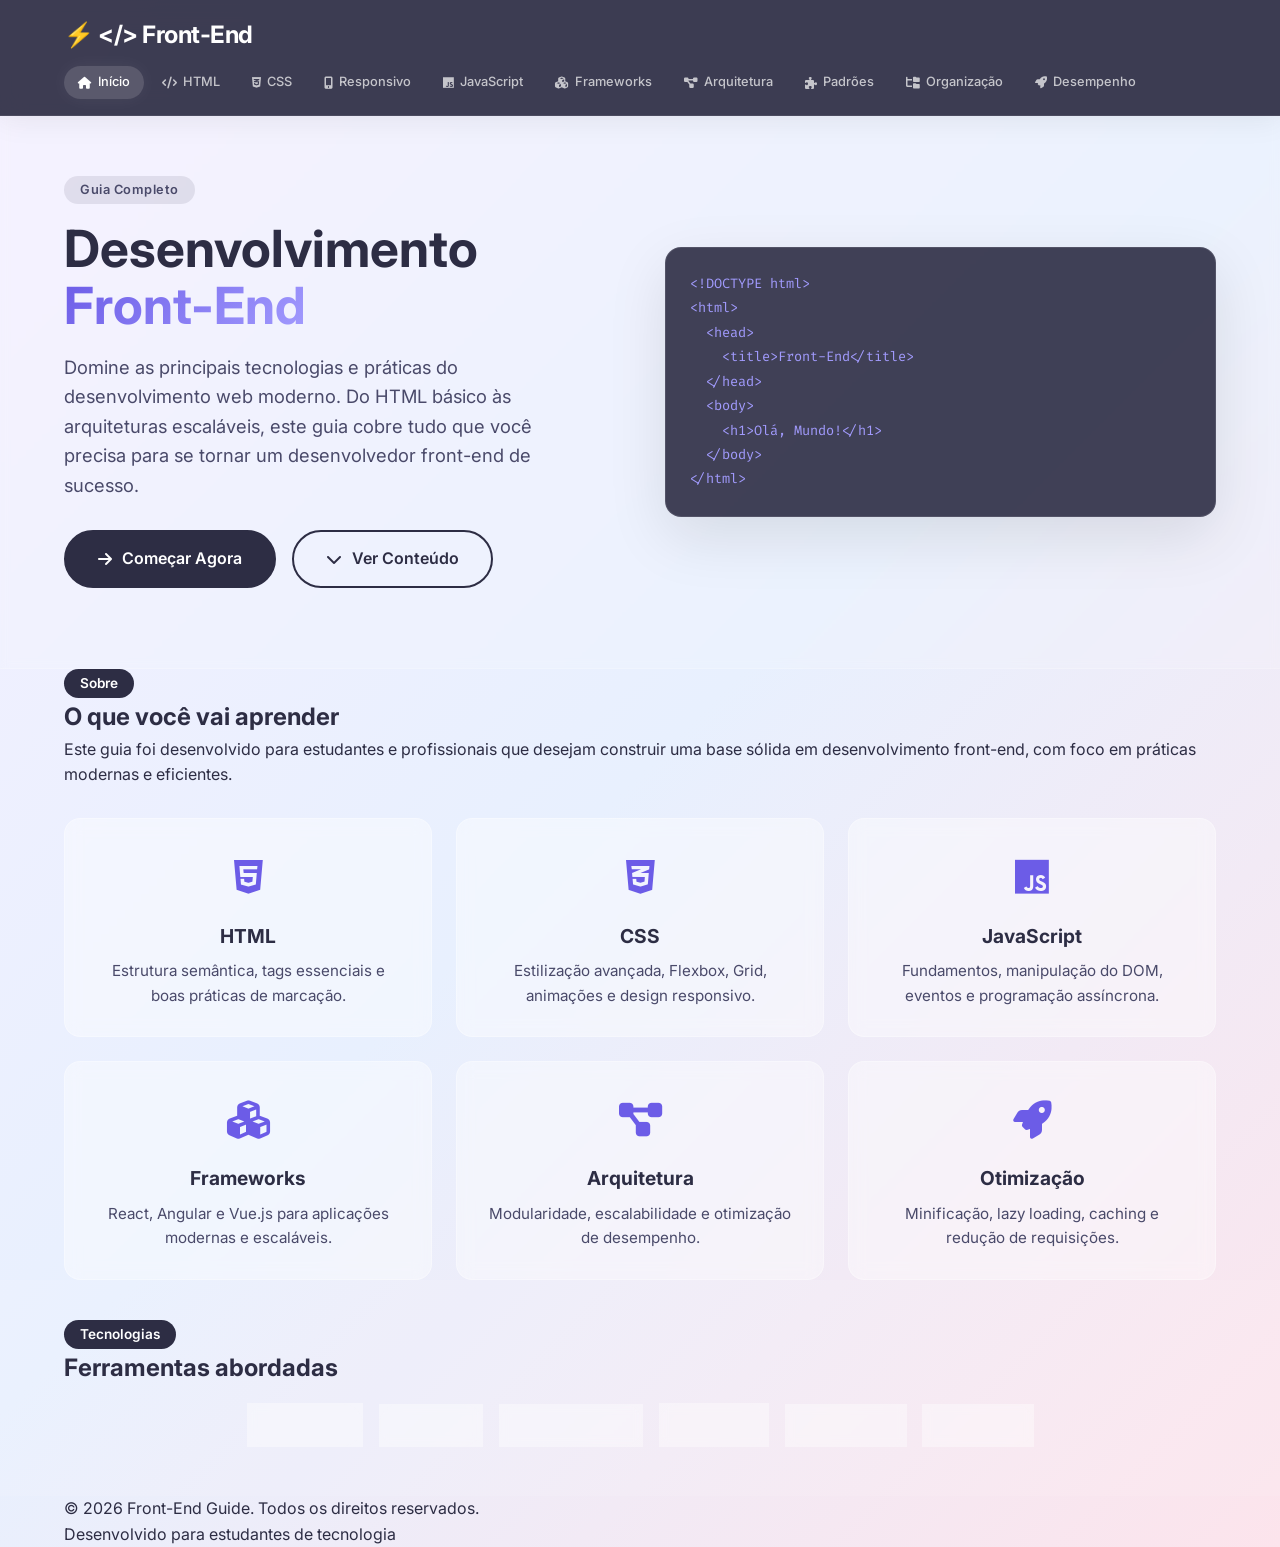
<file: aula1/index.html>
<!DOCTYPE html>
<html lang="pt-BR">
<head>
    <meta charset="UTF-8">
    <meta name="viewport" content="width=device-width, initial-scale=1.0">
    <title>Front-End Guide - Início</title>
    <link rel="stylesheet" href="style.css">
    <link href="https://fonts.googleapis.com/css2?family=Fira+Code:wght@300;400;600;700&family=Inter:wght@300;400;500;600;700&display=swap" rel="stylesheet">
    <link rel="stylesheet" href="https://cdnjs.cloudflare.com/ajax/libs/font-awesome/6.4.0/css/all.min.css">
</head>
<body>

    <!-- ===== HEADER ===== -->
    <header>
        <div class="container header-content">
            <div class="logo">
                <h1>&lt;/&gt; Front-End</h1>
            </div>
            <nav class="main-nav">
                <a href="index.html" class="active"><i class="fas fa-home"></i> Início</a>
                <a href="estrutura-html.html"><i class="fas fa-code"></i> HTML</a>
                <a href="css-avancado.html"><i class="fab fa-css3-alt"></i> CSS</a>
                <a href="responsivo.html"><i class="fas fa-mobile-alt"></i> Responsivo</a>
                <a href="javascript.html"><i class="fab fa-js"></i> JavaScript</a>
                <a href="frameworks.html"><i class="fas fa-cubes"></i> Frameworks</a>
                <a href="arquitetura.html"><i class="fas fa-project-diagram"></i> Arquitetura</a>
                <a href="padroes-projeto.html"><i class="fas fa-puzzle-piece"></i> Padrões</a>
                <a href="organizacao.html"><i class="fas fa-folder-tree"></i> Organização</a>
                <a href="desempenho.html"><i class="fas fa-rocket"></i> Desempenho</a>
            </nav>
        </div>
    </header>

    <!-- ===== HERO ===== -->
    <section class="hero">
        <div class="container hero-content">
            <div class="hero-text">
                <span class="hero-badge">Guia Completo</span>
                <h2>Desenvolvimento <br><span class="highlight-text">Front-End</span></h2>
                <p>
                    Domine as principais tecnologias e práticas do desenvolvimento web moderno.
                    Do HTML básico às arquiteturas escaláveis, este guia cobre tudo que você
                    precisa para se tornar um desenvolvedor front-end de sucesso.
                </p>
                <div class="hero-buttons">
                    <a href="estrutura-html.html" class="btn btn-primary">
                        <i class="fas fa-arrow-right"></i> Começar Agora
                    </a>
                    <a href="#conteudo" class="btn btn-secondary">
                        <i class="fas fa-chevron-down"></i> Ver Conteúdo
                    </a>
                </div>
            </div>
            <div class="hero-image">
                <div class="code-block">
                    <pre><code>&lt;!DOCTYPE html&gt;
&lt;html&gt;
  &lt;head&gt;
    &lt;title&gt;Front-End&lt;/title&gt;
  &lt;/head&gt;
  &lt;body&gt;
    &lt;h1&gt;Olá, Mundo!&lt;/h1&gt;
  &lt;/body&gt;
&lt;/html&gt;</code></pre>
                </div>
            </div>
        </div>
    </section>

    <!-- ===== SEÇÃO: SOBRE O GUIA ===== -->
    <section id="conteudo" class="about-section">
        <div class="container">
            <div class="section-header">
                <span class="badge">Sobre</span>
                <h2>O que você vai aprender</h2>
            </div>
            <p class="section-description">
                Este guia foi desenvolvido para estudantes e profissionais que desejam
                construir uma base sólida em desenvolvimento front-end, com foco em
                práticas modernas e eficientes.
            </p>

            <div class="features-grid">
                <div class="feature-card">
                    <div class="feature-icon"><i class="fab fa-html5"></i></div>
                    <h3>HTML</h3>
                    <p>Estrutura semântica, tags essenciais e boas práticas de marcação.</p>
                </div>
                <div class="feature-card">
                    <div class="feature-icon"><i class="fab fa-css3-alt"></i></div>
                    <h3>CSS</h3>
                    <p>Estilização avançada, Flexbox, Grid, animações e design responsivo.</p>
                </div>
                <div class="feature-card">
                    <div class="feature-icon"><i class="fab fa-js"></i></div>
                    <h3>JavaScript</h3>
                    <p>Fundamentos, manipulação do DOM, eventos e programação assíncrona.</p>
                </div>
                <div class="feature-card">
                    <div class="feature-icon"><i class="fas fa-cubes"></i></div>
                    <h3>Frameworks</h3>
                    <p>React, Angular e Vue.js para aplicações modernas e escaláveis.</p>
                </div>
                <div class="feature-card">
                    <div class="feature-icon"><i class="fas fa-project-diagram"></i></div>
                    <h3>Arquitetura</h3>
                    <p>Modularidade, escalabilidade e otimização de desempenho.</p>
                </div>
                <div class="feature-card">
                    <div class="feature-icon"><i class="fas fa-rocket"></i></div>
                    <h3>Otimização</h3>
                    <p>Minificação, lazy loading, caching e redução de requisições.</p>
                </div>
            </div>
        </div>
    </section>

    <!-- ===== SEÇÃO: TECNOLOGIAS ===== -->
    <section class="tech-stack">
        <div class="container">
            <div class="section-header">
                <span class="badge">Tecnologias</span>
                <h2>Ferramentas abordadas</h2>
            </div>
            <div class="tech-icons">
                <span><i class="fab fa-html5"></i> HTML5</span>
                <span><i class="fab fa-css3-alt"></i> CSS3</span>
                <span><i class="fab fa-js"></i> JavaScript</span>
                <span><i class="fab fa-react"></i> React</span>
                <span><i class="fab fa-angular"></i> Angular</span>
                <span><i class="fab fa-vuejs"></i> Vue.js</span>
            </div>
        </div>
    </section>

    <!-- ===== FOOTER ===== -->
    <footer>
        <div class="container footer-content">
            <p>&copy; 2026 Front-End Guide. Todos os direitos reservados.</p>
            <p class="footer-tag">Desenvolvido para estudantes de tecnologia</p>
        </div>
    </footer>

</body>
</html>
</file>
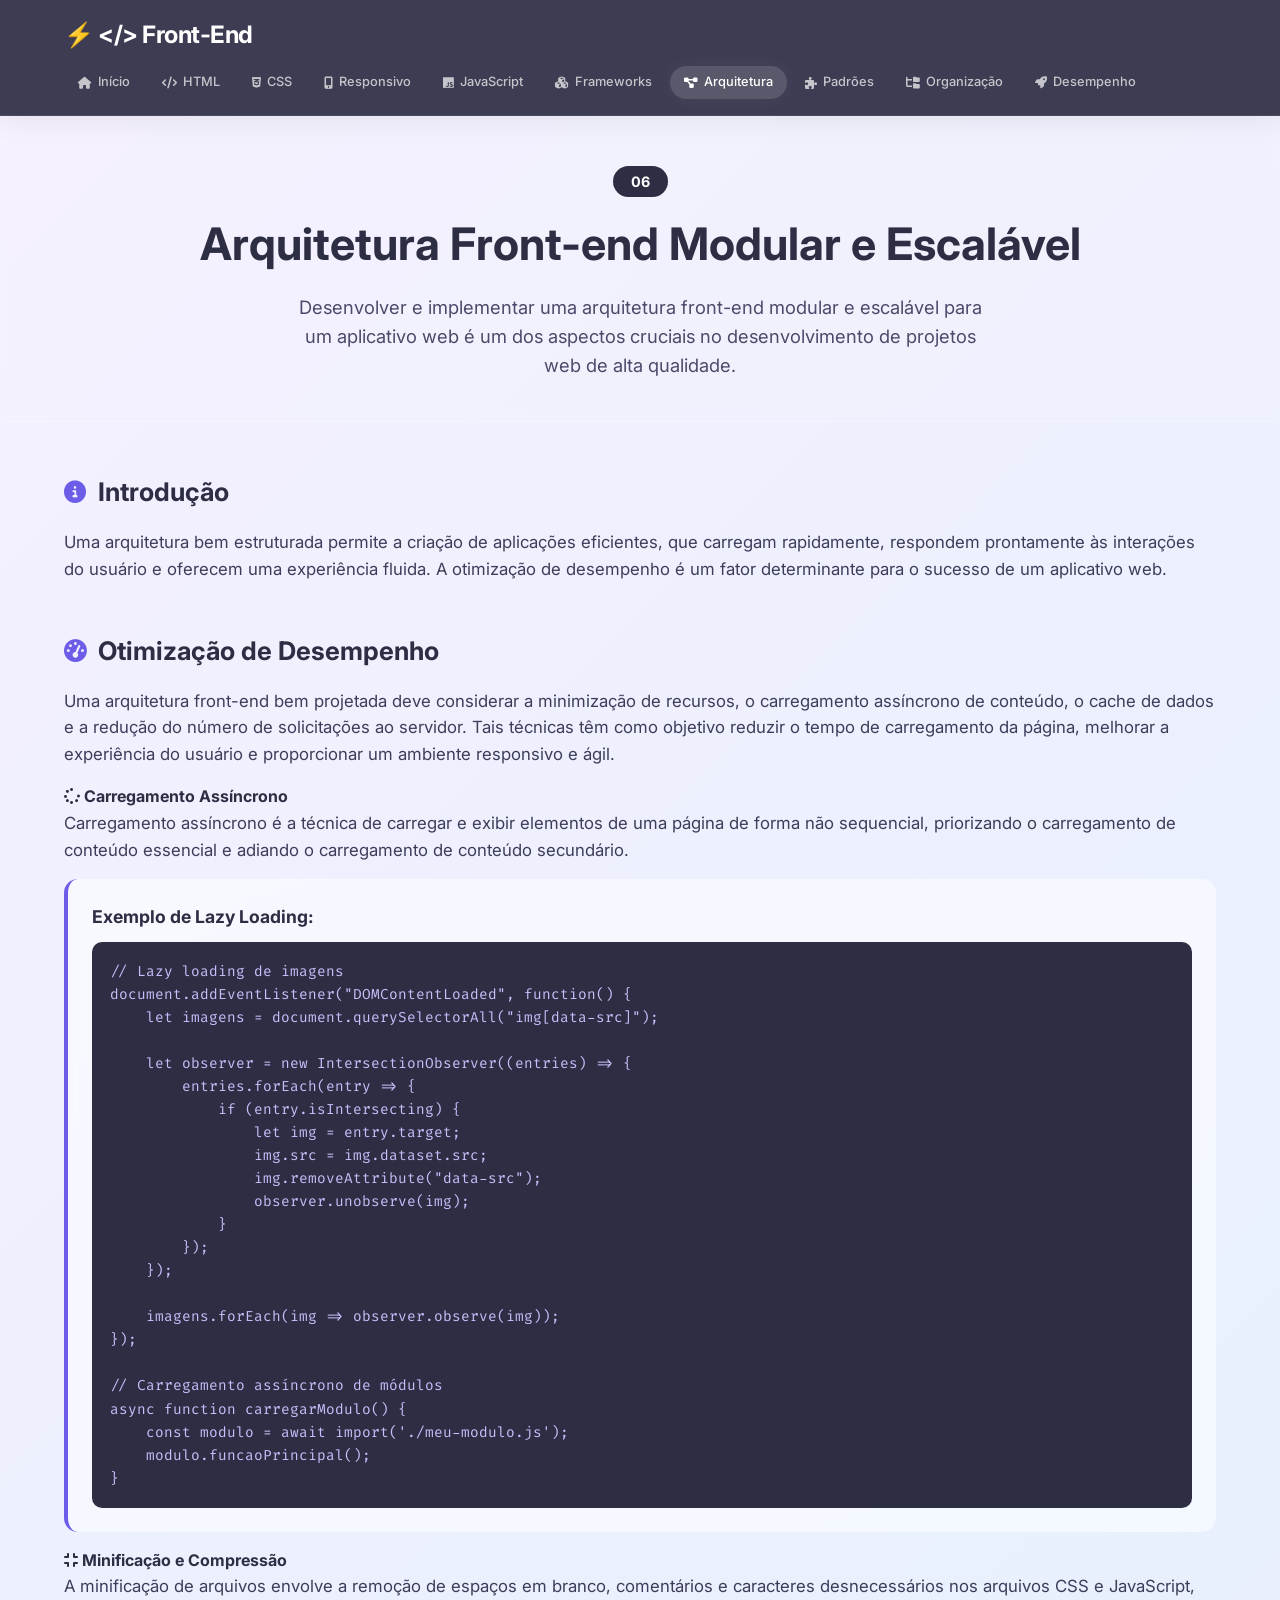
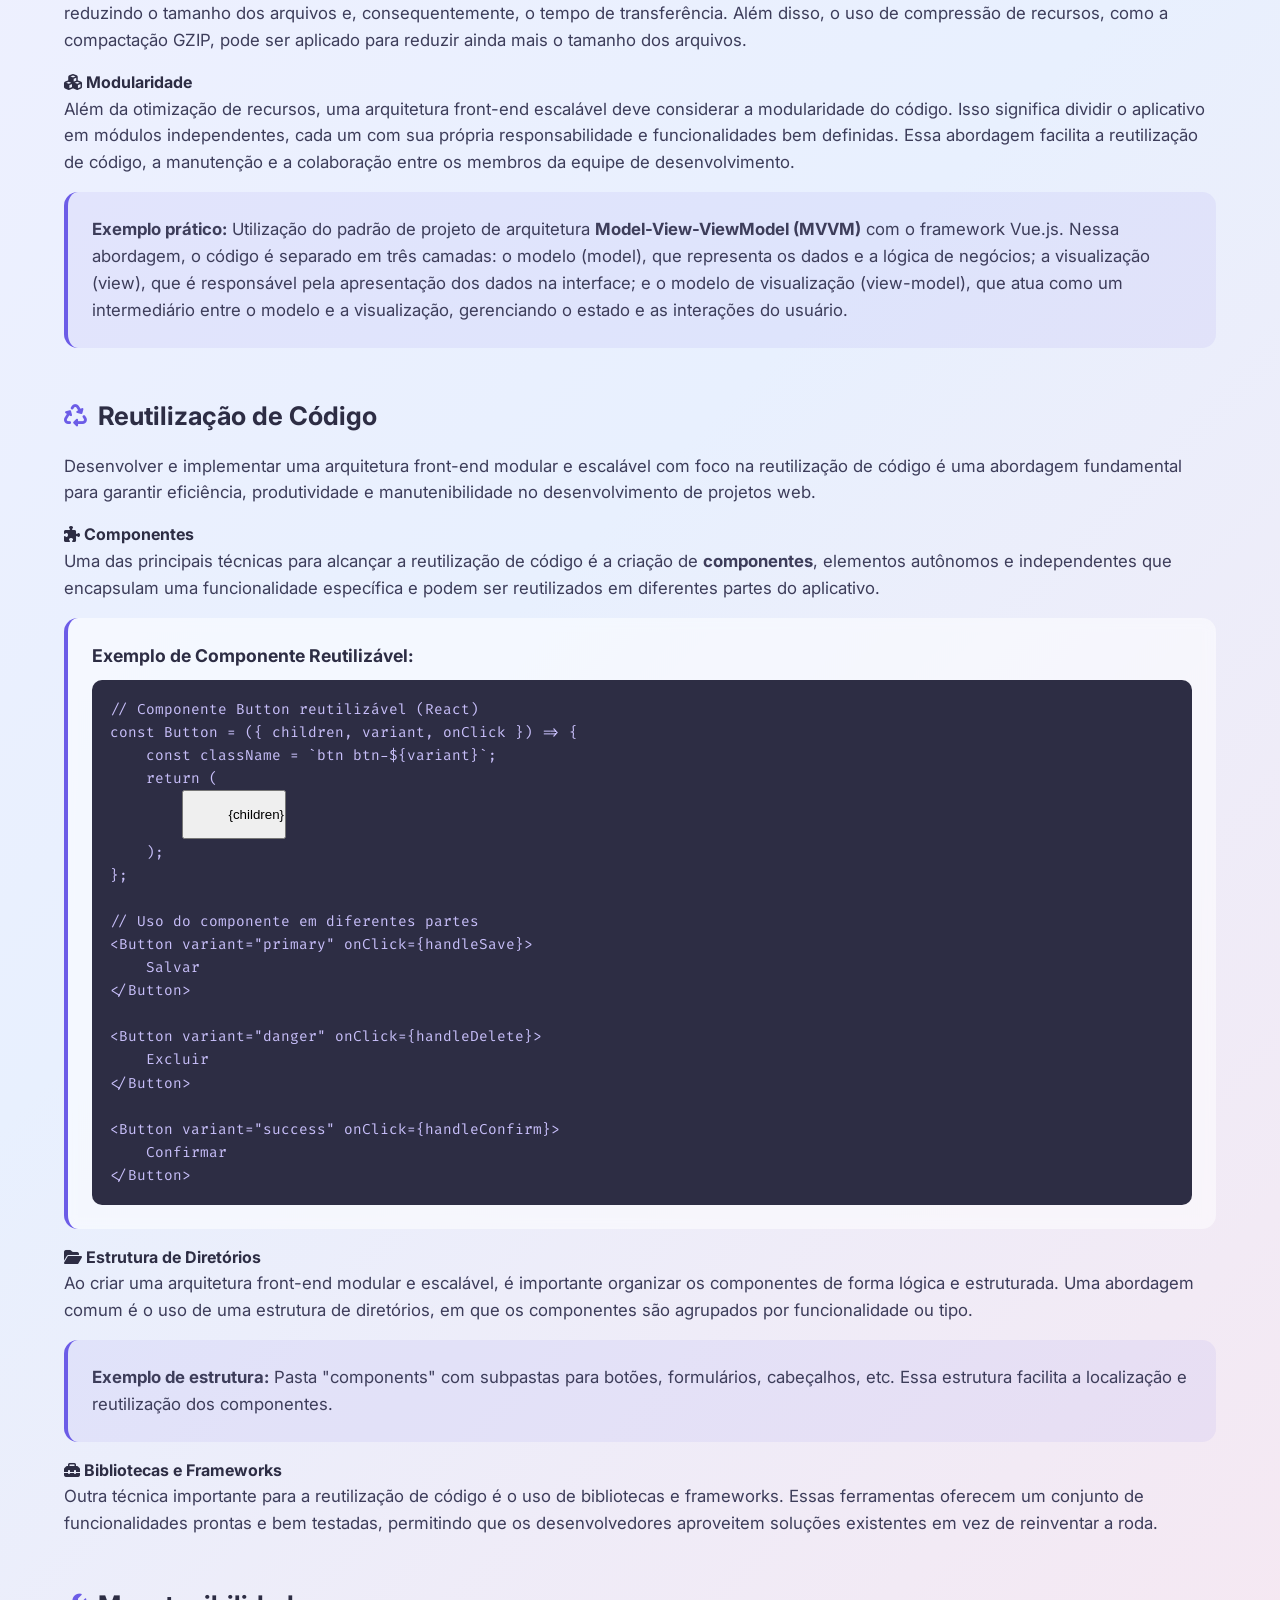
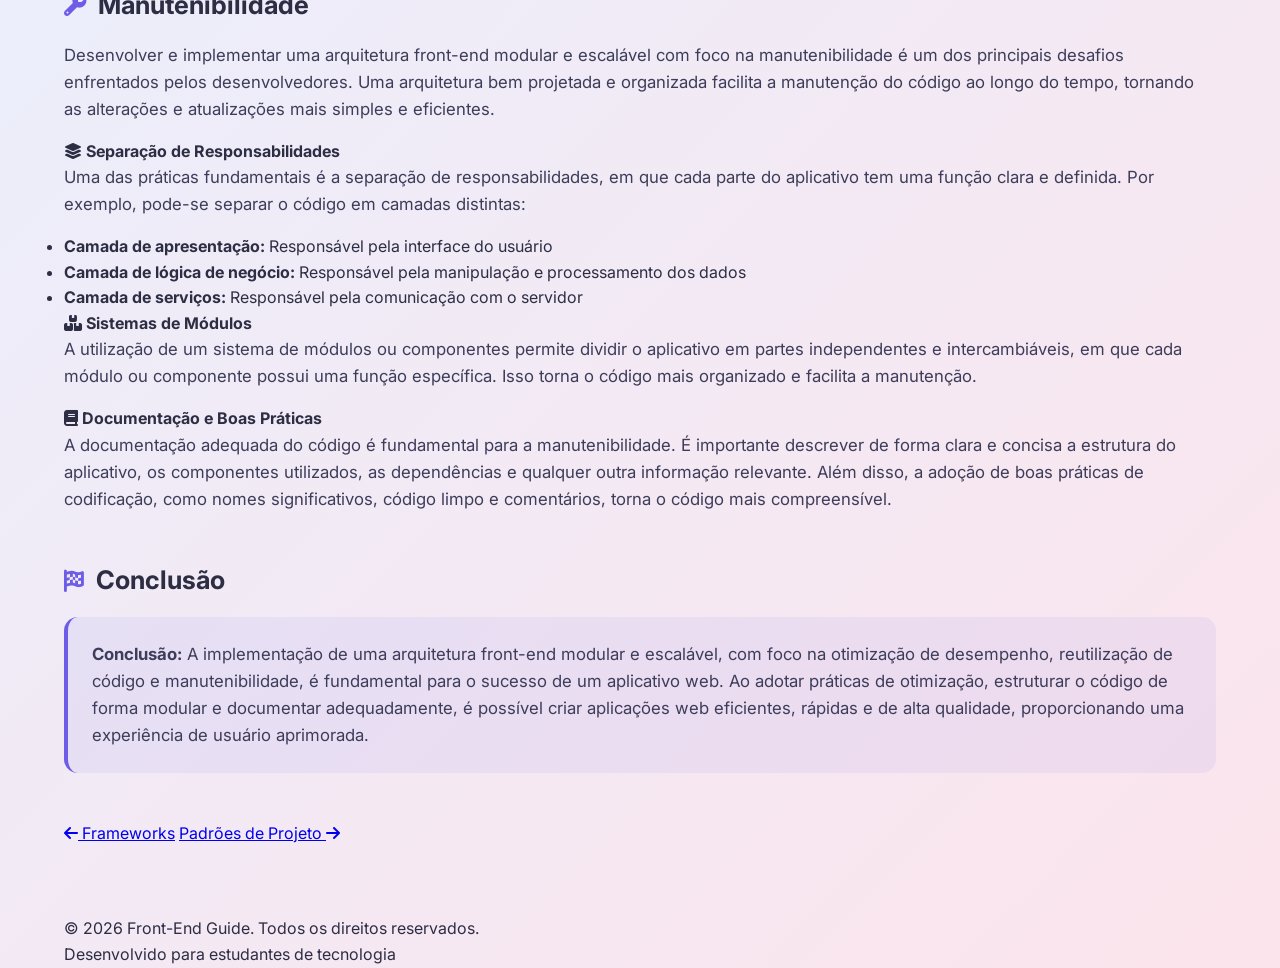
<file: aula1/arquitetura.html>
<!DOCTYPE html>
<html lang="pt-BR">
<head>
    <meta charset="UTF-8">
    <meta name="viewport" content="width=device-width, initial-scale=1.0">
    <title>Arquitetura Front-end - Front-End Guide</title>
    <link rel="stylesheet" href="style.css">
    <link href="https://fonts.googleapis.com/css2?family=Fira+Code:wght@300;400;600;700&family=Inter:wght@300;400;500;600;700&display=swap" rel="stylesheet">
    <link rel="stylesheet" href="https://cdnjs.cloudflare.com/ajax/libs/font-awesome/6.4.0/css/all.min.css">
</head>
<body>

    <!-- ===== HEADER ===== -->
    <header>
        <div class="container header-content">
            <div class="logo">
                <h1>&lt;/&gt; Front-End</h1>
            </div>
            <nav class="main-nav">
                <a href="index.html"><i class="fas fa-home"></i> Início</a>
                <a href="estrutura-html.html"><i class="fas fa-code"></i> HTML</a>
                <a href="css-avancado.html"><i class="fab fa-css3-alt"></i> CSS</a>
                <a href="responsivo.html"><i class="fas fa-mobile-alt"></i> Responsivo</a>
                <a href="javascript.html"><i class="fab fa-js"></i> JavaScript</a>
                <a href="frameworks.html"><i class="fas fa-cubes"></i> Frameworks</a>
                <a href="arquitetura.html" class="active"><i class="fas fa-project-diagram"></i> Arquitetura</a>
                <a href="padroes-projeto.html"><i class="fas fa-puzzle-piece"></i> Padrões</a>
                <a href="organizacao.html"><i class="fas fa-folder-tree"></i> Organização</a>
                <a href="desempenho.html"><i class="fas fa-rocket"></i> Desempenho</a>
            </nav>
        </div>
    </header>

    <!-- ===== HERO ===== -->
    <section class="page-hero">
        <div class="container">
            <span class="badge">06</span>
            <h2>Arquitetura Front-end Modular e Escalável</h2>
            <p>
                Desenvolver e implementar uma arquitetura front-end modular e escalável
                para um aplicativo web é um dos aspectos cruciais no desenvolvimento de
                projetos web de alta qualidade.
            </p>
        </div>
    </section>

    <!-- ===== CONTEÚDO PRINCIPAL ===== -->
    <main class="page-content">
        <div class="container">

            <!-- INTRODUÇÃO -->
            <section class="content-section">
                <h3><i class="fas fa-info-circle"></i> Introdução</h3>
                <p>
                    Uma arquitetura bem estruturada permite a criação de aplicações
                    eficientes, que carregam rapidamente, respondem prontamente às interações
                    do usuário e oferecem uma experiência fluida. A otimização de desempenho
                    é um fator determinante para o sucesso de um aplicativo web.
                </p>
            </section>

            <!-- OTIMIZAÇÃO DE DESEMPENHO -->
            <section class="content-section">
                <h3><i class="fas fa-gauge-high"></i> Otimização de Desempenho</h3>
                <p>
                    Uma arquitetura front-end bem projetada deve considerar a minimização de
                    recursos, o carregamento assíncrono de conteúdo, o cache de dados e a
                    redução do número de solicitações ao servidor. Tais técnicas têm como
                    objetivo reduzir o tempo de carregamento da página, melhorar a experiência
                    do usuário e proporcionar um ambiente responsivo e ágil.
                </p>

                <h4><i class="fas fa-spinner"></i> Carregamento Assíncrono</h4>
                <p>
                    Carregamento assíncrono é a técnica de carregar e exibir elementos de uma
                    página de forma não sequencial, priorizando o carregamento de conteúdo
                    essencial e adiando o carregamento de conteúdo secundário.
                </p>

                <div class="example-box">
                    <h4>Exemplo de Lazy Loading:</h4>
                    <pre><code>// Lazy loading de imagens
document.addEventListener("DOMContentLoaded", function() {
    let imagens = document.querySelectorAll("img[data-src]");

    let observer = new IntersectionObserver((entries) => {
        entries.forEach(entry => {
            if (entry.isIntersecting) {
                let img = entry.target;
                img.src = img.dataset.src;
                img.removeAttribute("data-src");
                observer.unobserve(img);
            }
        });
    });

    imagens.forEach(img => observer.observe(img));
});

// Carregamento assíncrono de módulos
async function carregarModulo() {
    const modulo = await import('./meu-modulo.js');
    modulo.funcaoPrincipal();
}</code></pre>
                </div>

                <h4><i class="fas fa-compress"></i> Minificação e Compressão</h4>
                <p>
                    A minificação de arquivos envolve a remoção de espaços em branco,
                    comentários e caracteres desnecessários nos arquivos CSS e JavaScript,
                    reduzindo o tamanho dos arquivos e, consequentemente, o tempo de
                    transferência. Além disso, o uso de compressão de recursos, como a
                    compactação GZIP, pode ser aplicado para reduzir ainda mais o tamanho
                    dos arquivos.
                </p>

                <h4><i class="fas fa-cubes"></i> Modularidade</h4>
                <p>
                    Além da otimização de recursos, uma arquitetura front-end escalável deve
                    considerar a modularidade do código. Isso significa dividir o aplicativo
                    em módulos independentes, cada um com sua própria responsabilidade e
                    funcionalidades bem definidas. Essa abordagem facilita a reutilização de
                    código, a manutenção e a colaboração entre os membros da equipe de
                    desenvolvimento.
                </p>

                <div class="highlight-box">
                    <p>
                        <strong>Exemplo prático:</strong> Utilização do padrão de projeto de
                        arquitetura <strong>Model-View-ViewModel (MVVM)</strong> com o framework
                        Vue.js. Nessa abordagem, o código é separado em três camadas:
                        o modelo (model), que representa os dados e a lógica de negócios;
                        a visualização (view), que é responsável pela apresentação dos dados
                        na interface; e o modelo de visualização (view-model), que atua como
                        um intermediário entre o modelo e a visualização, gerenciando o estado
                        e as interações do usuário.
                    </p>
                </div>
            </section>

            <!-- REUTILIZAÇÃO DE CÓDIGO -->
            <section class="content-section">
                <h3><i class="fas fa-recycle"></i> Reutilização de Código</h3>
                <p>
                    Desenvolver e implementar uma arquitetura front-end modular e escalável
                    com foco na reutilização de código é uma abordagem fundamental para
                    garantir eficiência, produtividade e manutenibilidade no desenvolvimento
                    de projetos web.
                </p>

                <h4><i class="fas fa-puzzle-piece"></i> Componentes</h4>
                <p>
                    Uma das principais técnicas para alcançar a reutilização de código é a
                    criação de <strong>componentes</strong>, elementos autônomos e
                    independentes que encapsulam uma funcionalidade específica e podem ser
                    reutilizados em diferentes partes do aplicativo.
                </p>

                <div class="example-box">
                    <h4>Exemplo de Componente Reutilizável:</h4>
                    <pre><code>// Componente Button reutilizável (React)
const Button = ({ children, variant, onClick }) => {
    const className = `btn btn-${variant}`;
    return (
        <button className={className} onClick={onClick}>
            {children}
        </button>
    );
};

// Uso do componente em diferentes partes
&lt;Button variant="primary" onClick={handleSave}&gt;
    Salvar
&lt;/Button&gt;

&lt;Button variant="danger" onClick={handleDelete}&gt;
    Excluir
&lt;/Button&gt;

&lt;Button variant="success" onClick={handleConfirm}&gt;
    Confirmar
&lt;/Button&gt;</code></pre>
                </div>

                <h4><i class="fas fa-folder-open"></i> Estrutura de Diretórios</h4>
                <p>
                    Ao criar uma arquitetura front-end modular e escalável, é importante
                    organizar os componentes de forma lógica e estruturada. Uma abordagem
                    comum é o uso de uma estrutura de diretórios, em que os componentes são
                    agrupados por funcionalidade ou tipo.
                </p>
                <div class="highlight-box">
                    <p>
                        <strong>Exemplo de estrutura:</strong> Pasta "components" com
                        subpastas para botões, formulários, cabeçalhos, etc. Essa estrutura
                        facilita a localização e reutilização dos componentes.
                    </p>
                </div>

                <h4><i class="fas fa-toolbox"></i> Bibliotecas e Frameworks</h4>
                <p>
                    Outra técnica importante para a reutilização de código é o uso de
                    bibliotecas e frameworks. Essas ferramentas oferecem um conjunto de
                    funcionalidades prontas e bem testadas, permitindo que os desenvolvedores
                    aproveitem soluções existentes em vez de reinventar a roda.
                </p>
            </section>

            <!-- MANUTENIBILIDADE -->
            <section class="content-section">
                <h3><i class="fas fa-wrench"></i> Manutenibilidade</h3>
                <p>
                    Desenvolver e implementar uma arquitetura front-end modular e escalável
                    com foco na manutenibilidade é um dos principais desafios enfrentados
                    pelos desenvolvedores. Uma arquitetura bem projetada e organizada facilita
                    a manutenção do código ao longo do tempo, tornando as alterações e
                    atualizações mais simples e eficientes.
                </p>

                <h4><i class="fas fa-layer-group"></i> Separação de Responsabilidades</h4>
                <p>
                    Uma das práticas fundamentais é a separação de responsabilidades, em que
                    cada parte do aplicativo tem uma função clara e definida. Por exemplo,
                    pode-se separar o código em camadas distintas:
                </p>
                <ul>
                    <li>
                        <strong>Camada de apresentação:</strong> Responsável pela interface do usuário
                    </li>
                    <li>
                        <strong>Camada de lógica de negócio:</strong> Responsável pela manipulação e processamento dos dados
                    </li>
                    <li>
                        <strong>Camada de serviços:</strong> Responsável pela comunicação com o servidor
                    </li>
                </ul>

                <h4><i class="fas fa-boxes"></i> Sistemas de Módulos</h4>
                <p>
                    A utilização de um sistema de módulos ou componentes permite dividir o
                    aplicativo em partes independentes e intercambiáveis, em que cada módulo
                    ou componente possui uma função específica. Isso torna o código mais
                    organizado e facilita a manutenção.
                </p>

                <h4><i class="fas fa-book"></i> Documentação e Boas Práticas</h4>
                <p>
                    A documentação adequada do código é fundamental para a manutenibilidade.
                    É importante descrever de forma clara e concisa a estrutura do aplicativo,
                    os componentes utilizados, as dependências e qualquer outra informação
                    relevante. Além disso, a adoção de boas práticas de codificação, como
                    nomes significativos, código limpo e comentários, torna o código mais
                    compreensível.
                </p>
            </section>

            <!-- CONCLUSÃO -->
            <section class="content-section">
                <h3><i class="fas fa-flag-checkered"></i> Conclusão</h3>
                <div class="highlight-box final">
                    <p>
                        <strong>Conclusão:</strong> A implementação de uma arquitetura front-end
                        modular e escalável, com foco na otimização de desempenho, reutilização
                        de código e manutenibilidade, é fundamental para o sucesso de um
                        aplicativo web. Ao adotar práticas de otimização, estruturar o código
                        de forma modular e documentar adequadamente, é possível criar aplicações
                        web eficientes, rápidas e de alta qualidade, proporcionando uma
                        experiência de usuário aprimorada.
                    </p>
                </div>
            </section>

            <!-- NAVEGAÇÃO -->
            <div class="page-navigation">
                <a href="frameworks.html" class="nav-btn prev"><i class="fas fa-arrow-left"></i> Frameworks</a>
                <a href="padroes-projeto.html" class="nav-btn next">Padrões de Projeto <i class="fas fa-arrow-right"></i></a>
            </div>

        </div>
    </main>

    <!-- ===== FOOTER ===== -->
    <footer>
        <div class="container footer-content">
            <p>&copy; 2026 Front-End Guide. Todos os direitos reservados.</p>
            <p class="footer-tag">Desenvolvido para estudantes de tecnologia</p>
        </div>
    </footer>

</body>
</html>
</file>
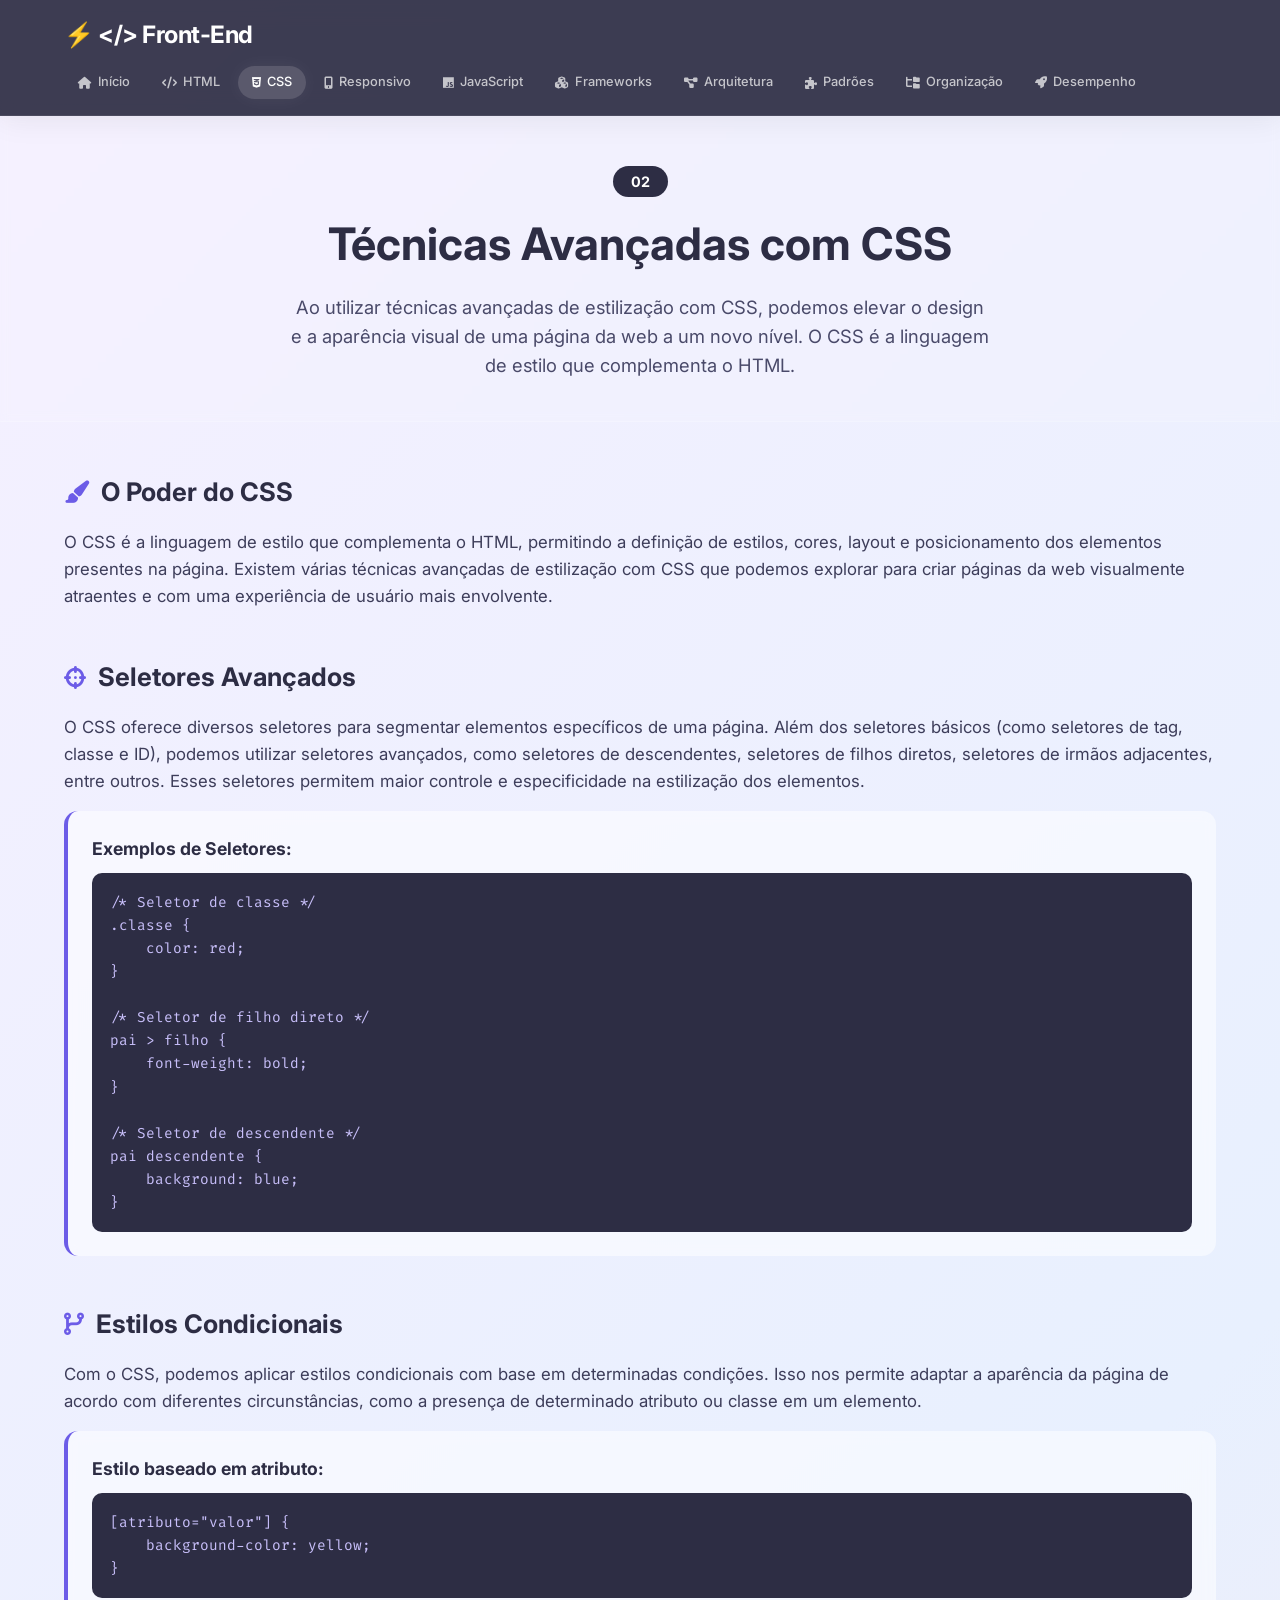
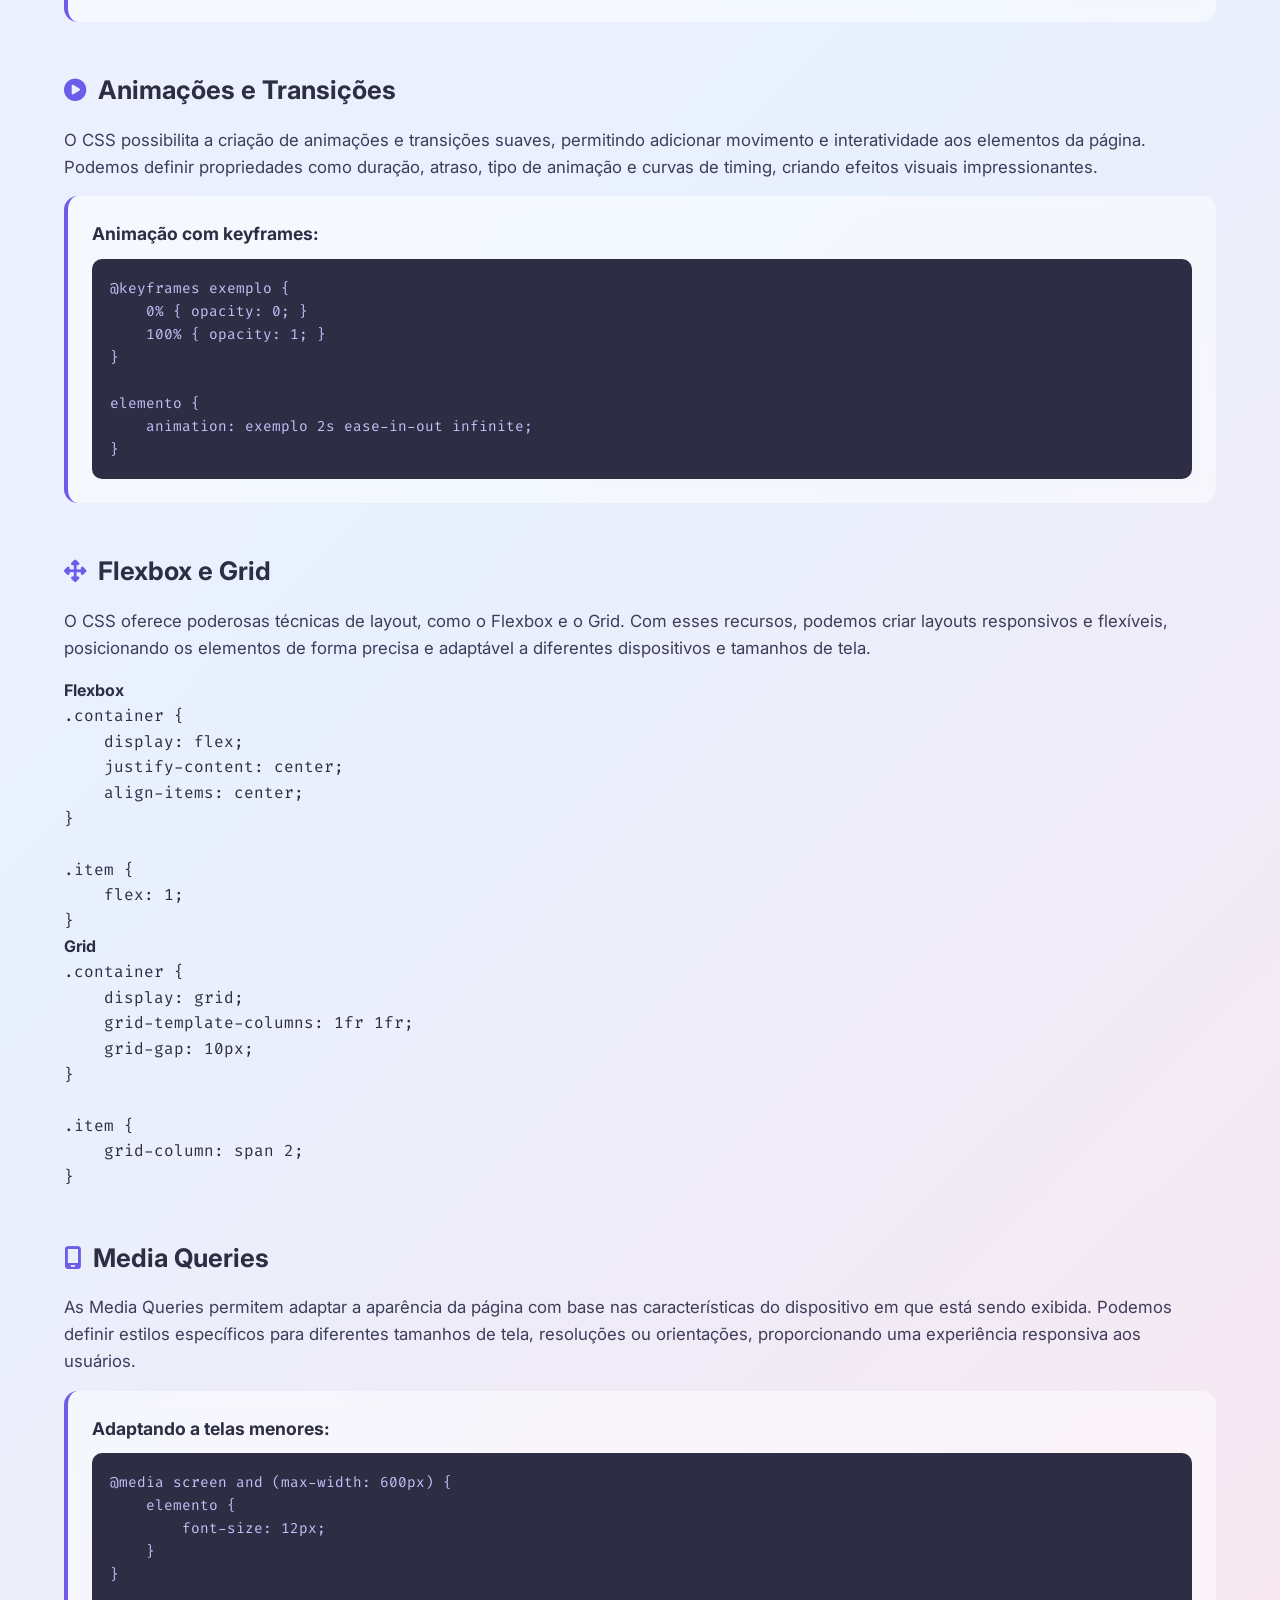
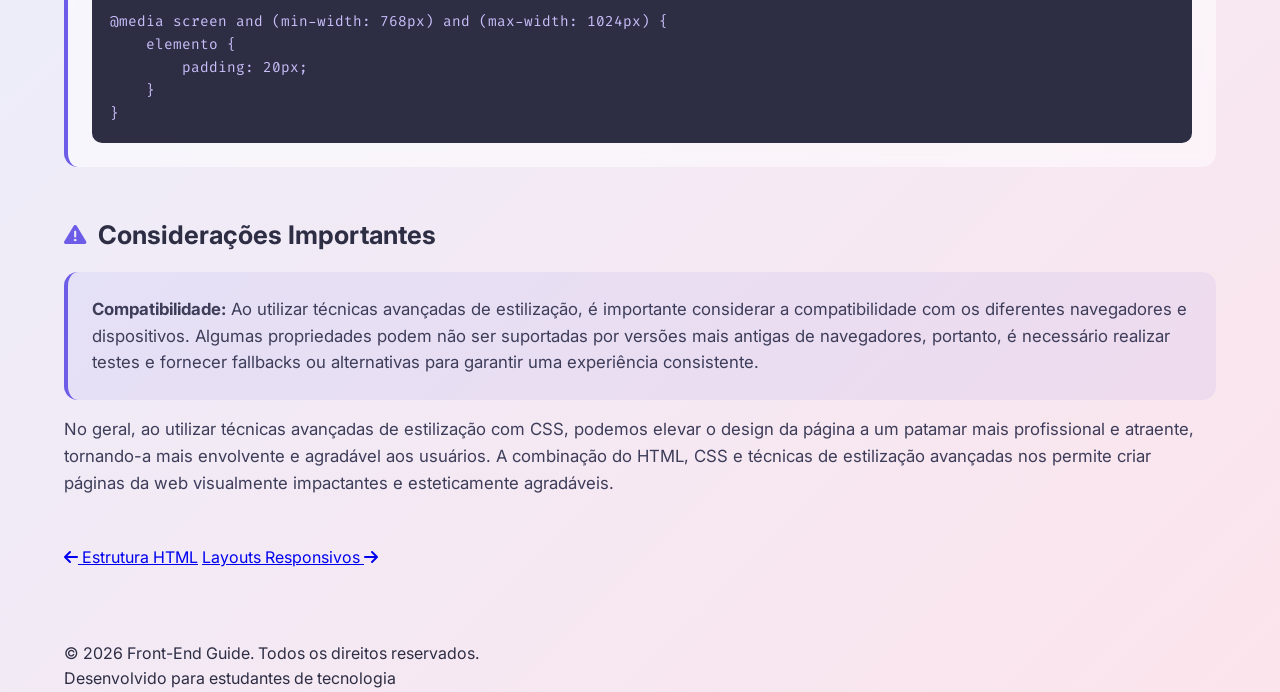
<file: aula1/css-avancado.html>
<!DOCTYPE html>
<html lang="pt-BR">
<head>
    <meta charset="UTF-8">
    <meta name="viewport" content="width=device-width, initial-scale=1.0">
    <title>CSS Avançado - Front-End Guide</title>
    <link rel="stylesheet" href="style.css">
    <link href="https://fonts.googleapis.com/css2?family=Fira+Code:wght@300;400;600;700&family=Inter:wght@300;400;500;600;700&display=swap" rel="stylesheet">
    <link rel="stylesheet" href="https://cdnjs.cloudflare.com/ajax/libs/font-awesome/6.4.0/css/all.min.css">
</head>
<body>

    <!-- ===== HEADER ===== -->
    <header>
        <div class="container header-content">
            <div class="logo">
                <h1>&lt;/&gt; Front-End</h1>
            </div>
            <nav class="main-nav">
                <a href="index.html"><i class="fas fa-home"></i> Início</a>
                <a href="estrutura-html.html"><i class="fas fa-code"></i> HTML</a>
                <a href="css-avancado.html" class="active"><i class="fab fa-css3-alt"></i> CSS</a>
                <a href="responsivo.html"><i class="fas fa-mobile-alt"></i> Responsivo</a>
                <a href="javascript.html"><i class="fab fa-js"></i> JavaScript</a>
                <a href="frameworks.html"><i class="fas fa-cubes"></i> Frameworks</a>
                <a href="arquitetura.html"><i class="fas fa-project-diagram"></i> Arquitetura</a>
                <a href="padroes-projeto.html"><i class="fas fa-puzzle-piece"></i> Padrões</a>
                <a href="organizacao.html"><i class="fas fa-folder-tree"></i> Organização</a>
                <a href="desempenho.html"><i class="fas fa-rocket"></i> Desempenho</a>
            </nav>
        </div>
    </header>

    <!-- ===== HERO ===== -->
    <section class="page-hero">
        <div class="container">
            <span class="badge">02</span>
            <h2>Técnicas Avançadas com CSS</h2>
            <p>
                Ao utilizar técnicas avançadas de estilização com CSS, podemos elevar
                o design e a aparência visual de uma página da web a um novo nível.
                O CSS é a linguagem de estilo que complementa o HTML.
            </p>
        </div>
    </section>

    <!-- ===== CONTEÚDO PRINCIPAL ===== -->
    <main class="page-content">
        <div class="container">

            <!-- INTRODUÇÃO -->
            <section class="content-section">
                <h3><i class="fas fa-paint-brush"></i> O Poder do CSS</h3>
                <p>
                    O CSS é a linguagem de estilo que complementa o HTML, permitindo a
                    definição de estilos, cores, layout e posicionamento dos elementos
                    presentes na página. Existem várias técnicas avançadas de estilização
                    com CSS que podemos explorar para criar páginas da web visualmente
                    atraentes e com uma experiência de usuário mais envolvente.
                </p>
            </section>

            <!-- SELETORES AVANÇADOS -->
            <section class="content-section">
                <h3><i class="fas fa-crosshairs"></i> Seletores Avançados</h3>
                <p>
                    O CSS oferece diversos seletores para segmentar elementos específicos
                    de uma página. Além dos seletores básicos (como seletores de tag,
                    classe e ID), podemos utilizar seletores avançados, como seletores de
                    descendentes, seletores de filhos diretos, seletores de irmãos
                    adjacentes, entre outros. Esses seletores permitem maior controle e
                    especificidade na estilização dos elementos.
                </p>
                <div class="example-box">
                    <h4>Exemplos de Seletores:</h4>
                    <pre><code>/* Seletor de classe */
.classe {
    color: red;
}

/* Seletor de filho direto */
pai > filho {
    font-weight: bold;
}

/* Seletor de descendente */
pai descendente {
    background: blue;
}</code></pre>
                </div>
            </section>

            <!-- ESTILOS CONDICIONAIS -->
            <section class="content-section">
                <h3><i class="fas fa-code-branch"></i> Estilos Condicionais</h3>
                <p>
                    Com o CSS, podemos aplicar estilos condicionais com base em determinadas
                    condições. Isso nos permite adaptar a aparência da página de acordo com
                    diferentes circunstâncias, como a presença de determinado atributo ou
                    classe em um elemento.
                </p>
                <div class="example-box">
                    <h4>Estilo baseado em atributo:</h4>
                    <pre><code>[atributo="valor"] {
    background-color: yellow;
}</code></pre>
                </div>
            </section>

            <!-- ANIMAÇÕES -->
            <section class="content-section">
                <h3><i class="fas fa-play-circle"></i> Animações e Transições</h3>
                <p>
                    O CSS possibilita a criação de animações e transições suaves,
                    permitindo adicionar movimento e interatividade aos elementos da página.
                    Podemos definir propriedades como duração, atraso, tipo de animação e
                    curvas de timing, criando efeitos visuais impressionantes.
                </p>
                <div class="example-box">
                    <h4>Animação com keyframes:</h4>
                    <pre><code>@keyframes exemplo {
    0% { opacity: 0; }
    100% { opacity: 1; }
}

elemento {
    animation: exemplo 2s ease-in-out infinite;
}</code></pre>
                </div>
            </section>

            <!-- FLEXBOX E GRID -->
            <section class="content-section">
                <h3><i class="fas fa-arrows-alt"></i> Flexbox e Grid</h3>
                <p>
                    O CSS oferece poderosas técnicas de layout, como o Flexbox e o Grid.
                    Com esses recursos, podemos criar layouts responsivos e flexíveis,
                    posicionando os elementos de forma precisa e adaptável a diferentes
                    dispositivos e tamanhos de tela.
                </p>
                <div class="flex-grid-demo">
                    <article class="demo-card">
                        <h4>Flexbox</h4>
                        <pre><code>.container {
    display: flex;
    justify-content: center;
    align-items: center;
}

.item {
    flex: 1;
}</code></pre>
                    </article>
                    <article class="demo-card">
                        <h4>Grid</h4>
                        <pre><code>.container {
    display: grid;
    grid-template-columns: 1fr 1fr;
    grid-gap: 10px;
}

.item {
    grid-column: span 2;
}</code></pre>
                    </article>
                </div>
            </section>

            <!-- MEDIA QUERIES -->
            <section class="content-section">
                <h3><i class="fas fa-mobile-screen"></i> Media Queries</h3>
                <p>
                    As Media Queries permitem adaptar a aparência da página com base nas
                    características do dispositivo em que está sendo exibida. Podemos
                    definir estilos específicos para diferentes tamanhos de tela,
                    resoluções ou orientações, proporcionando uma experiência responsiva
                    aos usuários.
                </p>
                <div class="example-box">
                    <h4>Adaptando a telas menores:</h4>
                    <pre><code>@media screen and (max-width: 600px) {
    elemento {
        font-size: 12px;
    }
}

@media screen and (min-width: 768px) and (max-width: 1024px) {
    elemento {
        padding: 20px;
    }
}</code></pre>
                </div>
            </section>

            <!-- CONSIDERAÇÕES -->
            <section class="content-section">
                <h3><i class="fas fa-exclamation-triangle"></i> Considerações Importantes</h3>
                <div class="highlight-box">
                    <p>
                        <strong>Compatibilidade:</strong> Ao utilizar técnicas avançadas de
                        estilização, é importante considerar a compatibilidade com os diferentes
                        navegadores e dispositivos. Algumas propriedades podem não ser suportadas
                        por versões mais antigas de navegadores, portanto, é necessário realizar
                        testes e fornecer fallbacks ou alternativas para garantir uma experiência
                        consistente.
                    </p>
                </div>
                <p>
                    No geral, ao utilizar técnicas avançadas de estilização com CSS, podemos
                    elevar o design da página a um patamar mais profissional e atraente,
                    tornando-a mais envolvente e agradável aos usuários. A combinação do HTML,
                    CSS e técnicas de estilização avançadas nos permite criar páginas da web
                    visualmente impactantes e esteticamente agradáveis.
                </p>
            </section>

            <!-- NAVEGAÇÃO -->
            <div class="page-navigation">
                <a href="estrutura-html.html" class="nav-btn prev"><i class="fas fa-arrow-left"></i> Estrutura HTML</a>
                <a href="responsivo.html" class="nav-btn next">Layouts Responsivos <i class="fas fa-arrow-right"></i></a>
            </div>

        </div>
    </main>

    <!-- ===== FOOTER ===== -->
    <footer>
        <div class="container footer-content">
            <p>&copy; 2026 Front-End Guide. Todos os direitos reservados.</p>
            <p class="footer-tag">Desenvolvido para estudantes de tecnologia</p>
        </div>
    </footer>

</body>
</html>
</file>
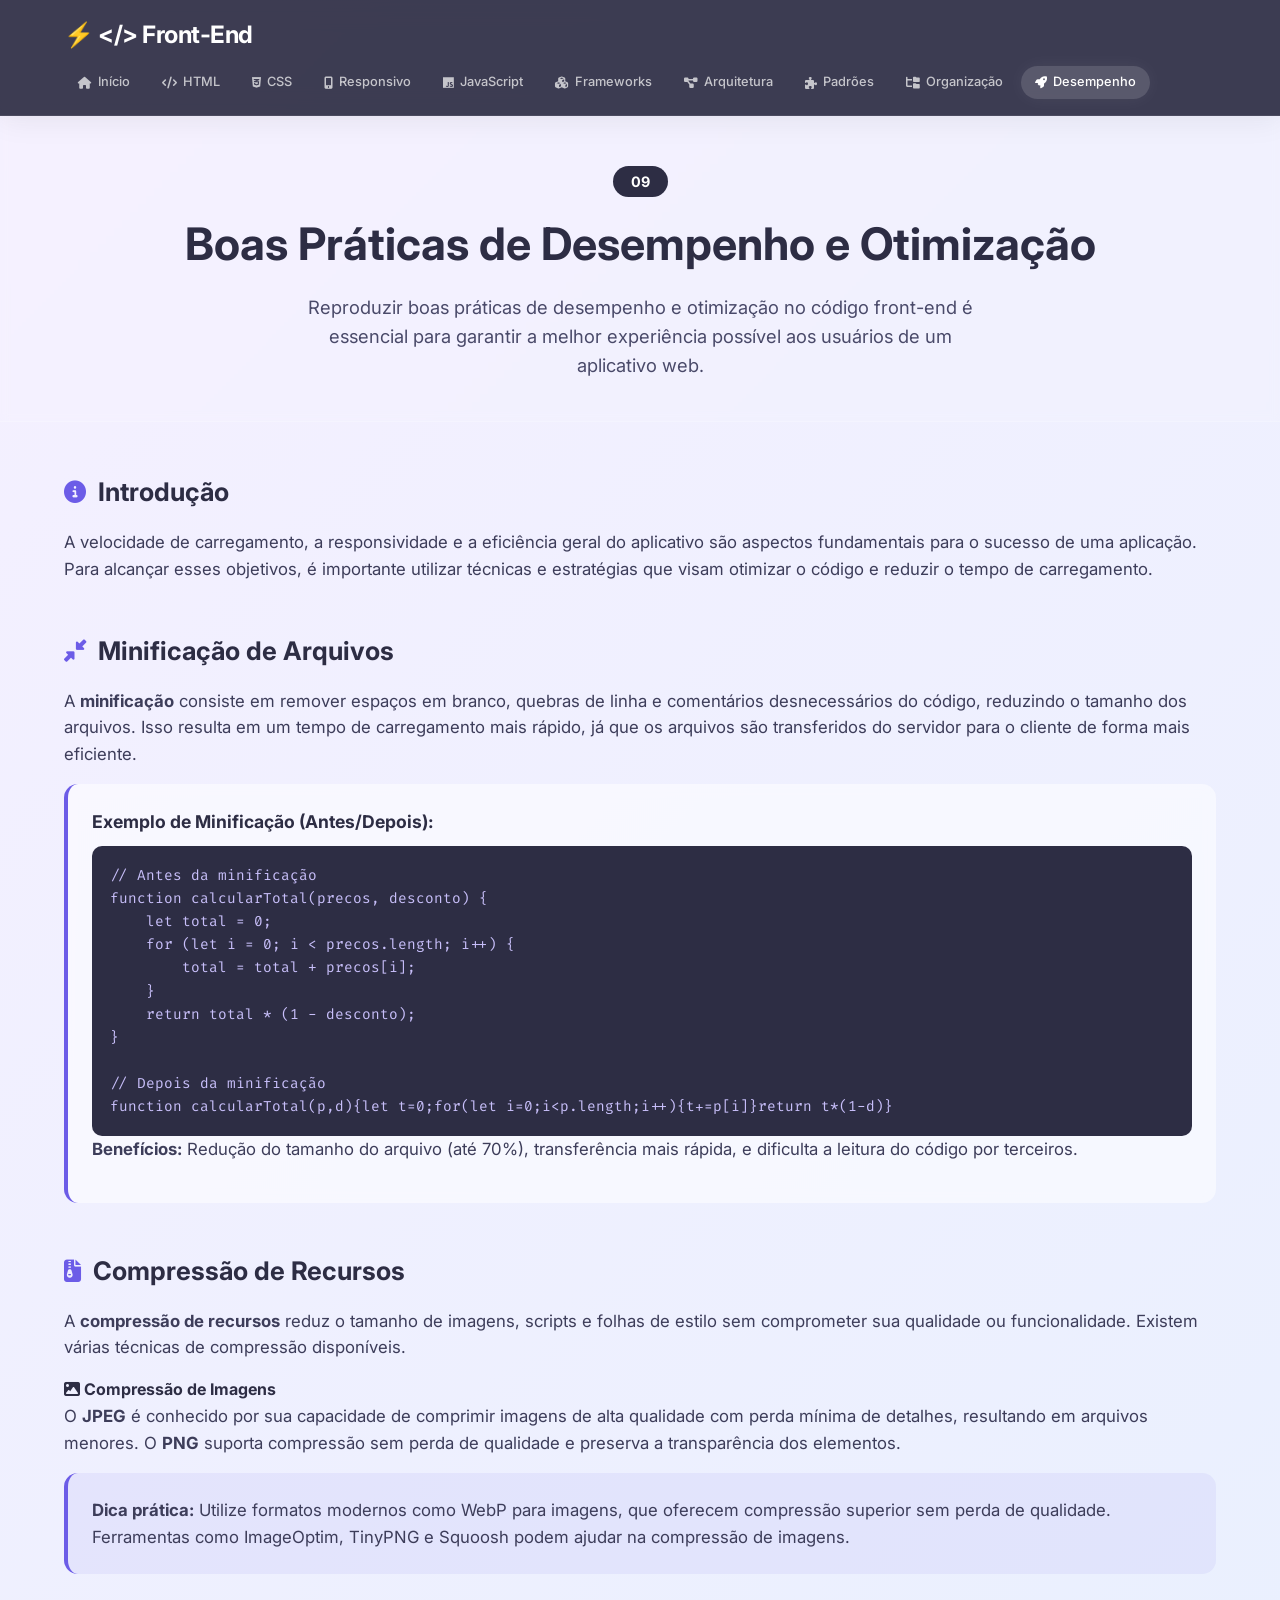
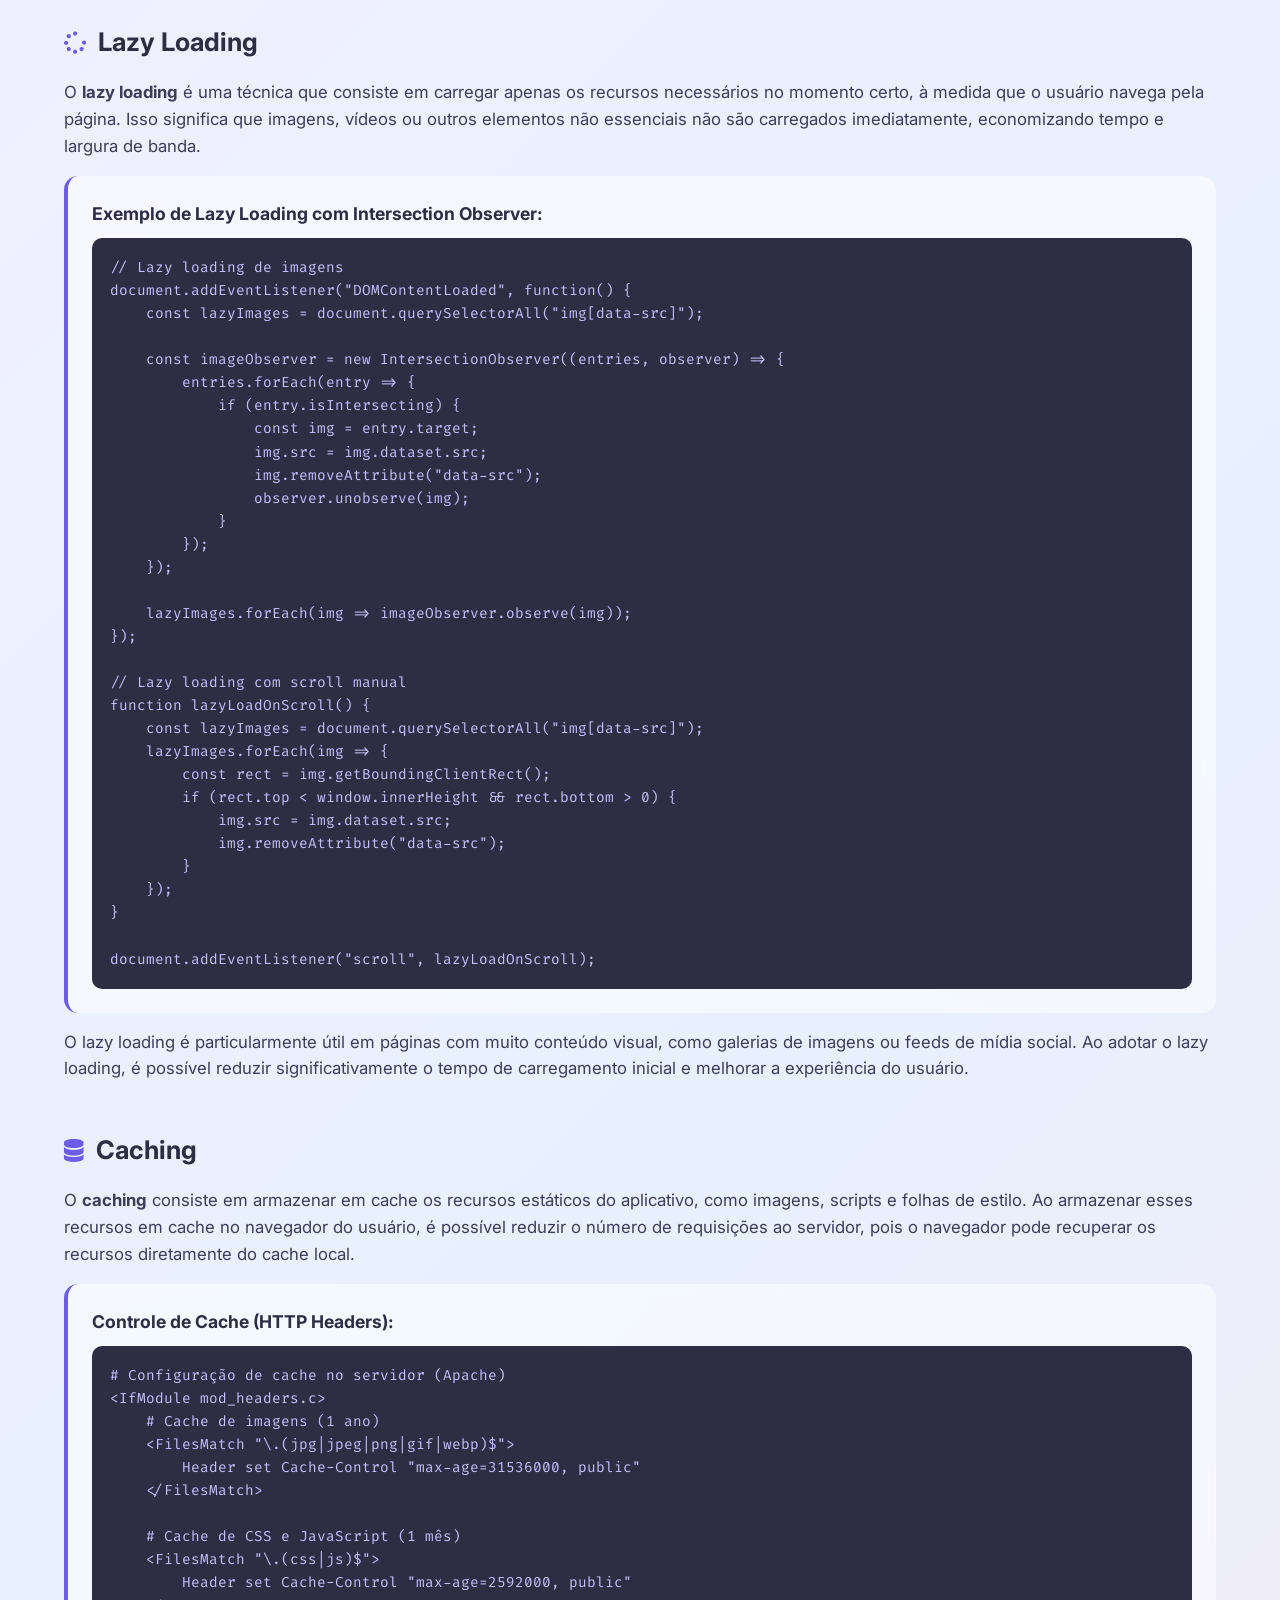
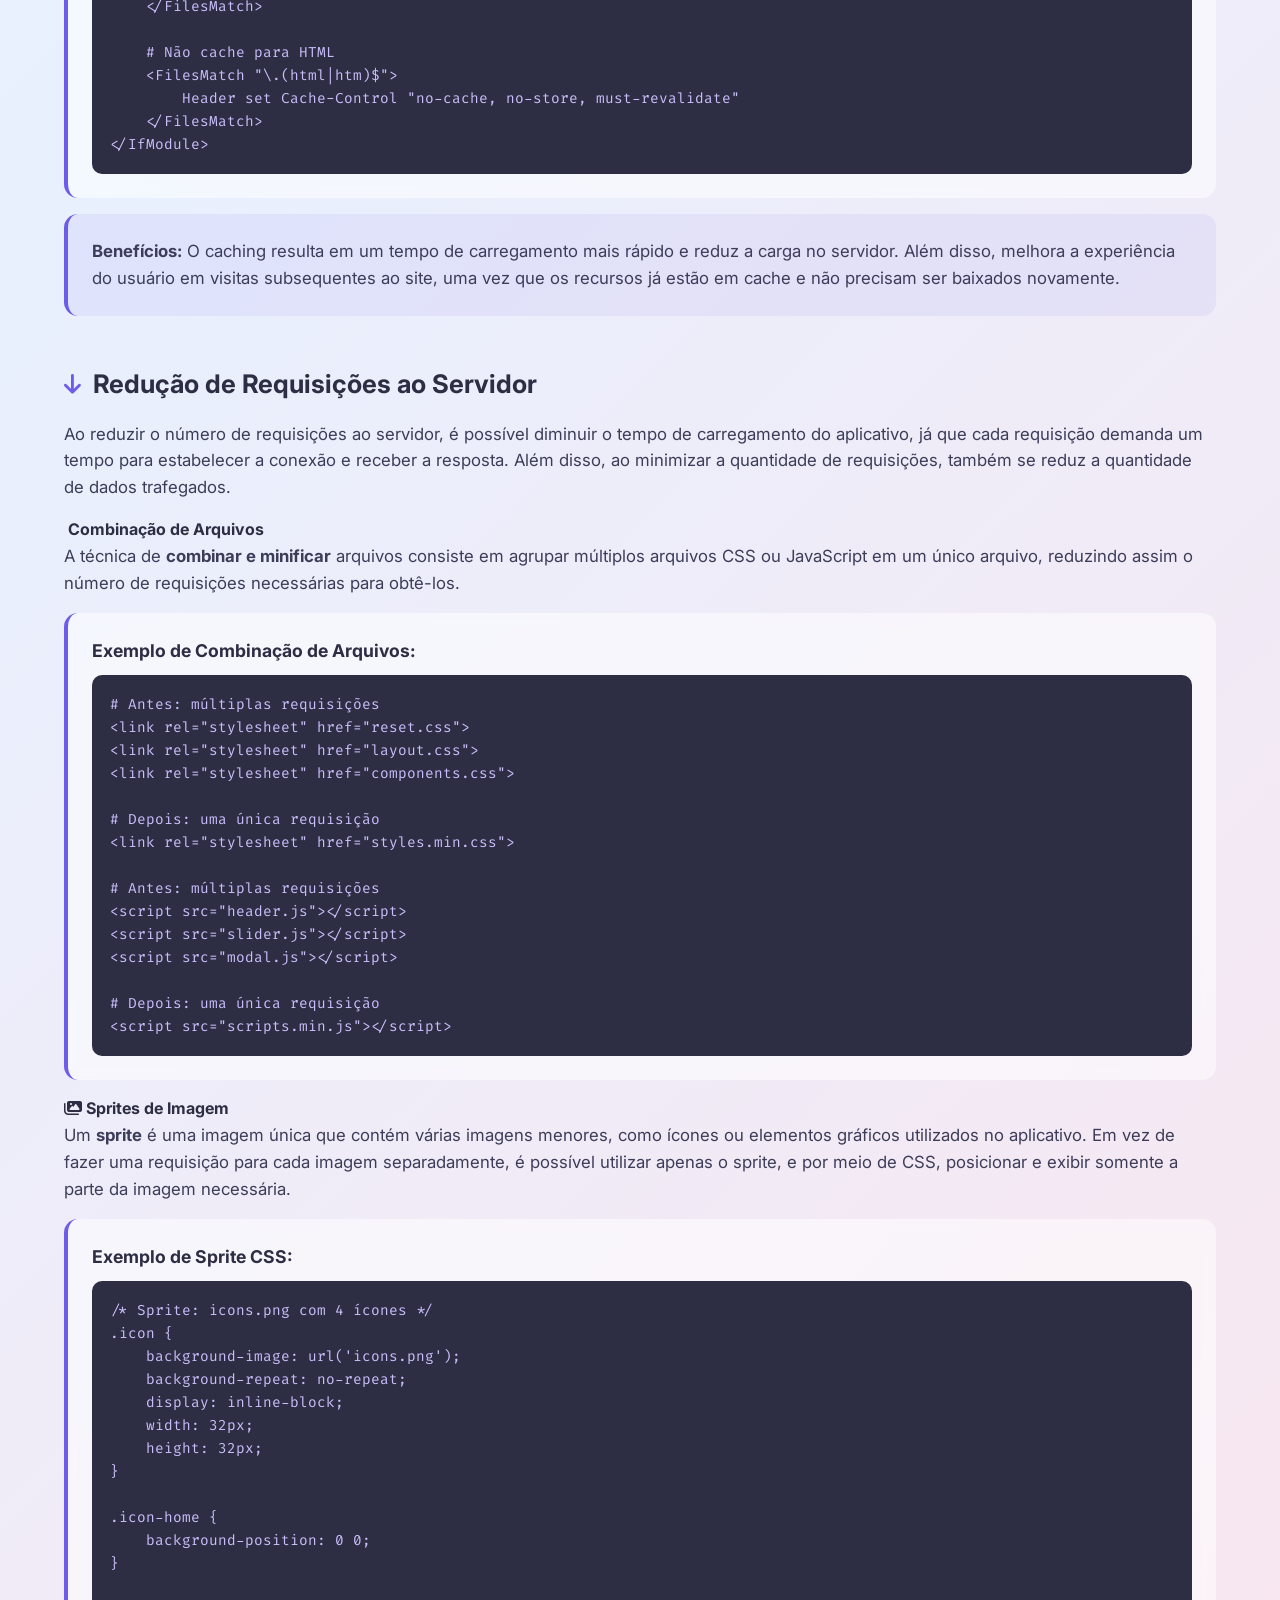
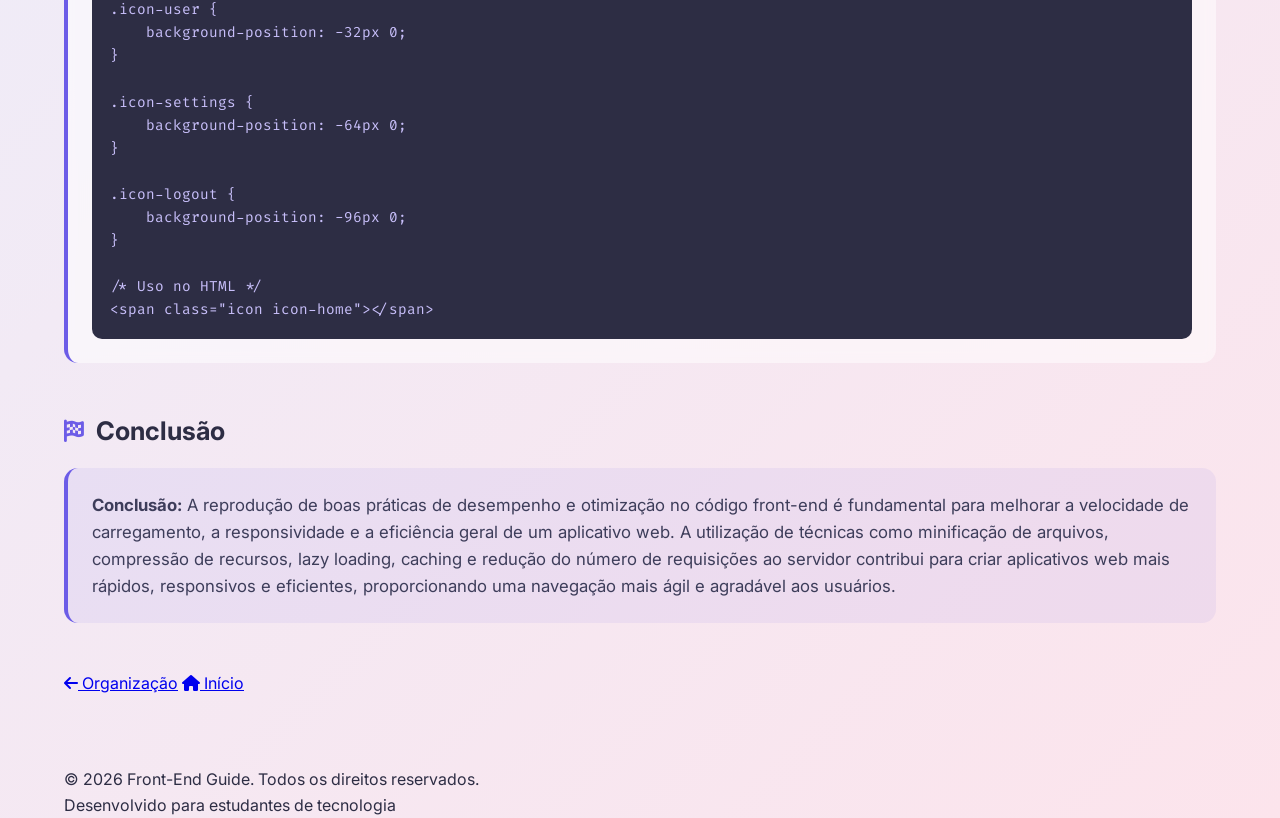
<file: aula1/desempenho.html>
<!DOCTYPE html>
<html lang="pt-BR">
<head>
    <meta charset="UTF-8">
    <meta name="viewport" content="width=device-width, initial-scale=1.0">
    <title>Desempenho e Otimização - Front-End Guide</title>
    <link rel="stylesheet" href="style.css">
    <link href="https://fonts.googleapis.com/css2?family=Fira+Code:wght@300;400;600;700&family=Inter:wght@300;400;500;600;700&display=swap" rel="stylesheet">
    <link rel="stylesheet" href="https://cdnjs.cloudflare.com/ajax/libs/font-awesome/6.4.0/css/all.min.css">
</head>
<body>

    <!-- ===== HEADER ===== -->
    <header>
        <div class="container header-content">
            <div class="logo">
                <h1>&lt;/&gt; Front-End</h1>
            </div>
            <nav class="main-nav">
                <a href="index.html"><i class="fas fa-home"></i> Início</a>
                <a href="estrutura-html.html"><i class="fas fa-code"></i> HTML</a>
                <a href="css-avancado.html"><i class="fab fa-css3-alt"></i> CSS</a>
                <a href="responsivo.html"><i class="fas fa-mobile-alt"></i> Responsivo</a>
                <a href="javascript.html"><i class="fab fa-js"></i> JavaScript</a>
                <a href="frameworks.html"><i class="fas fa-cubes"></i> Frameworks</a>
                <a href="arquitetura.html"><i class="fas fa-project-diagram"></i> Arquitetura</a>
                <a href="padroes-projeto.html"><i class="fas fa-puzzle-piece"></i> Padrões</a>
                <a href="organizacao.html"><i class="fas fa-folder-tree"></i> Organização</a>
                <a href="desempenho.html" class="active"><i class="fas fa-rocket"></i> Desempenho</a>
            </nav>
        </div>
    </header>

    <!-- ===== HERO ===== -->
    <section class="page-hero">
        <div class="container">
            <span class="badge">09</span>
            <h2>Boas Práticas de Desempenho e Otimização</h2>
            <p>
                Reproduzir boas práticas de desempenho e otimização no código front-end é
                essencial para garantir a melhor experiência possível aos usuários de um
                aplicativo web.
            </p>
        </div>
    </section>

    <!-- ===== CONTEÚDO PRINCIPAL ===== -->
    <main class="page-content">
        <div class="container">

            <!-- INTRODUÇÃO -->
            <section class="content-section">
                <h3><i class="fas fa-info-circle"></i> Introdução</h3>
                <p>
                    A velocidade de carregamento, a responsividade e a eficiência geral do
                    aplicativo são aspectos fundamentais para o sucesso de uma aplicação.
                    Para alcançar esses objetivos, é importante utilizar técnicas e
                    estratégias que visam otimizar o código e reduzir o tempo de carregamento.
                </p>
            </section>

            <!-- MINIFICAÇÃO -->
            <section class="content-section">
                <h3><i class="fas fa-compress-alt"></i> Minificação de Arquivos</h3>
                <p>
                    A <strong>minificação</strong> consiste em remover espaços em branco,
                    quebras de linha e comentários desnecessários do código, reduzindo o
                    tamanho dos arquivos. Isso resulta em um tempo de carregamento mais
                    rápido, já que os arquivos são transferidos do servidor para o cliente
                    de forma mais eficiente.
                </p>
                <div class="example-box">
                    <h4>Exemplo de Minificação (Antes/Depois):</h4>
                    <pre><code>// Antes da minificação
function calcularTotal(precos, desconto) {
    let total = 0;
    for (let i = 0; i < precos.length; i++) {
        total = total + precos[i];
    }
    return total * (1 - desconto);
}

// Depois da minificação
function calcularTotal(p,d){let t=0;for(let i=0;i&lt;p.length;i++){t+=p[i]}return t*(1-d)}</code></pre>
                    <p>
                        <strong>Benefícios:</strong> Redução do tamanho do arquivo (até 70%),
                        transferência mais rápida, e dificulta a leitura do código por terceiros.
                    </p>
                </div>
            </section>

            <!-- COMPRESSÃO DE RECURSOS -->
            <section class="content-section">
                <h3><i class="fas fa-file-archive"></i> Compressão de Recursos</h3>
                <p>
                    A <strong>compressão de recursos</strong> reduz o tamanho de imagens,
                    scripts e folhas de estilo sem comprometer sua qualidade ou funcionalidade.
                    Existem várias técnicas de compressão disponíveis.
                </p>

                <h4><i class="fas fa-image"></i> Compressão de Imagens</h4>
                <p>
                    O <strong>JPEG</strong> é conhecido por sua capacidade de comprimir
                    imagens de alta qualidade com perda mínima de detalhes, resultando em
                    arquivos menores. O <strong>PNG</strong> suporta compressão sem perda de
                    qualidade e preserva a transparência dos elementos.
                </p>

                <div class="highlight-box">
                    <p>
                        <strong>Dica prática:</strong> Utilize formatos modernos como WebP
                        para imagens, que oferecem compressão superior sem perda de qualidade.
                        Ferramentas como ImageOptim, TinyPNG e Squoosh podem ajudar na
                        compressão de imagens.
                    </p>
                </div>
            </section>

            <!-- LAZY LOADING -->
            <section class="content-section">
                <h3><i class="fas fa-spinner"></i> Lazy Loading</h3>
                <p>
                    O <strong>lazy loading</strong> é uma técnica que consiste em carregar
                    apenas os recursos necessários no momento certo, à medida que o usuário
                    navega pela página. Isso significa que imagens, vídeos ou outros elementos
                    não essenciais não são carregados imediatamente, economizando tempo e
                    largura de banda.
                </p>
                <div class="example-box">
                    <h4>Exemplo de Lazy Loading com Intersection Observer:</h4>
                    <pre><code>// Lazy loading de imagens
document.addEventListener("DOMContentLoaded", function() {
    const lazyImages = document.querySelectorAll("img[data-src]");

    const imageObserver = new IntersectionObserver((entries, observer) => {
        entries.forEach(entry => {
            if (entry.isIntersecting) {
                const img = entry.target;
                img.src = img.dataset.src;
                img.removeAttribute("data-src");
                observer.unobserve(img);
            }
        });
    });

    lazyImages.forEach(img => imageObserver.observe(img));
});

// Lazy loading com scroll manual
function lazyLoadOnScroll() {
    const lazyImages = document.querySelectorAll("img[data-src]");
    lazyImages.forEach(img => {
        const rect = img.getBoundingClientRect();
        if (rect.top &lt; window.innerHeight && rect.bottom > 0) {
            img.src = img.dataset.src;
            img.removeAttribute("data-src");
        }
    });
}

document.addEventListener("scroll", lazyLoadOnScroll);</code></pre>
                </div>
                <p>
                    O lazy loading é particularmente útil em páginas com muito conteúdo
                    visual, como galerias de imagens ou feeds de mídia social. Ao adotar o
                    lazy loading, é possível reduzir significativamente o tempo de
                    carregamento inicial e melhorar a experiência do usuário.
                </p>
            </section>

            <!-- CACHING -->
            <section class="content-section">
                <h3><i class="fas fa-database"></i> Caching</h3>
                <p>
                    O <strong>caching</strong> consiste em armazenar em cache os recursos
                    estáticos do aplicativo, como imagens, scripts e folhas de estilo. Ao
                    armazenar esses recursos em cache no navegador do usuário, é possível
                    reduzir o número de requisições ao servidor, pois o navegador pode
                    recuperar os recursos diretamente do cache local.
                </p>
                <div class="example-box">
                    <h4>Controle de Cache (HTTP Headers):</h4>
                    <pre><code># Configuração de cache no servidor (Apache)
&lt;IfModule mod_headers.c&gt;
    # Cache de imagens (1 ano)
    &lt;FilesMatch "\.(jpg|jpeg|png|gif|webp)$"&gt;
        Header set Cache-Control "max-age=31536000, public"
    &lt;/FilesMatch&gt;

    # Cache de CSS e JavaScript (1 mês)
    &lt;FilesMatch "\.(css|js)$"&gt;
        Header set Cache-Control "max-age=2592000, public"
    &lt;/FilesMatch&gt;

    # Não cache para HTML
    &lt;FilesMatch "\.(html|htm)$"&gt;
        Header set Cache-Control "no-cache, no-store, must-revalidate"
    &lt;/FilesMatch&gt;
&lt;/IfModule&gt;</code></pre>
                </div>
                <div class="highlight-box">
                    <p>
                        <strong>Benefícios:</strong> O caching resulta em um tempo de
                        carregamento mais rápido e reduz a carga no servidor. Além disso, melhora
                        a experiência do usuário em visitas subsequentes ao site, uma vez que os
                        recursos já estão em cache e não precisam ser baixados novamente.
                    </p>
                </div>
            </section>

            <!-- REDUÇÃO DE REQUISIÇÕES -->
            <section class="content-section">
                <h3><i class="fas fa-arrow-down"></i> Redução de Requisições ao Servidor</h3>
                <p>
                    Ao reduzir o número de requisições ao servidor, é possível diminuir o
                    tempo de carregamento do aplicativo, já que cada requisição demanda um
                    tempo para estabelecer a conexão e receber a resposta. Além disso, ao
                    minimizar a quantidade de requisições, também se reduz a quantidade de
                    dados trafegados.
                </p>

                <h4><i class="fas fa-merge"></i> Combinação de Arquivos</h4>
                <p>
                    A técnica de <strong>combinar e minificar</strong> arquivos consiste em
                    agrupar múltiplos arquivos CSS ou JavaScript em um único arquivo,
                    reduzindo assim o número de requisições necessárias para obtê-los.
                </p>
                <div class="example-box">
                    <h4>Exemplo de Combinação de Arquivos:</h4>
                    <pre><code># Antes: múltiplas requisições
&lt;link rel="stylesheet" href="reset.css"&gt;
&lt;link rel="stylesheet" href="layout.css"&gt;
&lt;link rel="stylesheet" href="components.css"&gt;

# Depois: uma única requisição
&lt;link rel="stylesheet" href="styles.min.css"&gt;

# Antes: múltiplas requisições
&lt;script src="header.js"&gt;&lt;/script&gt;
&lt;script src="slider.js"&gt;&lt;/script&gt;
&lt;script src="modal.js"&gt;&lt;/script&gt;

# Depois: uma única requisição
&lt;script src="scripts.min.js"&gt;&lt;/script&gt;</code></pre>
                </div>

                <h4><i class="fas fa-images"></i> Sprites de Imagem</h4>
                <p>
                    Um <strong>sprite</strong> é uma imagem única que contém várias imagens
                    menores, como ícones ou elementos gráficos utilizados no aplicativo. Em
                    vez de fazer uma requisição para cada imagem separadamente, é possível
                    utilizar apenas o sprite, e por meio de CSS, posicionar e exibir somente
                    a parte da imagem necessária.
                </p>
                <div class="example-box">
                    <h4>Exemplo de Sprite CSS:</h4>
                    <pre><code>/* Sprite: icons.png com 4 ícones */
.icon {
    background-image: url('icons.png');
    background-repeat: no-repeat;
    display: inline-block;
    width: 32px;
    height: 32px;
}

.icon-home {
    background-position: 0 0;
}

.icon-user {
    background-position: -32px 0;
}

.icon-settings {
    background-position: -64px 0;
}

.icon-logout {
    background-position: -96px 0;
}

/* Uso no HTML */
&lt;span class="icon icon-home"&gt;&lt;/span&gt;</code></pre>
                </div>
            </section>

            <!-- CONCLUSÃO -->
            <section class="content-section">
                <h3><i class="fas fa-flag-checkered"></i> Conclusão</h3>
                <div class="highlight-box final">
                    <p>
                        <strong>Conclusão:</strong> A reprodução de boas práticas de desempenho
                        e otimização no código front-end é fundamental para melhorar a
                        velocidade de carregamento, a responsividade e a eficiência geral de
                        um aplicativo web. A utilização de técnicas como minificação de
                        arquivos, compressão de recursos, lazy loading, caching e redução do
                        número de requisições ao servidor contribui para criar aplicativos web
                        mais rápidos, responsivos e eficientes, proporcionando uma navegação
                        mais ágil e agradável aos usuários.
                    </p>
                </div>
            </section>

            <!-- NAVEGAÇÃO -->
            <div class="page-navigation">
                <a href="organizacao.html" class="nav-btn prev"><i class="fas fa-arrow-left"></i> Organização</a>
                <a href="index.html" class="nav-btn next"><i class="fas fa-home"></i> Início</a>
            </div>

        </div>
    </main>

    <!-- ===== FOOTER ===== -->
    <footer>
        <div class="container footer-content">
            <p>&copy; 2026 Front-End Guide. Todos os direitos reservados.</p>
            <p class="footer-tag">Desenvolvido para estudantes de tecnologia</p>
        </div>
    </footer>

</body>
</html>
</file>
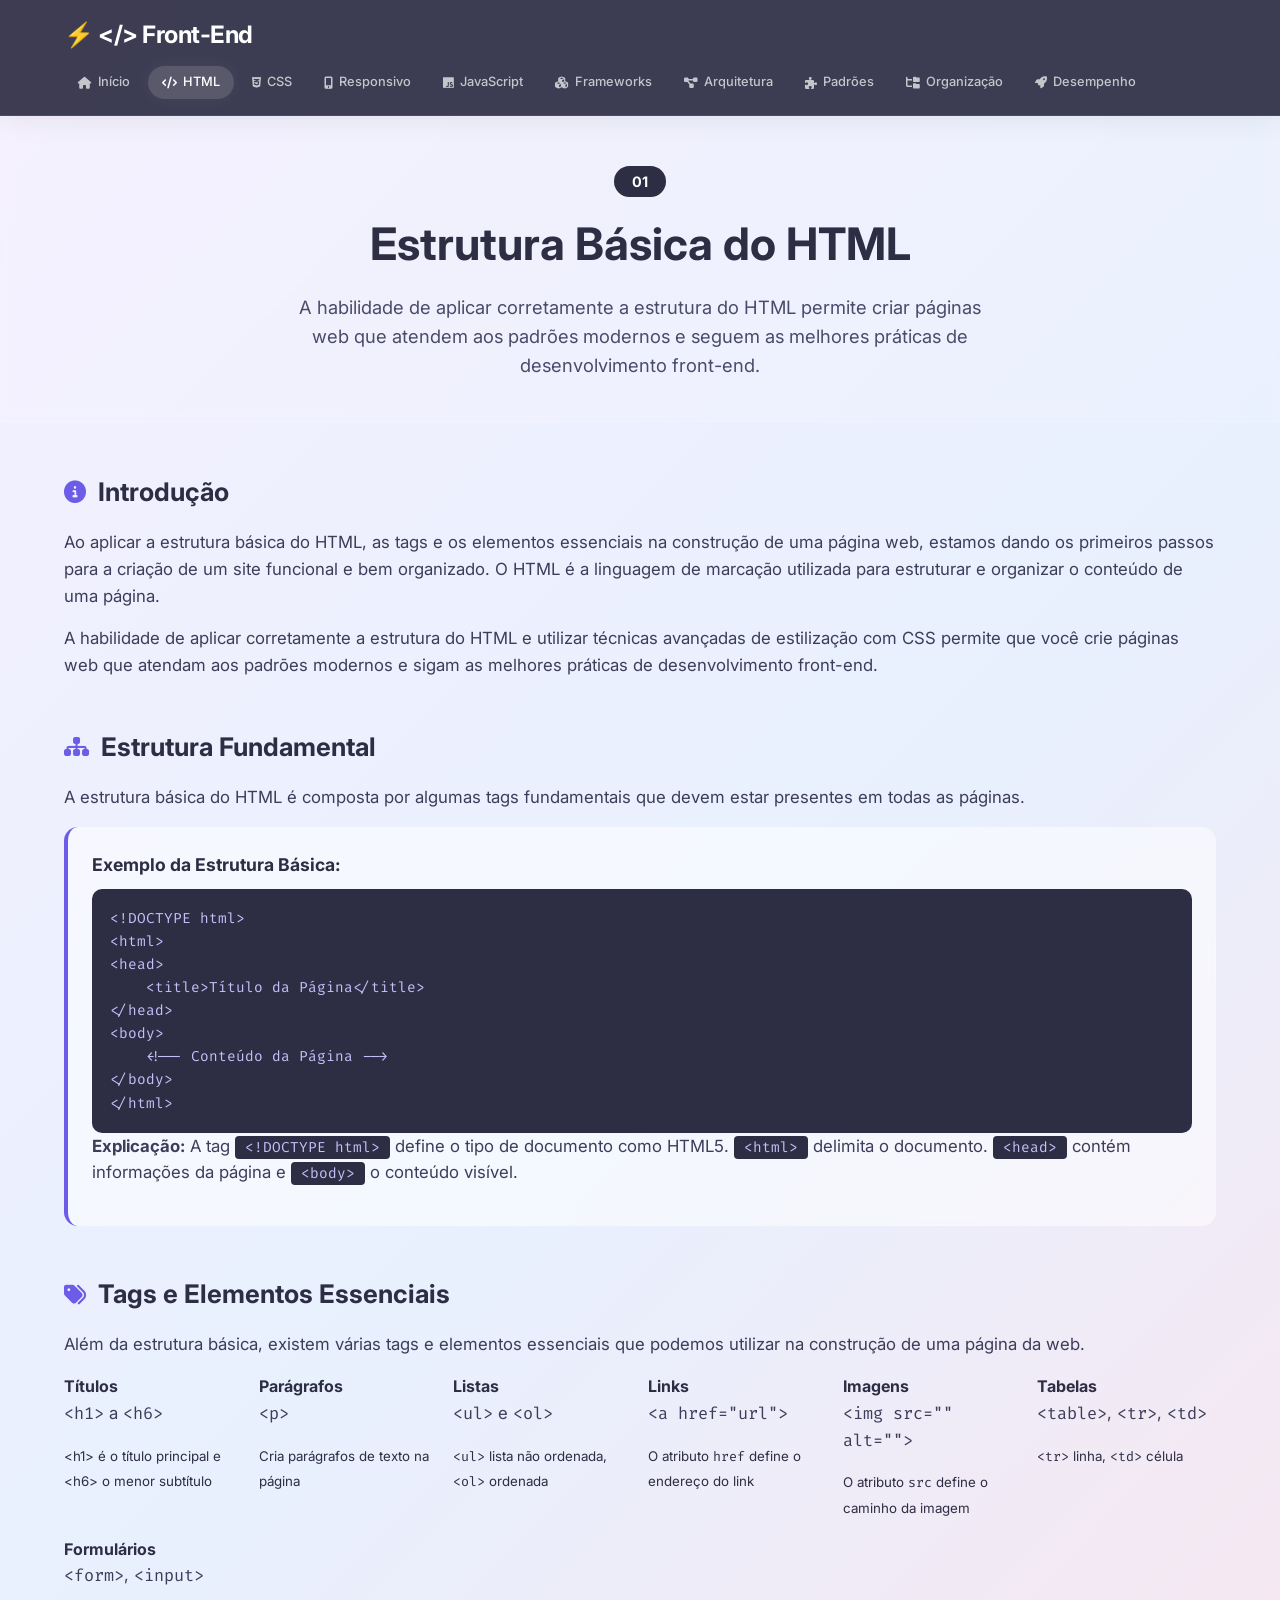
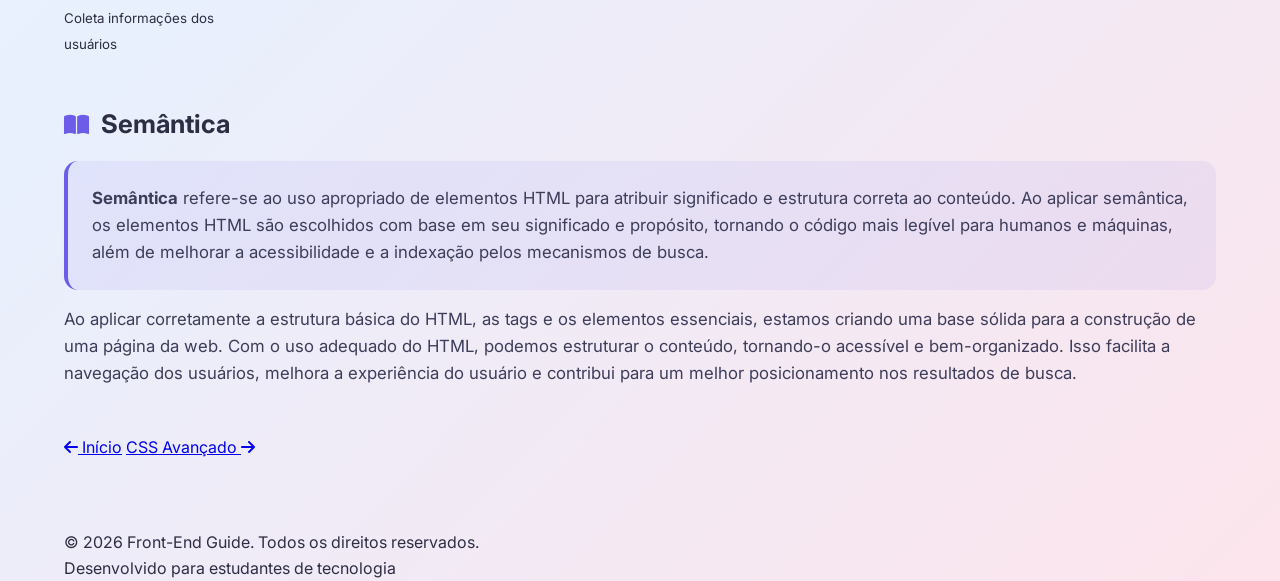
<file: aula1/estrutura-html.html>
<!DOCTYPE html>
<html lang="pt-BR">
<head>
    <meta charset="UTF-8">
    <meta name="viewport" content="width=device-width, initial-scale=1.0">
    <title>Estrutura HTML - Front-End Guide</title>
    <link rel="stylesheet" href="style.css">
    <link href="https://fonts.googleapis.com/css2?family=Fira+Code:wght@300;400;600;700&family=Inter:wght@300;400;500;600;700&display=swap" rel="stylesheet">
    <link rel="stylesheet" href="https://cdnjs.cloudflare.com/ajax/libs/font-awesome/6.4.0/css/all.min.css">
</head>
<body>

    <!-- ===== HEADER ===== -->
    <header>
        <div class="container header-content">
            <div class="logo">
                <h1>&lt;/&gt; Front-End</h1>
            </div>
            <nav class="main-nav">
                <a href="index.html"><i class="fas fa-home"></i> Início</a>
                <a href="estrutura-html.html" class="active"><i class="fas fa-code"></i> HTML</a>
                <a href="css-avancado.html"><i class="fab fa-css3-alt"></i> CSS</a>
                <a href="responsivo.html"><i class="fas fa-mobile-alt"></i> Responsivo</a>
                <a href="javascript.html"><i class="fab fa-js"></i> JavaScript</a>
                <a href="frameworks.html"><i class="fas fa-cubes"></i> Frameworks</a>
                <a href="arquitetura.html"><i class="fas fa-project-diagram"></i> Arquitetura</a>
                <a href="padroes-projeto.html"><i class="fas fa-puzzle-piece"></i> Padrões</a>
                <a href="organizacao.html"><i class="fas fa-folder-tree"></i> Organização</a>
                <a href="desempenho.html"><i class="fas fa-rocket"></i> Desempenho</a>
            </nav>
        </div>
    </header>

    <!-- ===== HERO ===== -->
    <section class="page-hero">
        <div class="container">
            <span class="badge">01</span>
            <h2>Estrutura Básica do HTML</h2>
            <p>
                A habilidade de aplicar corretamente a estrutura do HTML permite criar
                páginas web que atendem aos padrões modernos e seguem as melhores práticas
                de desenvolvimento front-end.
            </p>
        </div>
    </section>

    <!-- ===== CONTEÚDO PRINCIPAL ===== -->
    <main class="page-content">
        <div class="container">

            <!-- INTRODUÇÃO -->
            <section class="content-section">
                <h3><i class="fas fa-info-circle"></i> Introdução</h3>
                <p>
                    Ao aplicar a estrutura básica do HTML, as tags e os elementos essenciais
                    na construção de uma página web, estamos dando os primeiros passos para
                    a criação de um site funcional e bem organizado. O HTML é a linguagem de
                    marcação utilizada para estruturar e organizar o conteúdo de uma página.
                </p>
                <p>
                    A habilidade de aplicar corretamente a estrutura do HTML e utilizar
                    técnicas avançadas de estilização com CSS permite que você crie
                    páginas web que atendam aos padrões modernos e sigam as melhores práticas
                    de desenvolvimento front-end.
                </p>
            </section>

            <!-- ESTRUTURA FUNDAMENTAL -->
            <section class="content-section">
                <h3><i class="fas fa-sitemap"></i> Estrutura Fundamental</h3>
                <p>
                    A estrutura básica do HTML é composta por algumas tags fundamentais
                    que devem estar presentes em todas as páginas.
                </p>
                <div class="example-box">
                    <h4>Exemplo da Estrutura Básica:</h4>
                    <pre><code>&lt;!DOCTYPE html&gt;
&lt;html&gt;
&lt;head&gt;
    &lt;title&gt;Título da Página&lt;/title&gt;
&lt;/head&gt;
&lt;body&gt;
    &lt;!-- Conteúdo da Página --&gt;
&lt;/body&gt;
&lt;/html&gt;</code></pre>
                    <p>
                        <strong>Explicação:</strong> A tag <code>&lt;!DOCTYPE html&gt;</code> define o
                        tipo de documento como HTML5. <code>&lt;html&gt;</code> delimita o documento.
                        <code>&lt;head&gt;</code> contém informações da página e <code>&lt;body&gt;</code>
                        o conteúdo visível.
                    </p>
                </div>
            </section>

            <!-- TAGS ESSENCIAIS -->
            <section class="content-section">
                <h3><i class="fas fa-tags"></i> Tags e Elementos Essenciais</h3>
                <p>
                    Além da estrutura básica, existem várias tags e elementos essenciais
                    que podemos utilizar na construção de uma página da web.
                </p>
                <div class="tags-grid">
                    <article class="tag-card">
                        <h4>Títulos</h4>
                        <p><code>&lt;h1&gt;</code> a <code>&lt;h6&gt;</code></p>
                        <small>&lt;h1&gt; é o título principal e &lt;h6&gt; o menor subtítulo</small>
                    </article>
                    <article class="tag-card">
                        <h4>Parágrafos</h4>
                        <p><code>&lt;p&gt;</code></p>
                        <small>Cria parágrafos de texto na página</small>
                    </article>
                    <article class="tag-card">
                        <h4>Listas</h4>
                        <p><code>&lt;ul&gt;</code> e <code>&lt;ol&gt;</code></p>
                        <small><code>&lt;ul&gt;</code> lista não ordenada, <code>&lt;ol&gt;</code> ordenada</small>
                    </article>
                    <article class="tag-card">
                        <h4>Links</h4>
                        <p><code>&lt;a href="url"&gt;</code></p>
                        <small>O atributo <code>href</code> define o endereço do link</small>
                    </article>
                    <article class="tag-card">
                        <h4>Imagens</h4>
                        <p><code>&lt;img src="" alt=""&gt;</code></p>
                        <small>O atributo <code>src</code> define o caminho da imagem</small>
                    </article>
                    <article class="tag-card">
                        <h4>Tabelas</h4>
                        <p><code>&lt;table&gt;</code>, <code>&lt;tr&gt;</code>, <code>&lt;td&gt;</code></p>
                        <small><code>&lt;tr&gt;</code> linha, <code>&lt;td&gt;</code> célula</small>
                    </article>
                    <article class="tag-card">
                        <h4>Formulários</h4>
                        <p><code>&lt;form&gt;</code>, <code>&lt;input&gt;</code></p>
                        <small>Coleta informações dos usuários</small>
                    </article>
                </div>
            </section>

            <!-- SEMÂNTICA -->
            <section class="content-section highlight-section">
                <h3><i class="fas fa-book-open"></i> Semântica</h3>
                <div class="highlight-box">
                    <p>
                        <strong>Semântica</strong> refere-se ao uso apropriado de elementos HTML
                        para atribuir significado e estrutura correta ao conteúdo. Ao aplicar
                        semântica, os elementos HTML são escolhidos com base em seu significado
                        e propósito, tornando o código mais legível para humanos e máquinas,
                        além de melhorar a acessibilidade e a indexação pelos mecanismos de busca.
                    </p>
                </div>
                <p>
                    Ao aplicar corretamente a estrutura básica do HTML, as tags e os elementos
                    essenciais, estamos criando uma base sólida para a construção de uma
                    página da web. Com o uso adequado do HTML, podemos estruturar o conteúdo,
                    tornando-o acessível e bem-organizado. Isso facilita a navegação dos
                    usuários, melhora a experiência do usuário e contribui para um melhor
                    posicionamento nos resultados de busca.
                </p>
            </section>

            <!-- NAVEGAÇÃO -->
            <div class="page-navigation">
                <a href="index.html" class="nav-btn prev"><i class="fas fa-arrow-left"></i> Início</a>
                <a href="css-avancado.html" class="nav-btn next">CSS Avançado <i class="fas fa-arrow-right"></i></a>
            </div>

        </div>
    </main>

    <!-- ===== FOOTER ===== -->
    <footer>
        <div class="container footer-content">
            <p>&copy; 2026 Front-End Guide. Todos os direitos reservados.</p>
            <p class="footer-tag">Desenvolvido para estudantes de tecnologia</p>
        </div>
    </footer>

</body>
</html>
</file>
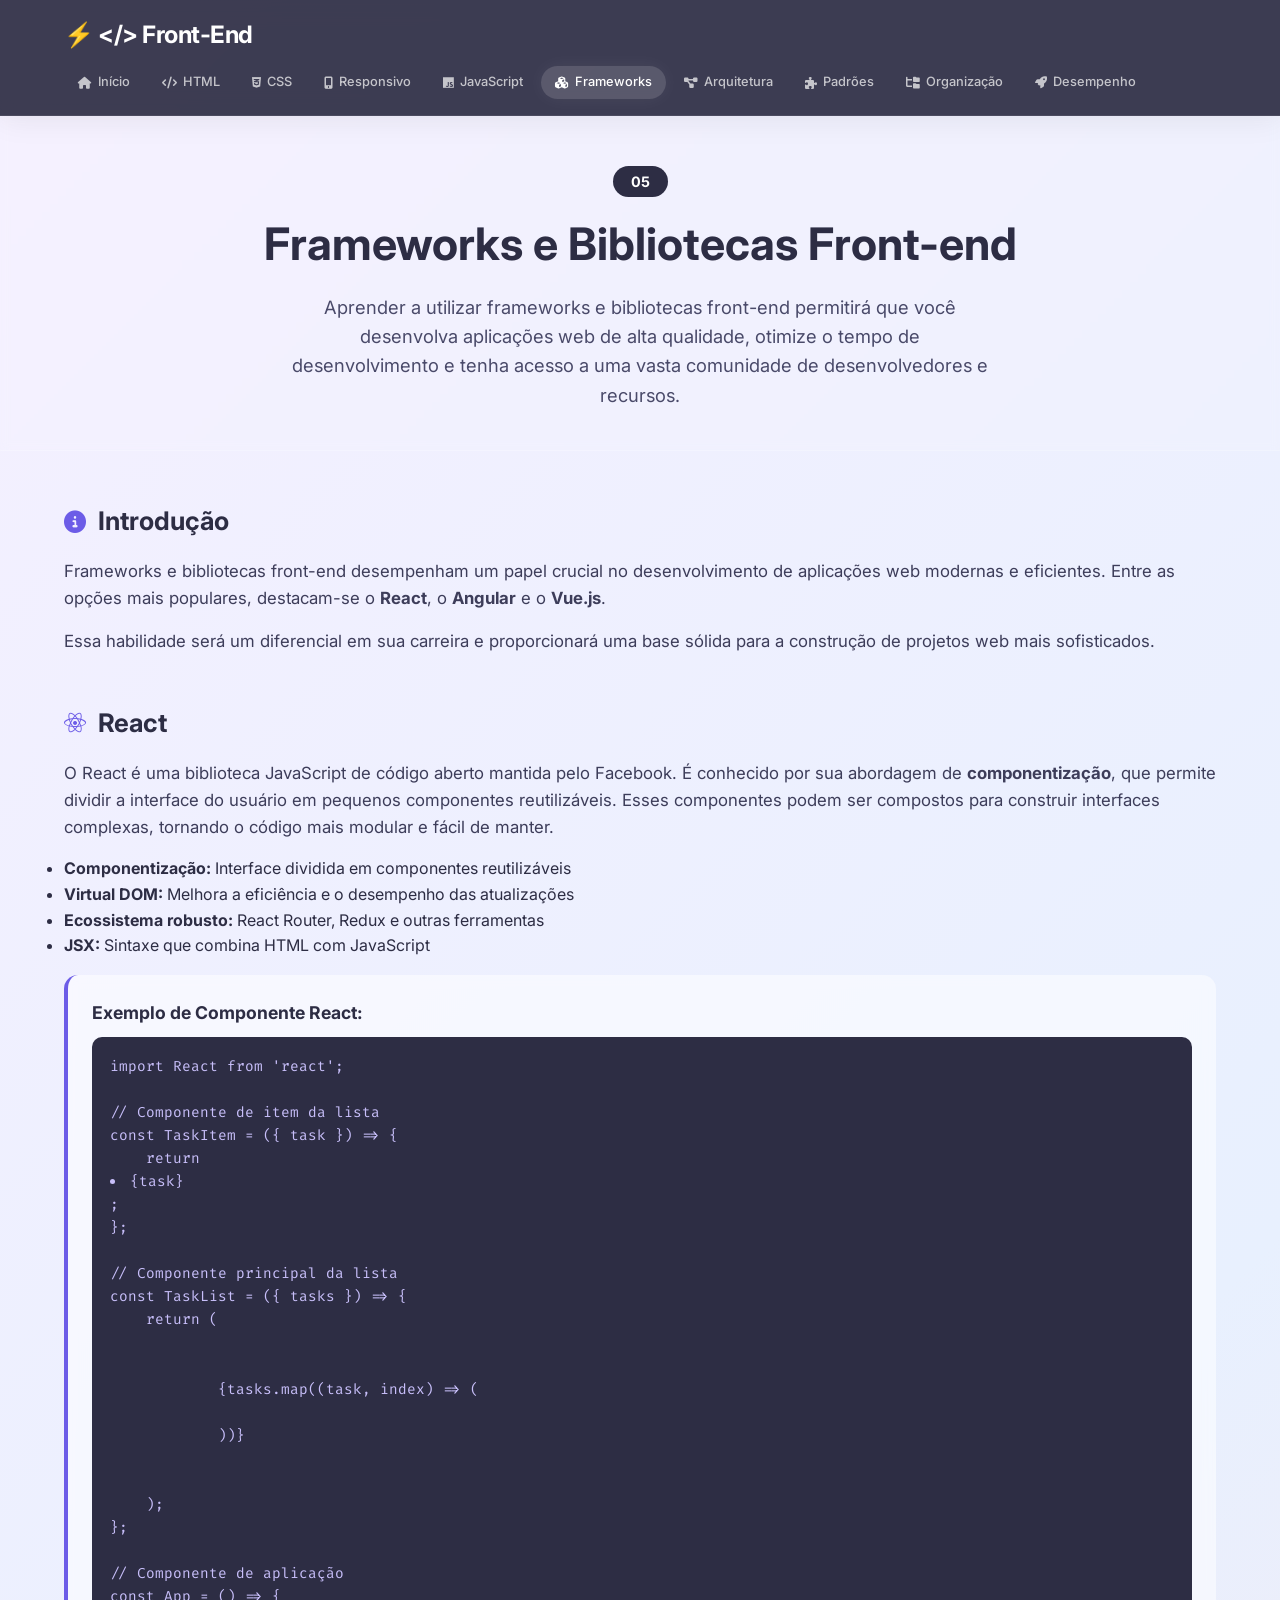
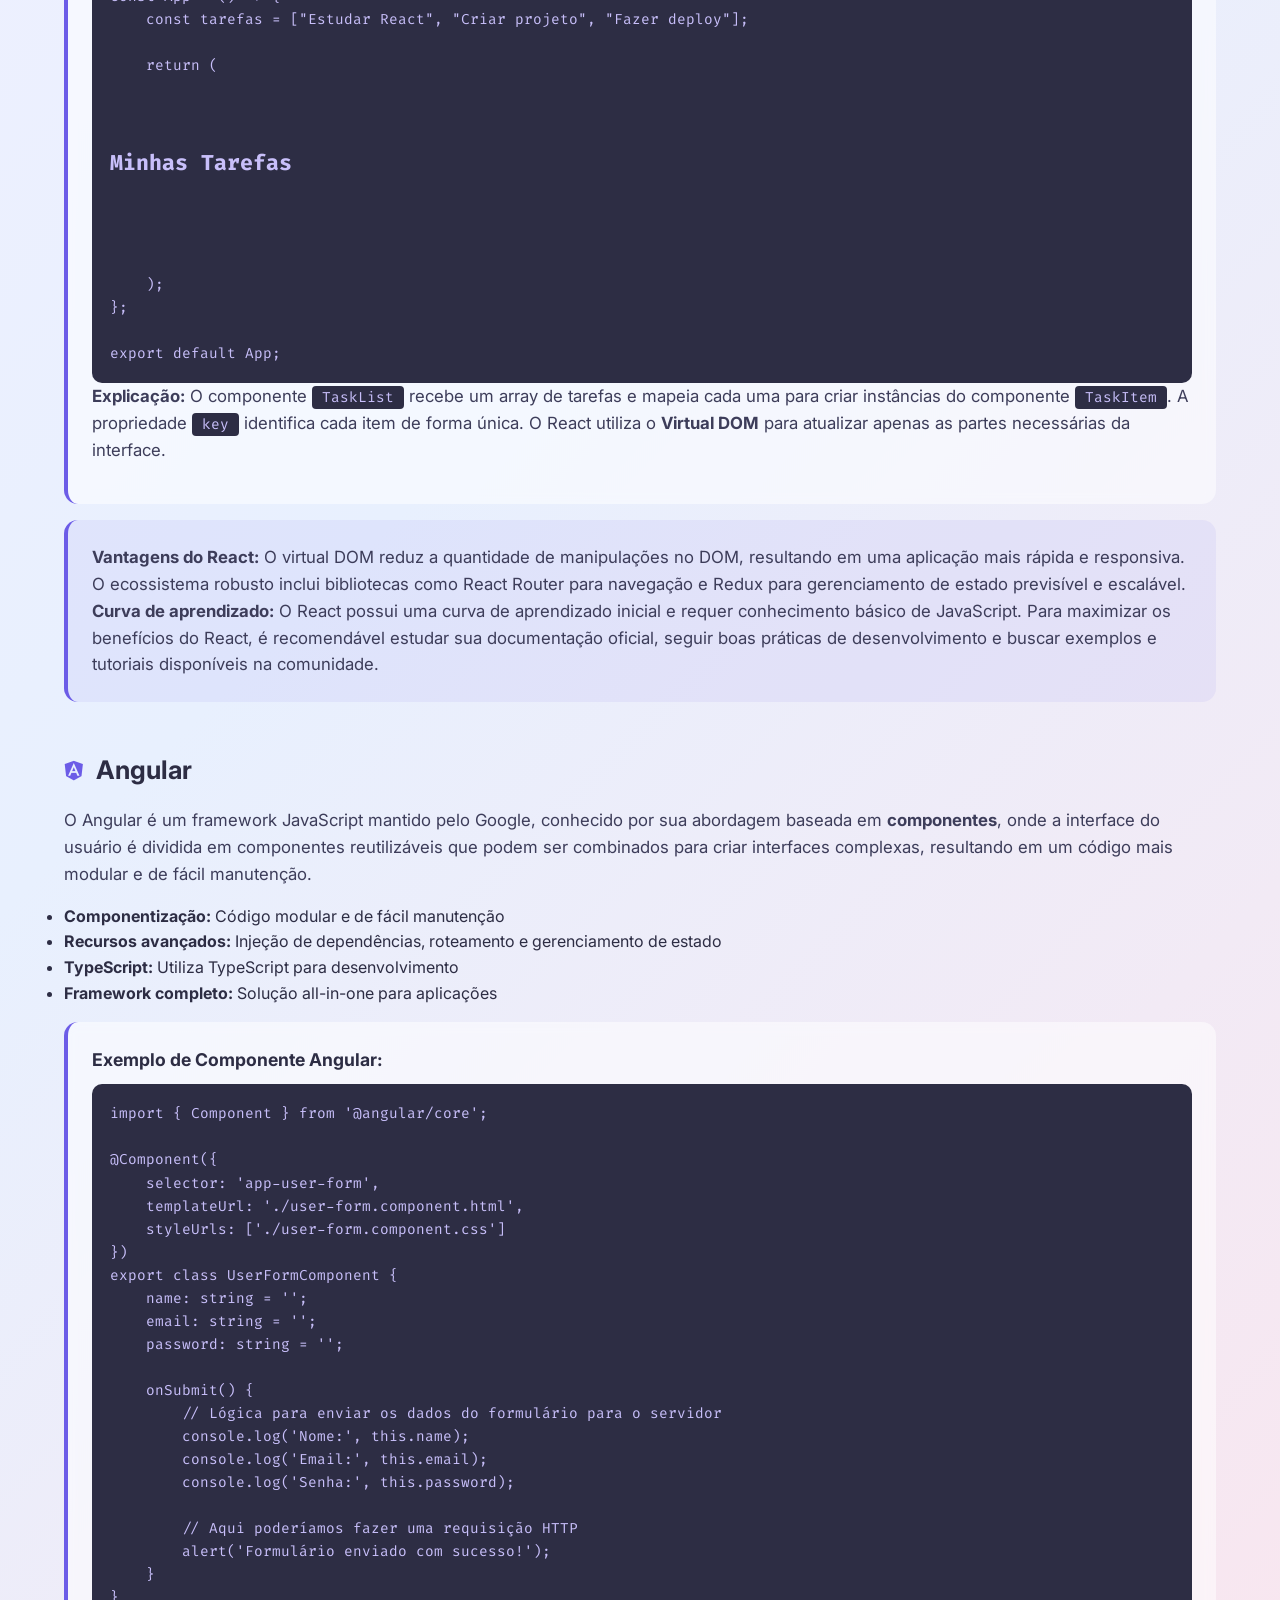
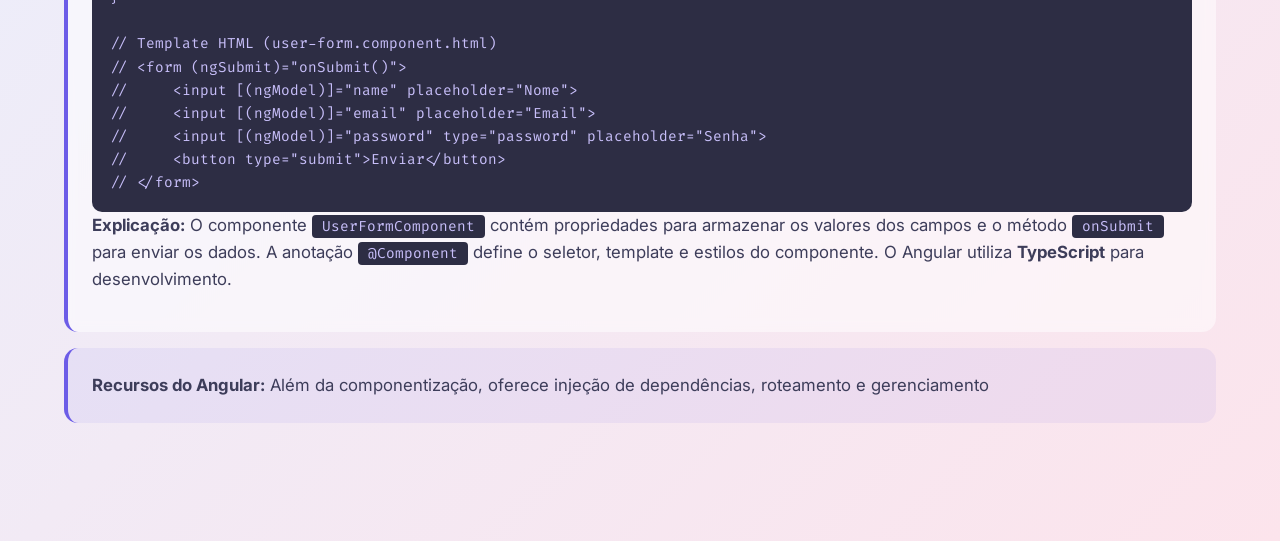
<file: aula1/frameworks.html>
<!DOCTYPE html>
<html lang="pt-BR">
<head>
    <meta charset="UTF-8">
    <meta name="viewport" content="width=device-width, initial-scale=1.0">
    <title>Frameworks Front-end - Front-End Guide</title>
    <link rel="stylesheet" href="style.css">
    <link href="https://fonts.googleapis.com/css2?family=Fira+Code:wght@300;400;600;700&family=Inter:wght@300;400;500;600;700&display=swap" rel="stylesheet">
    <link rel="stylesheet" href="https://cdnjs.cloudflare.com/ajax/libs/font-awesome/6.4.0/css/all.min.css">
</head>
<body>

    <!-- ===== HEADER ===== -->
    <header>
        <div class="container header-content">
            <div class="logo">
                <h1>&lt;/&gt; Front-End</h1>
            </div>
            <nav class="main-nav">
                <a href="index.html"><i class="fas fa-home"></i> Início</a>
                <a href="estrutura-html.html"><i class="fas fa-code"></i> HTML</a>
                <a href="css-avancado.html"><i class="fab fa-css3-alt"></i> CSS</a>
                <a href="responsivo.html"><i class="fas fa-mobile-alt"></i> Responsivo</a>
                <a href="javascript.html"><i class="fab fa-js"></i> JavaScript</a>
                <a href="frameworks.html" class="active"><i class="fas fa-cubes"></i> Frameworks</a>
                <a href="arquitetura.html"><i class="fas fa-project-diagram"></i> Arquitetura</a>
                <a href="padroes-projeto.html"><i class="fas fa-puzzle-piece"></i> Padrões</a>
                <a href="organizacao.html"><i class="fas fa-folder-tree"></i> Organização</a>
                <a href="desempenho.html"><i class="fas fa-rocket"></i> Desempenho</a>
            </nav>
        </div>
    </header>

    <!-- ===== HERO ===== -->
    <section class="page-hero">
        <div class="container">
            <span class="badge">05</span>
            <h2>Frameworks e Bibliotecas Front-end</h2>
            <p>
                Aprender a utilizar frameworks e bibliotecas front-end permitirá que você
                desenvolva aplicações web de alta qualidade, otimize o tempo de
                desenvolvimento e tenha acesso a uma vasta comunidade de desenvolvedores
                e recursos.
            </p>
        </div>
    </section>

    <!-- ===== CONTEÚDO PRINCIPAL ===== -->
    <main class="page-content">
        <div class="container">

            <!-- INTRODUÇÃO -->
            <section class="content-section">
                <h3><i class="fas fa-info-circle"></i> Introdução</h3>
                <p>
                    Frameworks e bibliotecas front-end desempenham um papel crucial no
                    desenvolvimento de aplicações web modernas e eficientes. Entre as opções
                    mais populares, destacam-se o <strong>React</strong>, o
                    <strong>Angular</strong> e o <strong>Vue.js</strong>.
                </p>
                <p>
                    Essa habilidade será um diferencial em sua carreira e proporcionará uma
                    base sólida para a construção de projetos web mais sofisticados.
                </p>
            </section>

            <!-- REACT -->
            <section class="content-section framework-section">
                <h3><i class="fab fa-react"></i> React</h3>
                <p>
                    O React é uma biblioteca JavaScript de código aberto mantida pelo
                    Facebook. É conhecido por sua abordagem de <strong>componentização</strong>,
                    que permite dividir a interface do usuário em pequenos componentes
                    reutilizáveis. Esses componentes podem ser compostos para construir
                    interfaces complexas, tornando o código mais modular e fácil de manter.
                </p>

                <div class="framework-features">
                    <ul>
                        <li><strong>Componentização:</strong> Interface dividida em componentes reutilizáveis</li>
                        <li><strong>Virtual DOM:</strong> Melhora a eficiência e o desempenho das atualizações</li>
                        <li><strong>Ecossistema robusto:</strong> React Router, Redux e outras ferramentas</li>
                        <li><strong>JSX:</strong> Sintaxe que combina HTML com JavaScript</li>
                    </ul>
                </div>

                <div class="example-box">
                    <h4>Exemplo de Componente React:</h4>
                    <pre><code>import React from 'react';

// Componente de item da lista
const TaskItem = ({ task }) => {
    return <li>{task}</li>;
};

// Componente principal da lista
const TaskList = ({ tasks }) => {
    return (
        <ul>
            {tasks.map((task, index) => (
                <TaskItem key={index} task={task} />
            ))}
        </ul>
    );
};

// Componente de aplicação
const App = () => {
    const tarefas = ["Estudar React", "Criar projeto", "Fazer deploy"];

    return (
        <div>
            <h1>Minhas Tarefas</h1>
            <TaskList tasks={tarefas} />
        </div>
    );
};

export default App;</code></pre>
                    <p>
                        <strong>Explicação:</strong> O componente <code>TaskList</code> recebe um array
                        de tarefas e mapeia cada uma para criar instâncias do componente
                        <code>TaskItem</code>. A propriedade <code>key</code> identifica cada item
                        de forma única. O React utiliza o <strong>Virtual DOM</strong> para
                        atualizar apenas as partes necessárias da interface.
                    </p>
                </div>

                <div class="highlight-box">
                    <p>
                        <strong>Vantagens do React:</strong> O virtual DOM reduz a quantidade
                        de manipulações no DOM, resultando em uma aplicação mais rápida e
                        responsiva. O ecossistema robusto inclui bibliotecas como React Router
                        para navegação e Redux para gerenciamento de estado previsível e
                        escalável.
                    </p>
                    <p>
                        <strong>Curva de aprendizado:</strong> O React possui uma curva de
                        aprendizado inicial e requer conhecimento básico de JavaScript. Para
                        maximizar os benefícios do React, é recomendável estudar sua
                        documentação oficial, seguir boas práticas de desenvolvimento e buscar
                        exemplos e tutoriais disponíveis na comunidade.
                    </p>
                </div>
            </section>

            <!-- ANGULAR -->
            <section class="content-section framework-section">
                <h3><i class="fab fa-angular"></i> Angular</h3>
                <p>
                    O Angular é um framework JavaScript mantido pelo Google, conhecido por
                    sua abordagem baseada em <strong>componentes</strong>, onde a interface
                    do usuário é dividida em componentes reutilizáveis que podem ser
                    combinados para criar interfaces complexas, resultando em um código
                    mais modular e de fácil manutenção.
                </p>

                <div class="framework-features">
                    <ul>
                        <li><strong>Componentização:</strong> Código modular e de fácil manutenção</li>
                        <li><strong>Recursos avançados:</strong> Injeção de dependências, roteamento e gerenciamento de estado</li>
                        <li><strong>TypeScript:</strong> Utiliza TypeScript para desenvolvimento</li>
                        <li><strong>Framework completo:</strong> Solução all-in-one para aplicações</li>
                    </ul>
                </div>

                <div class="example-box">
                    <h4>Exemplo de Componente Angular:</h4>
                    <pre><code>import { Component } from '@angular/core';

@Component({
    selector: 'app-user-form',
    templateUrl: './user-form.component.html',
    styleUrls: ['./user-form.component.css']
})
export class UserFormComponent {
    name: string = '';
    email: string = '';
    password: string = '';

    onSubmit() {
        // Lógica para enviar os dados do formulário para o servidor
        console.log('Nome:', this.name);
        console.log('Email:', this.email);
        console.log('Senha:', this.password);

        // Aqui poderíamos fazer uma requisição HTTP
        alert('Formulário enviado com sucesso!');
    }
}

// Template HTML (user-form.component.html)
// &lt;form (ngSubmit)="onSubmit()"&gt;
//     &lt;input [(ngModel)]="name" placeholder="Nome"&gt;
//     &lt;input [(ngModel)]="email" placeholder="Email"&gt;
//     &lt;input [(ngModel)]="password" type="password" placeholder="Senha"&gt;
//     &lt;button type="submit"&gt;Enviar&lt;/button&gt;
// &lt;/form&gt;</code></pre>
                    <p>
                        <strong>Explicação:</strong> O componente <code>UserFormComponent</code>
                        contém propriedades para armazenar os valores dos campos e o método
                        <code>onSubmit</code> para enviar os dados. A anotação <code>@Component</code>
                        define o seletor, template e estilos do componente. O Angular utiliza
                        <strong>TypeScript</strong> para desenvolvimento.
                    </p>
                </div>

                <div class="highlight-box">
                    <p>
                        <strong>Recursos do Angular:</strong> Além da componentização, oferece
                        injeção de dependências, roteamento e gerenciamento
</file>
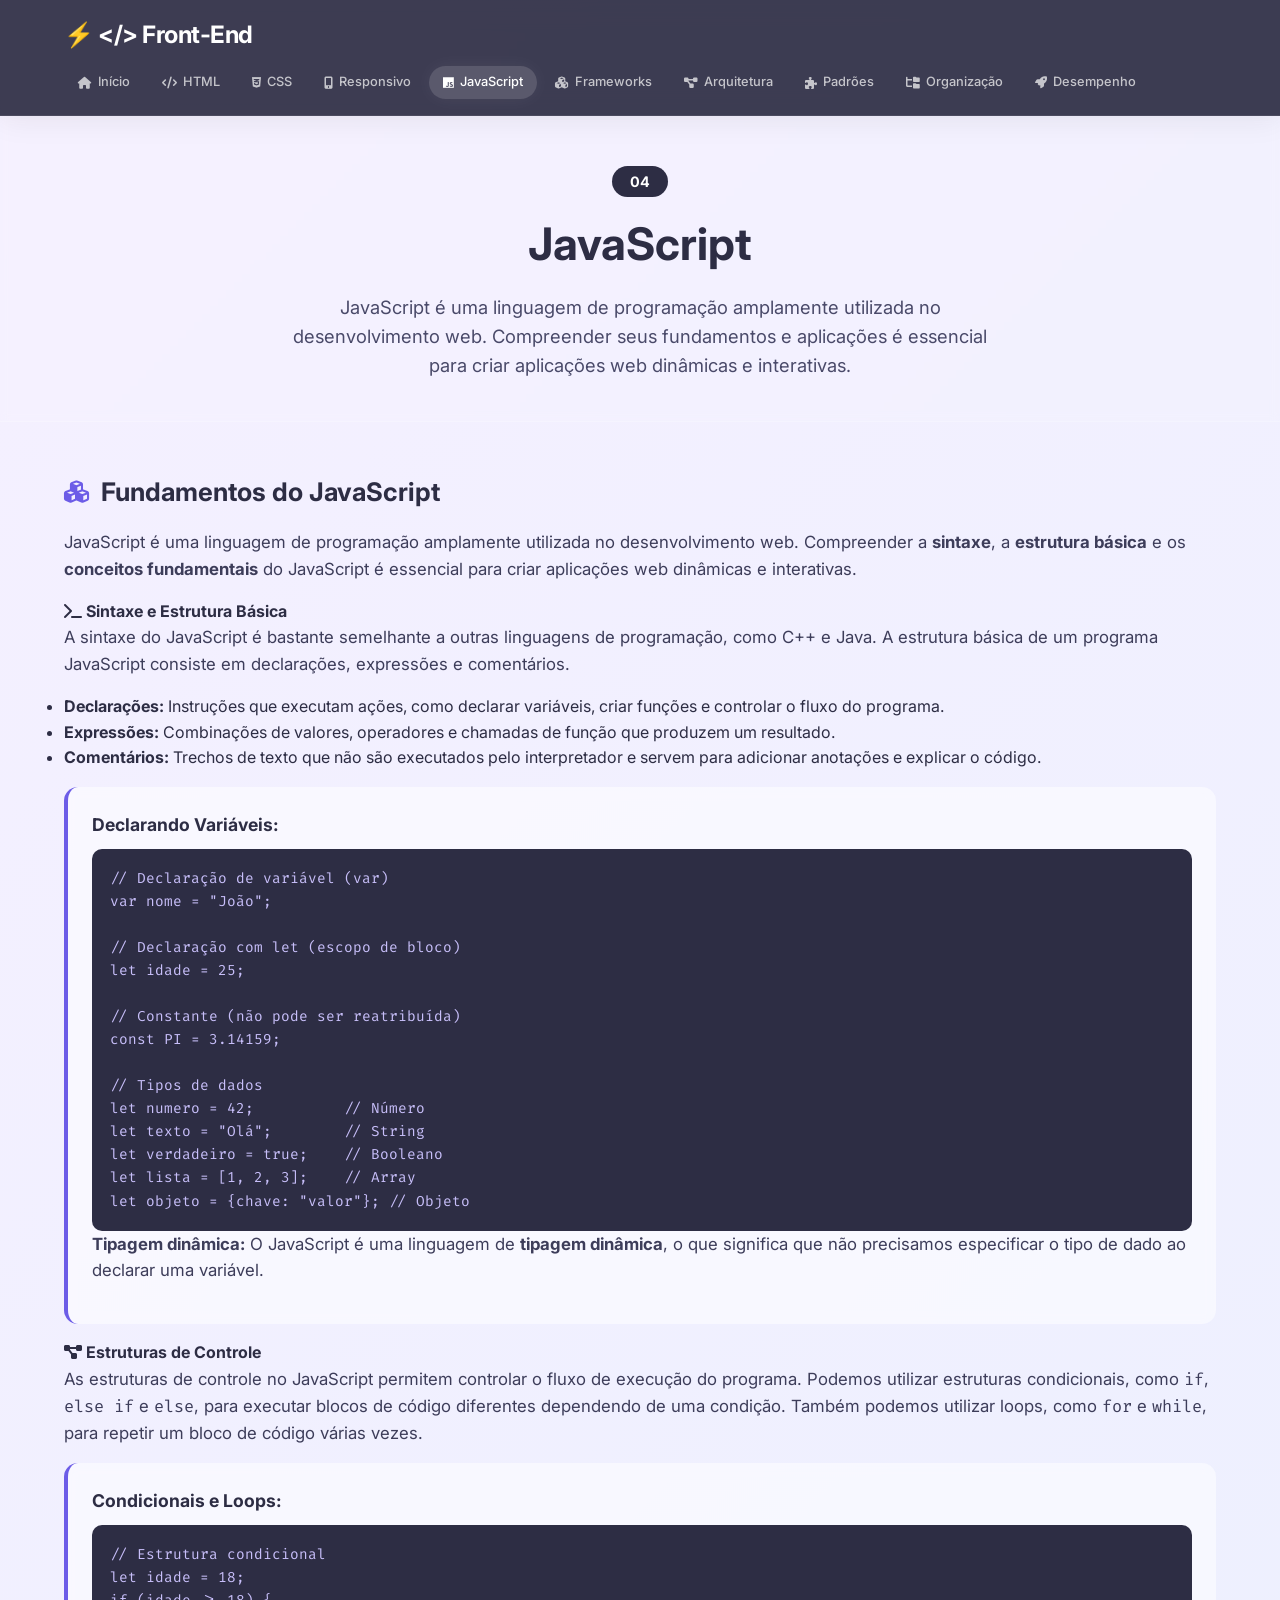
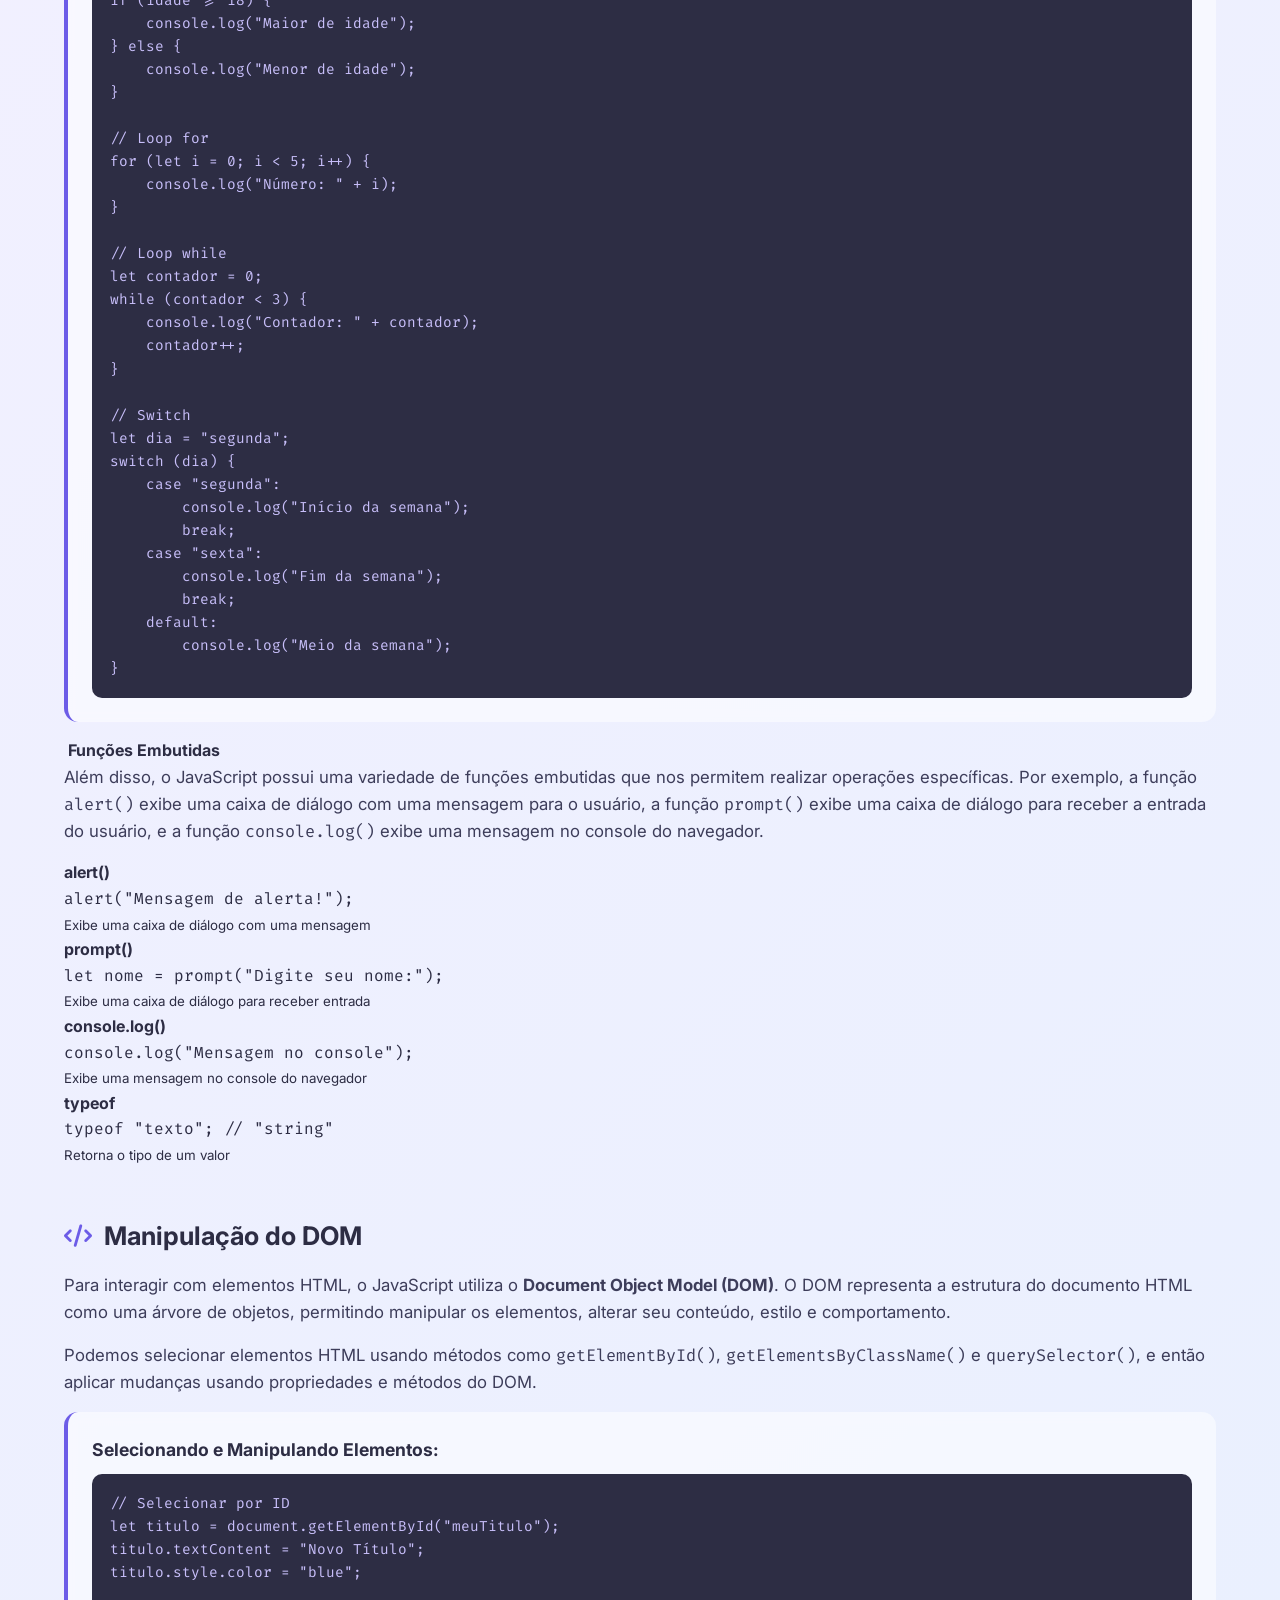
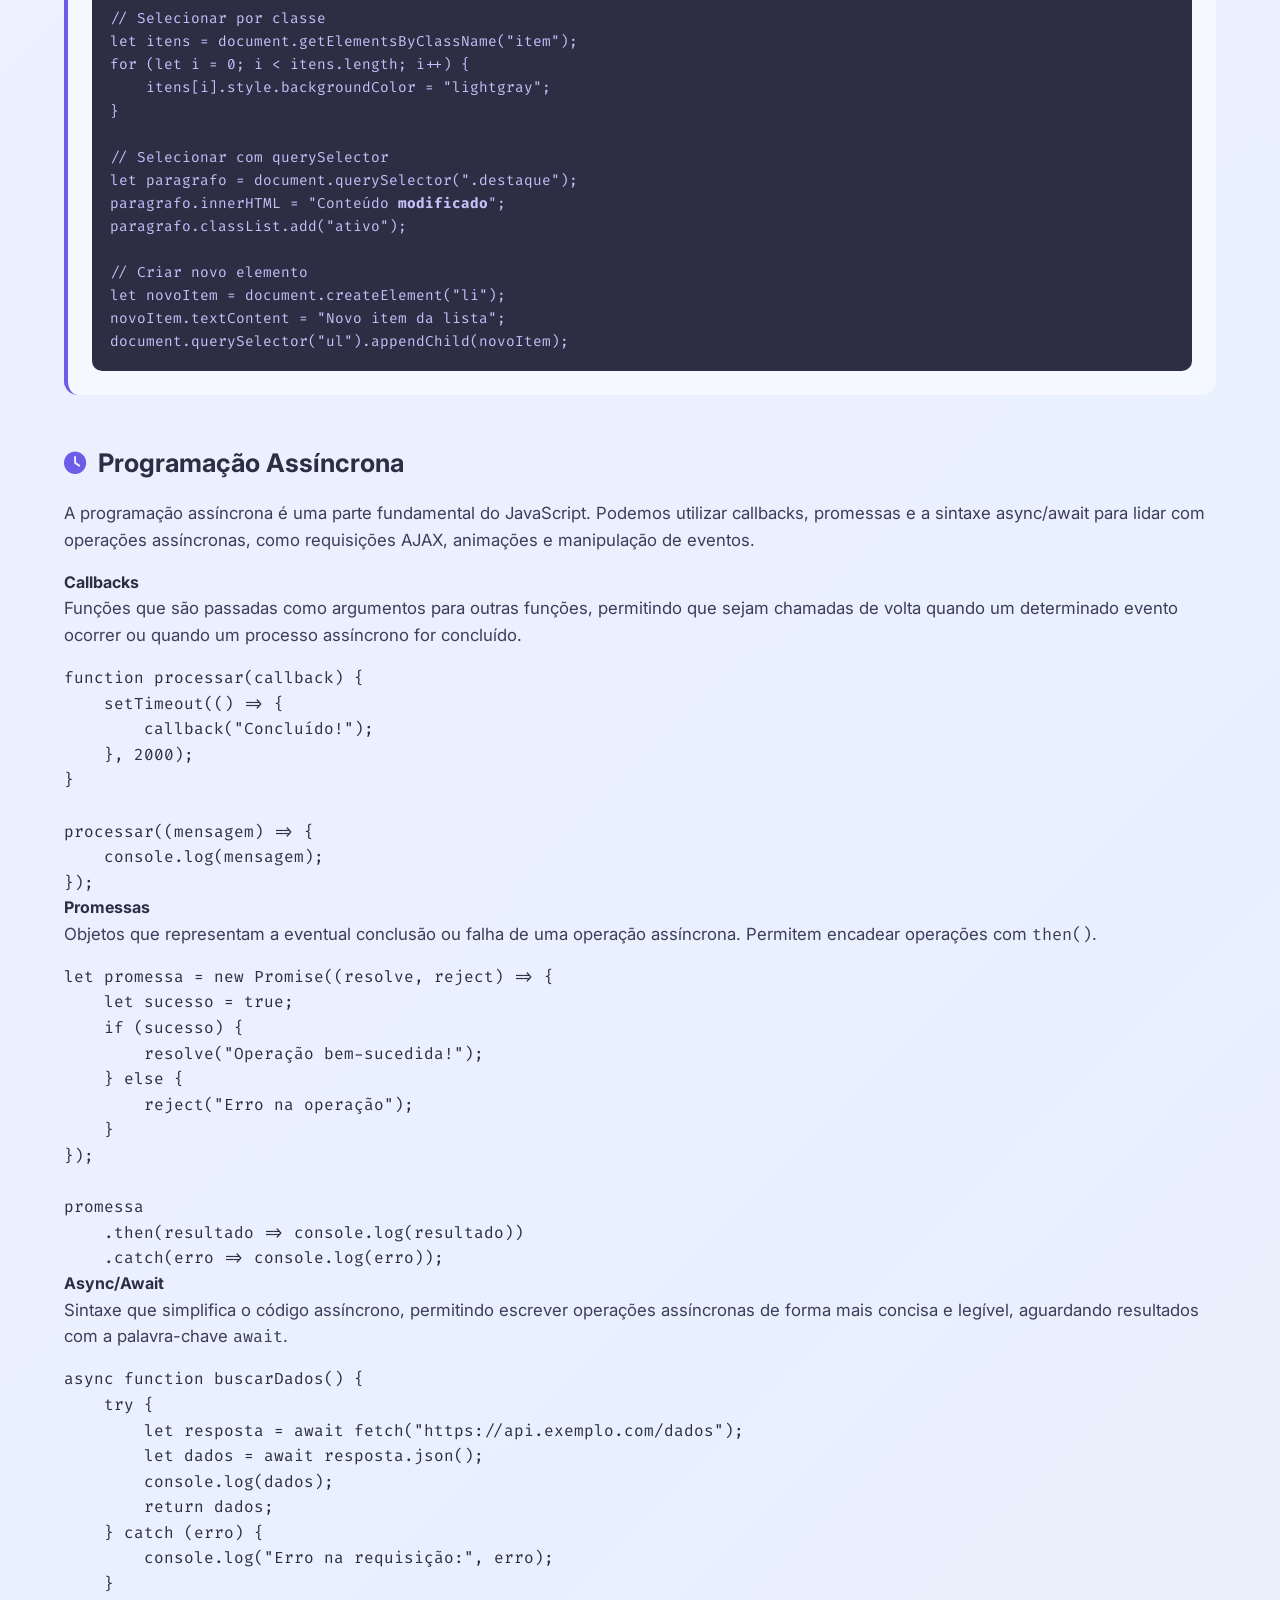
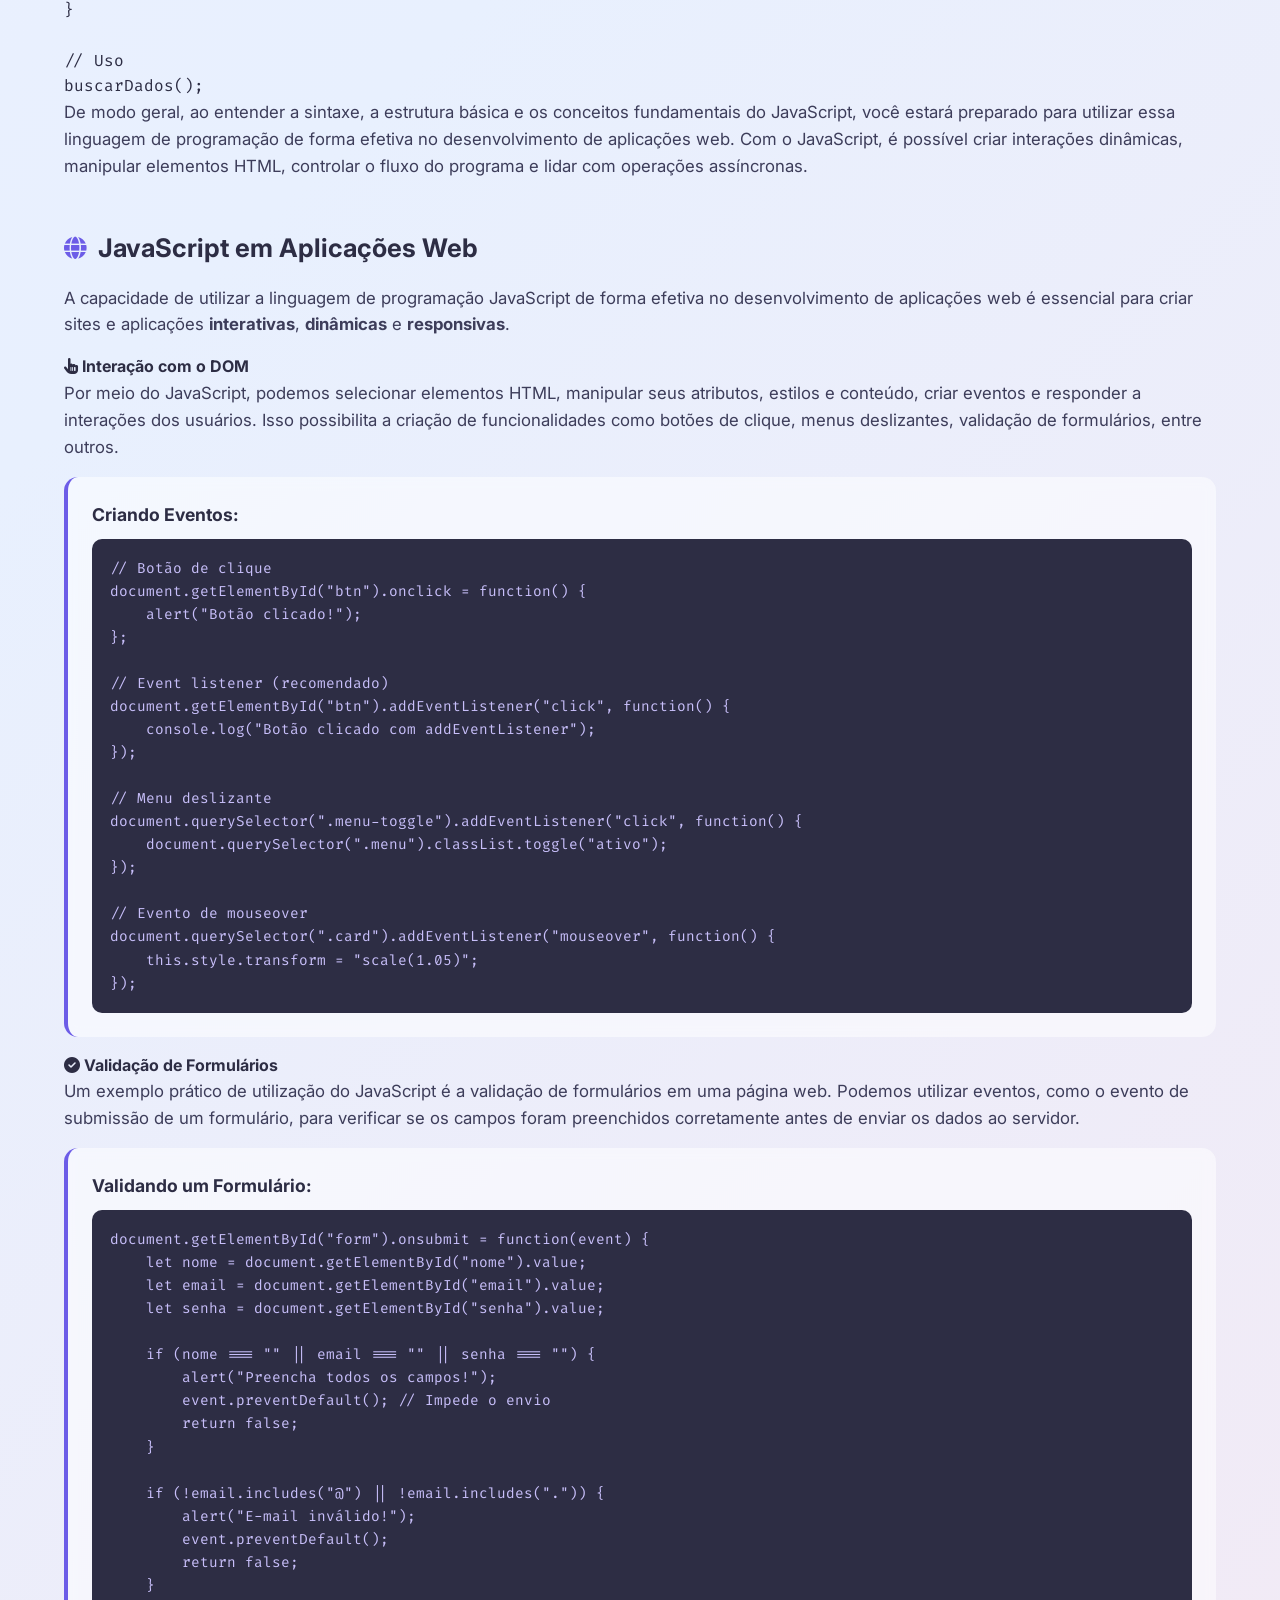
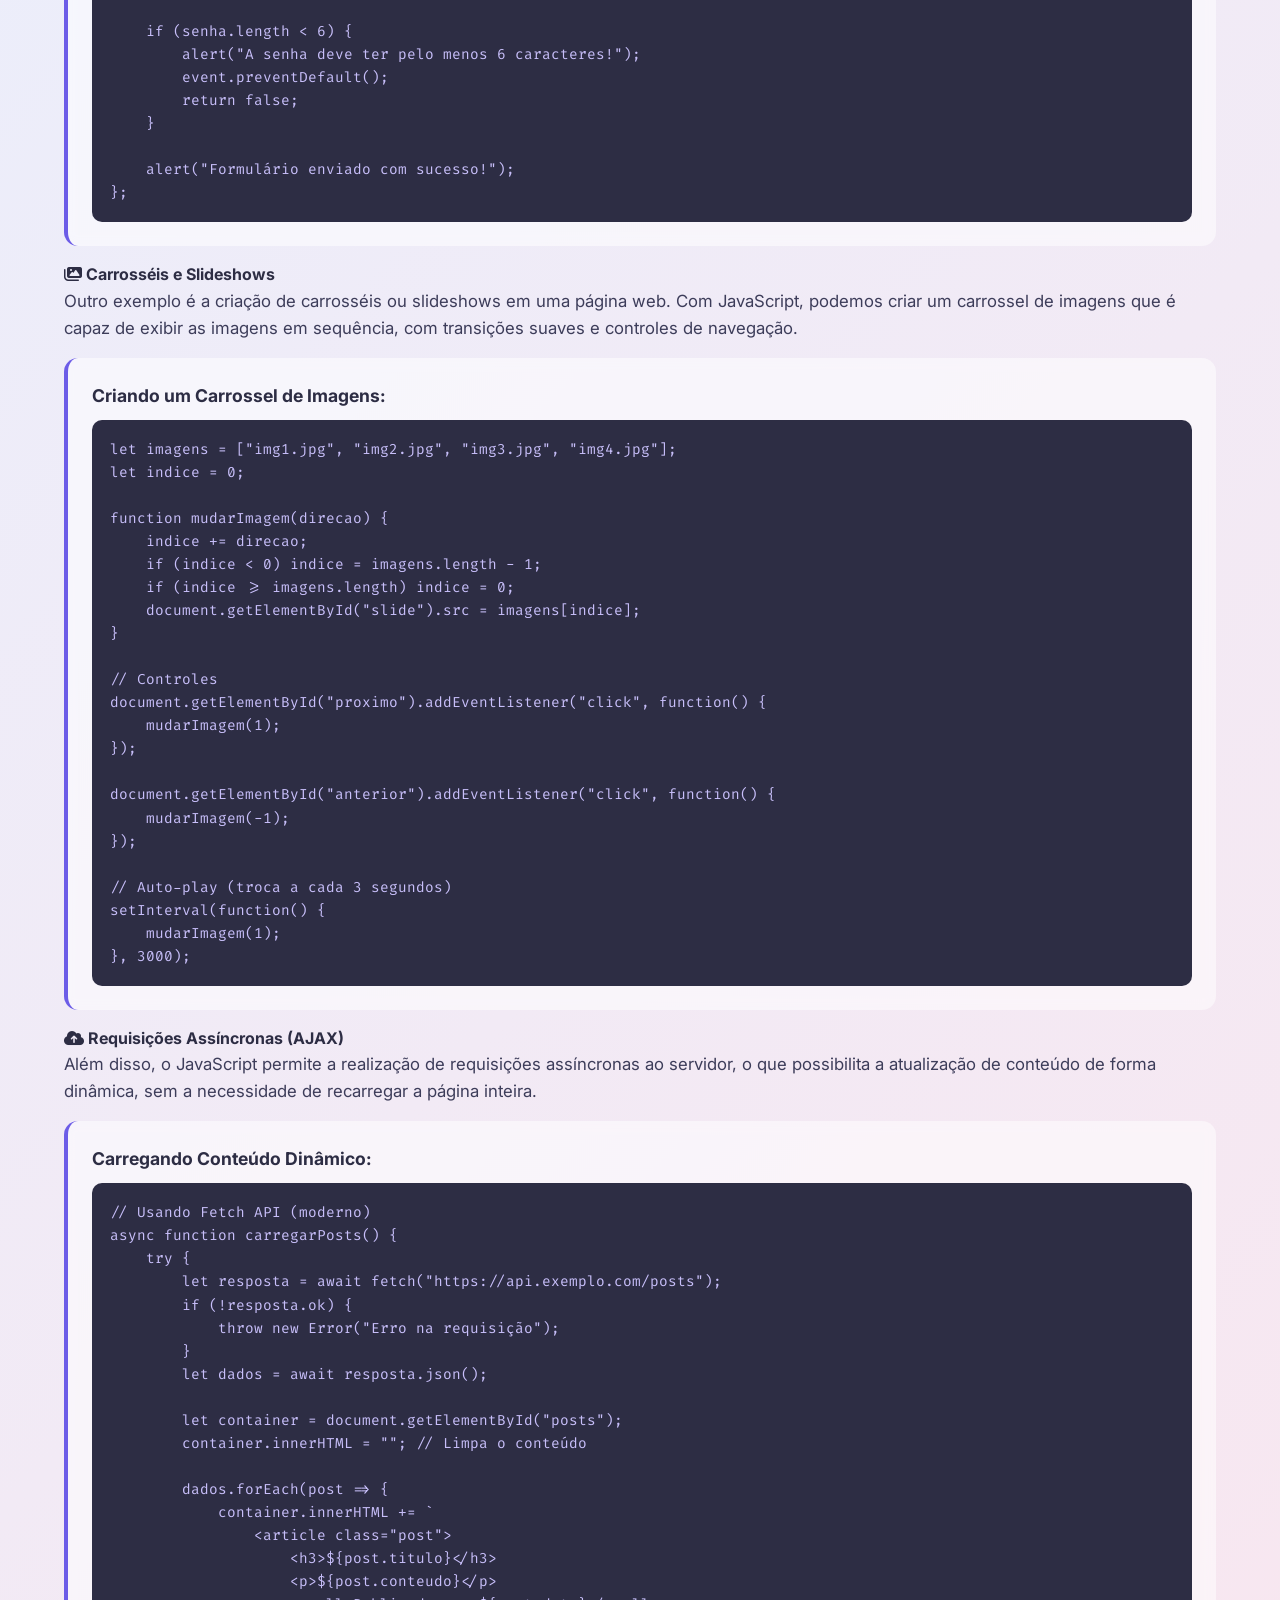
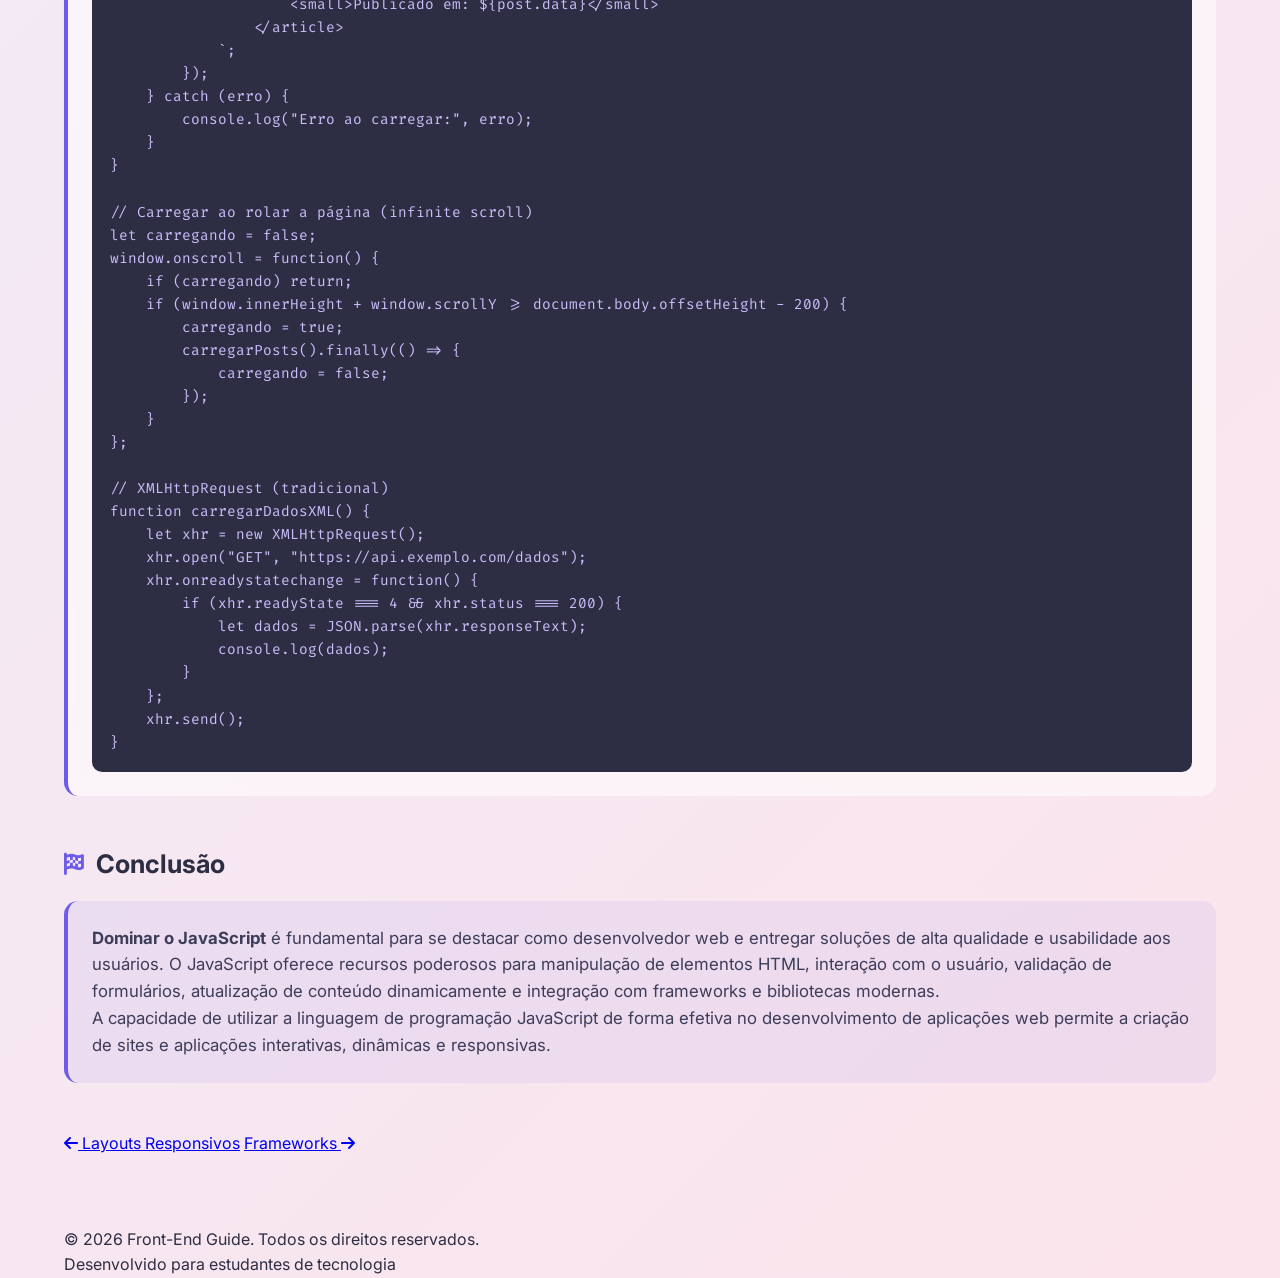
<file: aula1/javascript.html>
<!DOCTYPE html>
<html lang="pt-BR">
<head>
    <meta charset="UTF-8">
    <meta name="viewport" content="width=device-width, initial-scale=1.0">
    <title>JavaScript - Front-End Guide</title>
    <link rel="stylesheet" href="style.css">
    <link href="https://fonts.googleapis.com/css2?family=Fira+Code:wght@300;400;600;700&family=Inter:wght@300;400;500;600;700&display=swap" rel="stylesheet">
    <link rel="stylesheet" href="https://cdnjs.cloudflare.com/ajax/libs/font-awesome/6.4.0/css/all.min.css">
</head>
<body>

    <!-- ===== HEADER ===== -->
    <header>
        <div class="container header-content">
            <div class="logo">
                <h1>&lt;/&gt; Front-End</h1>
            </div>
            <nav class="main-nav">
                <a href="index.html"><i class="fas fa-home"></i> Início</a>
                <a href="estrutura-html.html"><i class="fas fa-code"></i> HTML</a>
                <a href="css-avancado.html"><i class="fab fa-css3-alt"></i> CSS</a>
                <a href="responsivo.html"><i class="fas fa-mobile-alt"></i> Responsivo</a>
                <a href="javascript.html" class="active"><i class="fab fa-js"></i> JavaScript</a>
                <a href="frameworks.html"><i class="fas fa-cubes"></i> Frameworks</a>
                <a href="arquitetura.html"><i class="fas fa-project-diagram"></i> Arquitetura</a>
                <a href="padroes-projeto.html"><i class="fas fa-puzzle-piece"></i> Padrões</a>
                <a href="organizacao.html"><i class="fas fa-folder-tree"></i> Organização</a>
                <a href="desempenho.html"><i class="fas fa-rocket"></i> Desempenho</a>
            </nav>
        </div>
    </header>

    <!-- ===== HERO ===== -->
    <section class="page-hero">
        <div class="container">
            <span class="badge">04</span>
            <h2>JavaScript</h2>
            <p>
                JavaScript é uma linguagem de programação amplamente utilizada no
                desenvolvimento web. Compreender seus fundamentos e aplicações é essencial
                para criar aplicações web dinâmicas e interativas.
            </p>
        </div>
    </section>

    <!-- ===== CONTEÚDO PRINCIPAL ===== -->
    <main class="page-content">
        <div class="container">

            <!-- PARTE 1: FUNDAMENTOS -->
            <section class="content-section">
                <h3><i class="fas fa-cubes"></i> Fundamentos do JavaScript</h3>
                <p>
                    JavaScript é uma linguagem de programação amplamente utilizada no
                    desenvolvimento web. Compreender a <strong>sintaxe</strong>, a
                    <strong>estrutura básica</strong> e os <strong>conceitos fundamentais</strong>
                    do JavaScript é essencial para criar aplicações web dinâmicas e interativas.
                </p>

                <h4><i class="fas fa-terminal"></i> Sintaxe e Estrutura Básica</h4>
                <p>
                    A sintaxe do JavaScript é bastante semelhante a outras linguagens
                    de programação, como C++ e Java. A estrutura básica de um programa
                    JavaScript consiste em declarações, expressões e comentários.
                </p>
                <ul>
                    <li>
                        <strong>Declarações:</strong> Instruções que executam ações,
                        como declarar variáveis, criar funções e controlar o fluxo do programa.
                    </li>
                    <li>
                        <strong>Expressões:</strong> Combinações de valores, operadores e
                        chamadas de função que produzem um resultado.
                    </li>
                    <li>
                        <strong>Comentários:</strong> Trechos de texto que não são executados
                        pelo interpretador e servem para adicionar anotações e explicar o código.
                    </li>
                </ul>

                <div class="example-box">
                    <h4>Declarando Variáveis:</h4>
                    <pre><code>// Declaração de variável (var)
var nome = "João";

// Declaração com let (escopo de bloco)
let idade = 25;

// Constante (não pode ser reatribuída)
const PI = 3.14159;

// Tipos de dados
let numero = 42;          // Número
let texto = "Olá";        // String
let verdadeiro = true;    // Booleano
let lista = [1, 2, 3];    // Array
let objeto = {chave: "valor"}; // Objeto</code></pre>
                    <p>
                        <strong>Tipagem dinâmica:</strong> O JavaScript é uma linguagem de
                        <strong>tipagem dinâmica</strong>, o que significa que não precisamos
                        especificar o tipo de dado ao declarar uma variável.
                    </p>
                </div>

                <h4><i class="fas fa-diagram-project"></i> Estruturas de Controle</h4>
                <p>
                    As estruturas de controle no JavaScript permitem controlar o fluxo de
                    execução do programa. Podemos utilizar estruturas condicionais, como
                    <code>if</code>, <code>else if</code> e <code>else</code>, para executar
                    blocos de código diferentes dependendo de uma condição. Também podemos
                    utilizar loops, como <code>for</code> e <code>while</code>, para repetir
                    um bloco de código várias vezes.
                </p>
                <div class="example-box">
                    <h4>Condicionais e Loops:</h4>
                    <pre><code>// Estrutura condicional
let idade = 18;
if (idade >= 18) {
    console.log("Maior de idade");
} else {
    console.log("Menor de idade");
}

// Loop for
for (let i = 0; i < 5; i++) {
    console.log("Número: " + i);
}

// Loop while
let contador = 0;
while (contador < 3) {
    console.log("Contador: " + contador);
    contador++;
}

// Switch
let dia = "segunda";
switch (dia) {
    case "segunda":
        console.log("Início da semana");
        break;
    case "sexta":
        console.log("Fim da semana");
        break;
    default:
        console.log("Meio da semana");
}</code></pre>
                </div>

                <h4><i class="fas fa-function"></i> Funções Embutidas</h4>
                <p>
                    Além disso, o JavaScript possui uma variedade de funções embutidas que
                    nos permitem realizar operações específicas. Por exemplo, a função
                    <code>alert()</code> exibe uma caixa de diálogo com uma mensagem para o
                    usuário, a função <code>prompt()</code> exibe uma caixa de diálogo para
                    receber a entrada do usuário, e a função <code>console.log()</code>
                    exibe uma mensagem no console do navegador.
                </p>
                <div class="function-grid">
                    <article class="function-card">
                        <h4>alert()</h4>
                        <pre><code>alert("Mensagem de alerta!");</code></pre>
                        <small>Exibe uma caixa de diálogo com uma mensagem</small>
                    </article>
                    <article class="function-card">
                        <h4>prompt()</h4>
                        <pre><code>let nome = prompt("Digite seu nome:");</code></pre>
                        <small>Exibe uma caixa de diálogo para receber entrada</small>
                    </article>
                    <article class="function-card">
                        <h4>console.log()</h4>
                        <pre><code>console.log("Mensagem no console");</code></pre>
                        <small>Exibe uma mensagem no console do navegador</small>
                    </article>
                    <article class="function-card">
                        <h4>typeof</h4>
                        <pre><code>typeof "texto"; // "string"</code></pre>
                        <small>Retorna o tipo de um valor</small>
                    </article>
                </div>
            </section>

            <!-- PARTE 2: MANIPULAÇÃO DO DOM -->
            <section class="content-section">
                <h3><i class="fas fa-code"></i> Manipulação do DOM</h3>
                <p>
                    Para interagir com elementos HTML, o JavaScript utiliza o
                    <strong>Document Object Model (DOM)</strong>. O DOM representa a
                    estrutura do documento HTML como uma árvore de objetos, permitindo
                    manipular os elementos, alterar seu conteúdo, estilo e comportamento.
                </p>
                <p>
                    Podemos selecionar elementos HTML usando métodos como
                    <code>getElementById()</code>, <code>getElementsByClassName()</code> e
                    <code>querySelector()</code>, e então aplicar mudanças usando
                    propriedades e métodos do DOM.
                </p>
                <div class="example-box">
                    <h4>Selecionando e Manipulando Elementos:</h4>
                    <pre><code>// Selecionar por ID
let titulo = document.getElementById("meuTitulo");
titulo.textContent = "Novo Título";
titulo.style.color = "blue";

// Selecionar por classe
let itens = document.getElementsByClassName("item");
for (let i = 0; i < itens.length; i++) {
    itens[i].style.backgroundColor = "lightgray";
}

// Selecionar com querySelector
let paragrafo = document.querySelector(".destaque");
paragrafo.innerHTML = "Conteúdo <strong>modificado</strong>";
paragrafo.classList.add("ativo");

// Criar novo elemento
let novoItem = document.createElement("li");
novoItem.textContent = "Novo item da lista";
document.querySelector("ul").appendChild(novoItem);</code></pre>
                </div>
            </section>

            <!-- PARTE 3: PROGRAMAÇÃO ASSÍNCRONA -->
            <section class="content-section">
                <h3><i class="fas fa-clock"></i> Programação Assíncrona</h3>
                <p>
                    A programação assíncrona é uma parte fundamental do JavaScript. Podemos
                    utilizar callbacks, promessas e a sintaxe async/await para lidar com
                    operações assíncronas, como requisições AJAX, animações e manipulação
                    de eventos.
                </p>
                <div class="async-grid">
                    <article class="async-card">
                        <h4>Callbacks</h4>
                        <p>
                            Funções que são passadas como argumentos para outras funções,
                            permitindo que sejam chamadas de volta quando um determinado
                            evento ocorrer ou quando um processo assíncrono for concluído.
                        </p>
                        <pre><code>function processar(callback) {
    setTimeout(() => {
        callback("Concluído!");
    }, 2000);
}

processar((mensagem) => {
    console.log(mensagem);
});</code></pre>
                    </article>
                    <article class="async-card">
                        <h4>Promessas</h4>
                        <p>
                            Objetos que representam a eventual conclusão ou falha de uma
                            operação assíncrona. Permitem encadear operações com <code>then()</code>.
                        </p>
                        <pre><code>let promessa = new Promise((resolve, reject) => {
    let sucesso = true;
    if (sucesso) {
        resolve("Operação bem-sucedida!");
    } else {
        reject("Erro na operação");
    }
});

promessa
    .then(resultado => console.log(resultado))
    .catch(erro => console.log(erro));</code></pre>
                    </article>
                    <article class="async-card">
                        <h4>Async/Await</h4>
                        <p>
                            Sintaxe que simplifica o código assíncrono, permitindo escrever
                            operações assíncronas de forma mais concisa e legível, aguardando
                            resultados com a palavra-chave <code>await</code>.
                        </p>
                        <pre><code>async function buscarDados() {
    try {
        let resposta = await fetch("https://api.exemplo.com/dados");
        let dados = await resposta.json();
        console.log(dados);
        return dados;
    } catch (erro) {
        console.log("Erro na requisição:", erro);
    }
}

// Uso
buscarDados();</code></pre>
                    </article>
                </div>
                <p>
                    De modo geral, ao entender a sintaxe, a estrutura básica e os conceitos
                    fundamentais do JavaScript, você estará preparado para utilizar essa
                    linguagem de programação de forma efetiva no desenvolvimento de
                    aplicações web. Com o JavaScript, é possível criar interações dinâmicas,
                    manipular elementos HTML, controlar o fluxo do programa e lidar com
                    operações assíncronas.
                </p>
            </section>

            <!-- PARTE 4: APLICAÇÕES WEB -->
            <section class="content-section">
                <h3><i class="fas fa-globe"></i> JavaScript em Aplicações Web</h3>
                <p>
                    A capacidade de utilizar a linguagem de programação JavaScript de forma
                    efetiva no desenvolvimento de aplicações web é essencial para criar
                    sites e aplicações <strong>interativas</strong>, <strong>dinâmicas</strong>
                    e <strong>responsivas</strong>.
                </p>

                <h4><i class="fas fa-hand-pointer"></i> Interação com o DOM</h4>
                <p>
                    Por meio do JavaScript, podemos selecionar elementos HTML, manipular
                    seus atributos, estilos e conteúdo, criar eventos e responder a
                    interações dos usuários. Isso possibilita a criação de funcionalidades
                    como botões de clique, menus deslizantes, validação de formulários,
                    entre outros.
                </p>
                <div class="example-box">
                    <h4>Criando Eventos:</h4>
                    <pre><code>// Botão de clique
document.getElementById("btn").onclick = function() {
    alert("Botão clicado!");
};

// Event listener (recomendado)
document.getElementById("btn").addEventListener("click", function() {
    console.log("Botão clicado com addEventListener");
});

// Menu deslizante
document.querySelector(".menu-toggle").addEventListener("click", function() {
    document.querySelector(".menu").classList.toggle("ativo");
});

// Evento de mouseover
document.querySelector(".card").addEventListener("mouseover", function() {
    this.style.transform = "scale(1.05)";
});</code></pre>
                </div>

                <h4><i class="fas fa-check-circle"></i> Validação de Formulários</h4>
                <p>
                    Um exemplo prático de utilização do JavaScript é a validação de
                    formulários em uma página web. Podemos utilizar eventos, como o evento
                    de submissão de um formulário, para verificar se os campos foram
                    preenchidos corretamente antes de enviar os dados ao servidor.
                </p>
                <div class="example-box">
                    <h4>Validando um Formulário:</h4>
                    <pre><code>document.getElementById("form").onsubmit = function(event) {
    let nome = document.getElementById("nome").value;
    let email = document.getElementById("email").value;
    let senha = document.getElementById("senha").value;

    if (nome === "" || email === "" || senha === "") {
        alert("Preencha todos os campos!");
        event.preventDefault(); // Impede o envio
        return false;
    }

    if (!email.includes("@") || !email.includes(".")) {
        alert("E-mail inválido!");
        event.preventDefault();
        return false;
    }

    if (senha.length < 6) {
        alert("A senha deve ter pelo menos 6 caracteres!");
        event.preventDefault();
        return false;
    }

    alert("Formulário enviado com sucesso!");
};</code></pre>
                </div>

                <h4><i class="fas fa-images"></i> Carrosséis e Slideshows</h4>
                <p>
                    Outro exemplo é a criação de carrosséis ou slideshows em uma página web.
                    Com JavaScript, podemos criar um carrossel de imagens que é capaz de
                    exibir as imagens em sequência, com transições suaves e controles de
                    navegação.
                </p>
                <div class="example-box">
                    <h4>Criando um Carrossel de Imagens:</h4>
                    <pre><code>let imagens = ["img1.jpg", "img2.jpg", "img3.jpg", "img4.jpg"];
let indice = 0;

function mudarImagem(direcao) {
    indice += direcao;
    if (indice < 0) indice = imagens.length - 1;
    if (indice >= imagens.length) indice = 0;
    document.getElementById("slide").src = imagens[indice];
}

// Controles
document.getElementById("proximo").addEventListener("click", function() {
    mudarImagem(1);
});

document.getElementById("anterior").addEventListener("click", function() {
    mudarImagem(-1);
});

// Auto-play (troca a cada 3 segundos)
setInterval(function() {
    mudarImagem(1);
}, 3000);</code></pre>
                </div>

                <h4><i class="fas fa-cloud-upload-alt"></i> Requisições Assíncronas (AJAX)</h4>
                <p>
                    Além disso, o JavaScript permite a realização de requisições assíncronas
                    ao servidor, o que possibilita a atualização de conteúdo de forma
                    dinâmica, sem a necessidade de recarregar a página inteira.
                </p>
                <div class="example-box">
                    <h4>Carregando Conteúdo Dinâmico:</h4>
                    <pre><code>// Usando Fetch API (moderno)
async function carregarPosts() {
    try {
        let resposta = await fetch("https://api.exemplo.com/posts");
        if (!resposta.ok) {
            throw new Error("Erro na requisição");
        }
        let dados = await resposta.json();

        let container = document.getElementById("posts");
        container.innerHTML = ""; // Limpa o conteúdo

        dados.forEach(post => {
            container.innerHTML += `
                &lt;article class="post"&gt;
                    &lt;h3&gt;${post.titulo}&lt;/h3&gt;
                    &lt;p&gt;${post.conteudo}&lt;/p&gt;
                    &lt;small&gt;Publicado em: ${post.data}&lt;/small&gt;
                &lt;/article&gt;
            `;
        });
    } catch (erro) {
        console.log("Erro ao carregar:", erro);
    }
}

// Carregar ao rolar a página (infinite scroll)
let carregando = false;
window.onscroll = function() {
    if (carregando) return;
    if (window.innerHeight + window.scrollY >= document.body.offsetHeight - 200) {
        carregando = true;
        carregarPosts().finally(() => {
            carregando = false;
        });
    }
};

// XMLHttpRequest (tradicional)
function carregarDadosXML() {
    let xhr = new XMLHttpRequest();
    xhr.open("GET", "https://api.exemplo.com/dados");
    xhr.onreadystatechange = function() {
        if (xhr.readyState === 4 && xhr.status === 200) {
            let dados = JSON.parse(xhr.responseText);
            console.log(dados);
        }
    };
    xhr.send();
}</code></pre>
                </div>
            </section>

            <!-- CONCLUSÃO -->
            <section class="content-section">
                <h3><i class="fas fa-flag-checkered"></i> Conclusão</h3>
                <div class="highlight-box">
                    <p>
                        <strong>Dominar o JavaScript</strong> é fundamental para se destacar
                        como desenvolvedor web e entregar soluções de alta qualidade e
                        usabilidade aos usuários. O JavaScript oferece recursos poderosos
                        para manipulação de elementos HTML, interação com o usuário,
                        validação de formulários, atualização de conteúdo dinamicamente e
                        integração com frameworks e bibliotecas modernas.
                    </p>
                    <p>
                        A capacidade de utilizar a linguagem de programação JavaScript de
                        forma efetiva no desenvolvimento de aplicações web permite a criação
                        de sites e aplicações interativas, dinâmicas e responsivas.
                    </p>
                </div>
            </section>

            <!-- NAVEGAÇÃO -->
            <div class="page-navigation">
                <a href="responsivo.html" class="nav-btn prev"><i class="fas fa-arrow-left"></i> Layouts Responsivos</a>
                <a href="frameworks.html" class="nav-btn next">Frameworks <i class="fas fa-arrow-right"></i></a>
            </div>

        </div>
    </main>

    <!-- ===== FOOTER ===== -->
    <footer>
        <div class="container footer-content">
            <p>&copy; 2026 Front-End Guide. Todos os direitos reservados.</p>
            <p class="footer-tag">Desenvolvido para estudantes de tecnologia</p>
        </div>
    </footer>

</body>
</html>
</file>
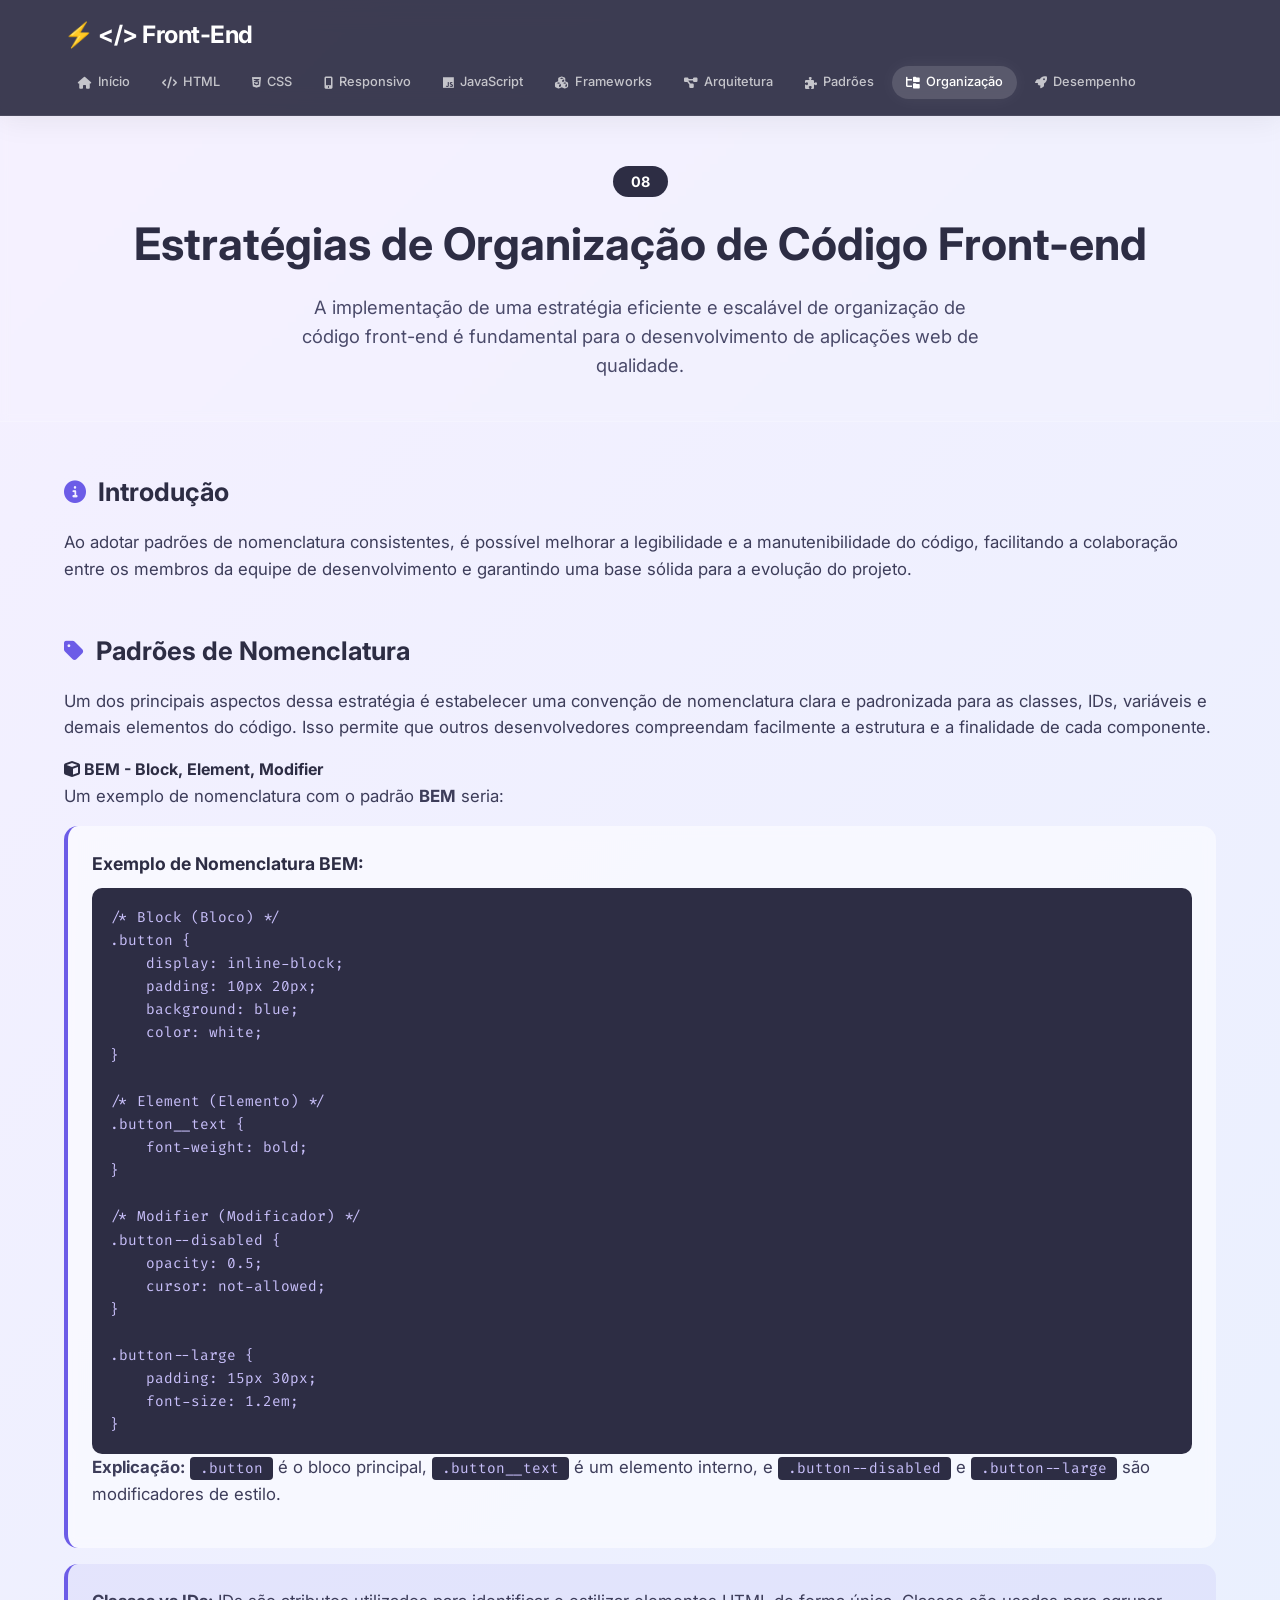
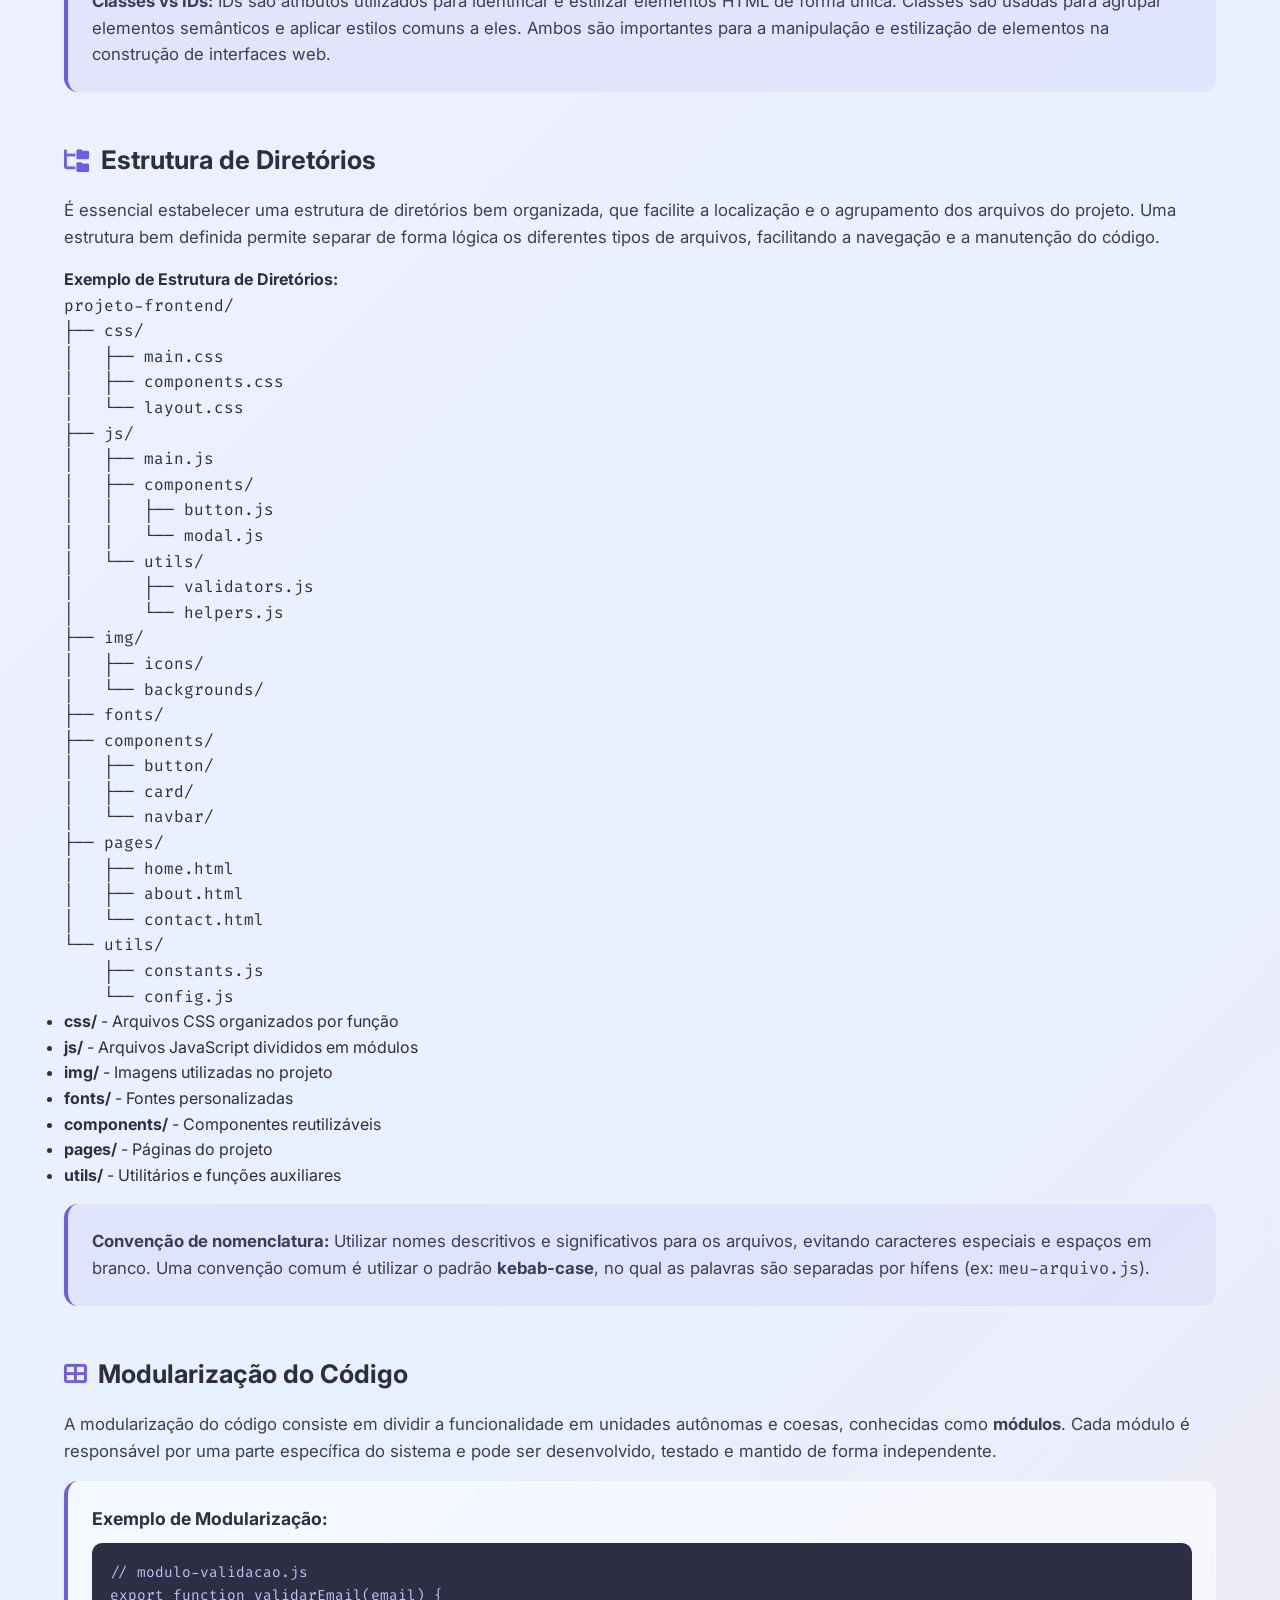
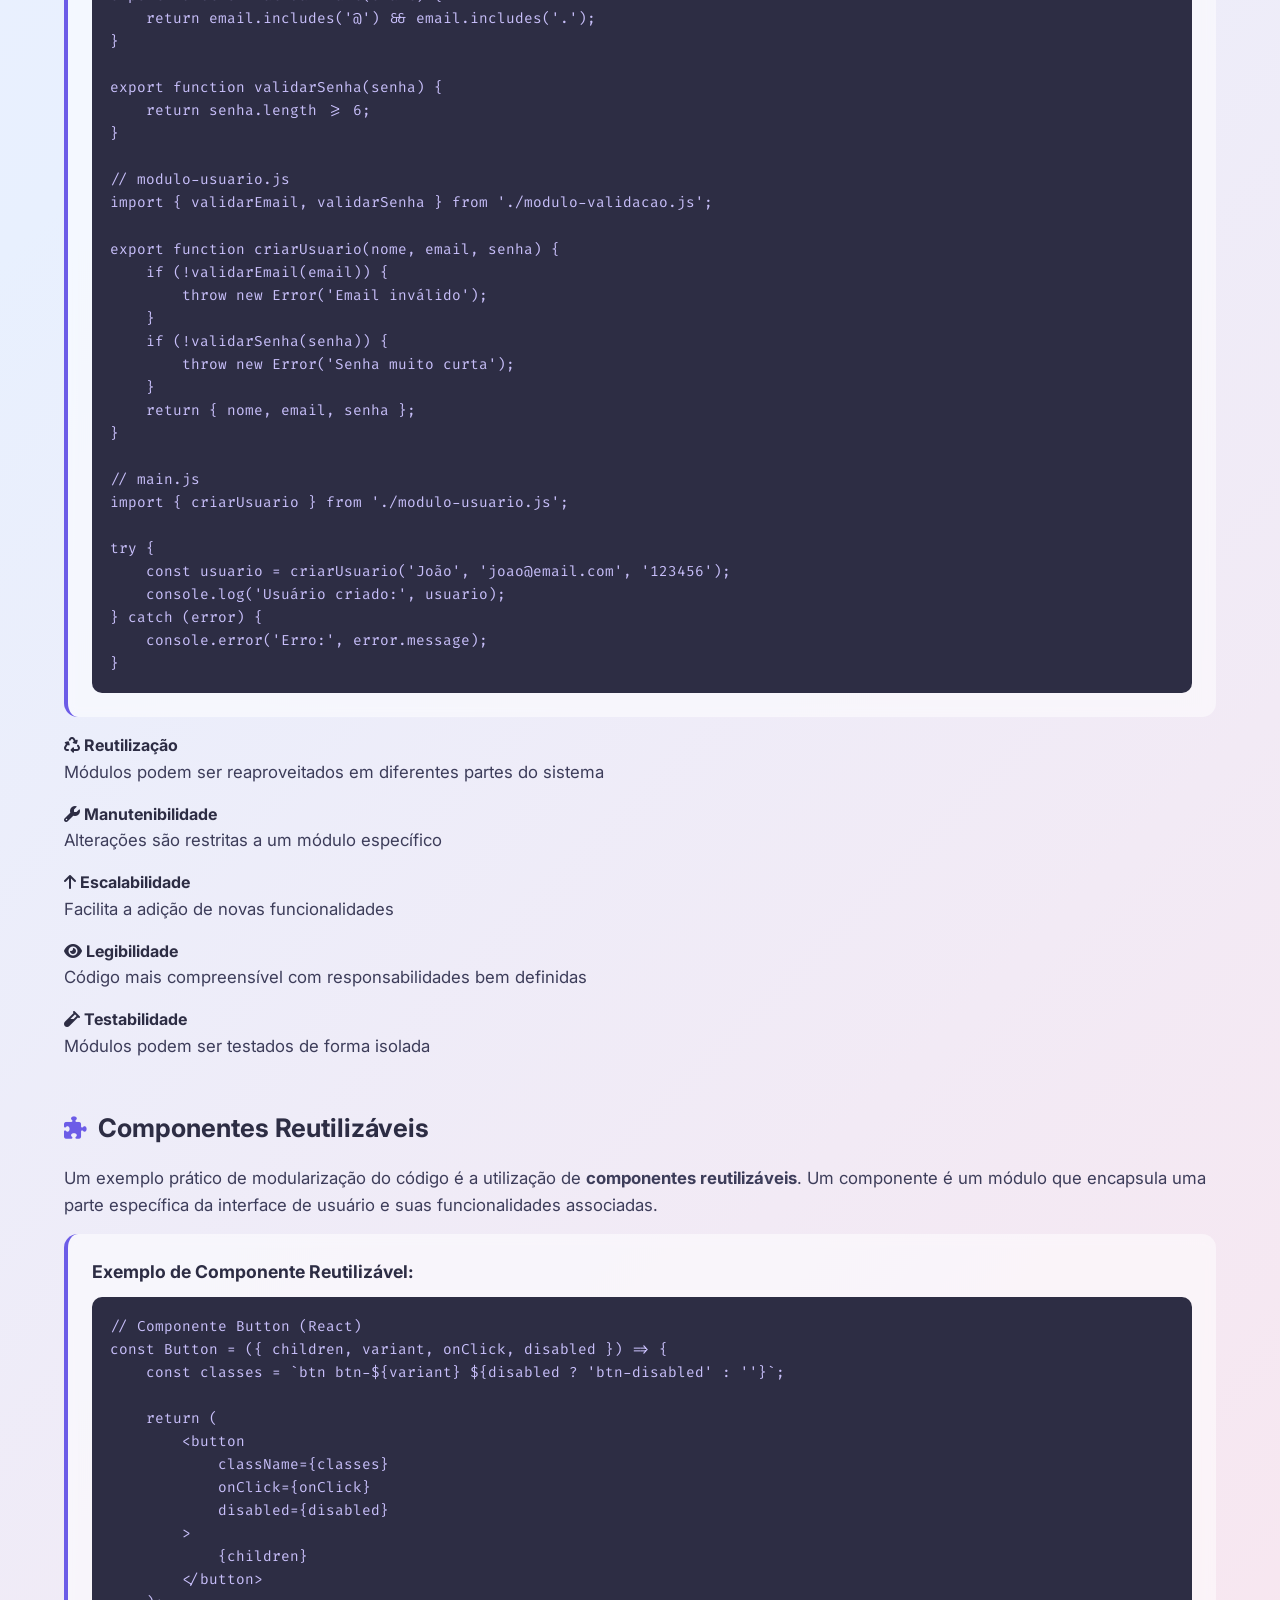
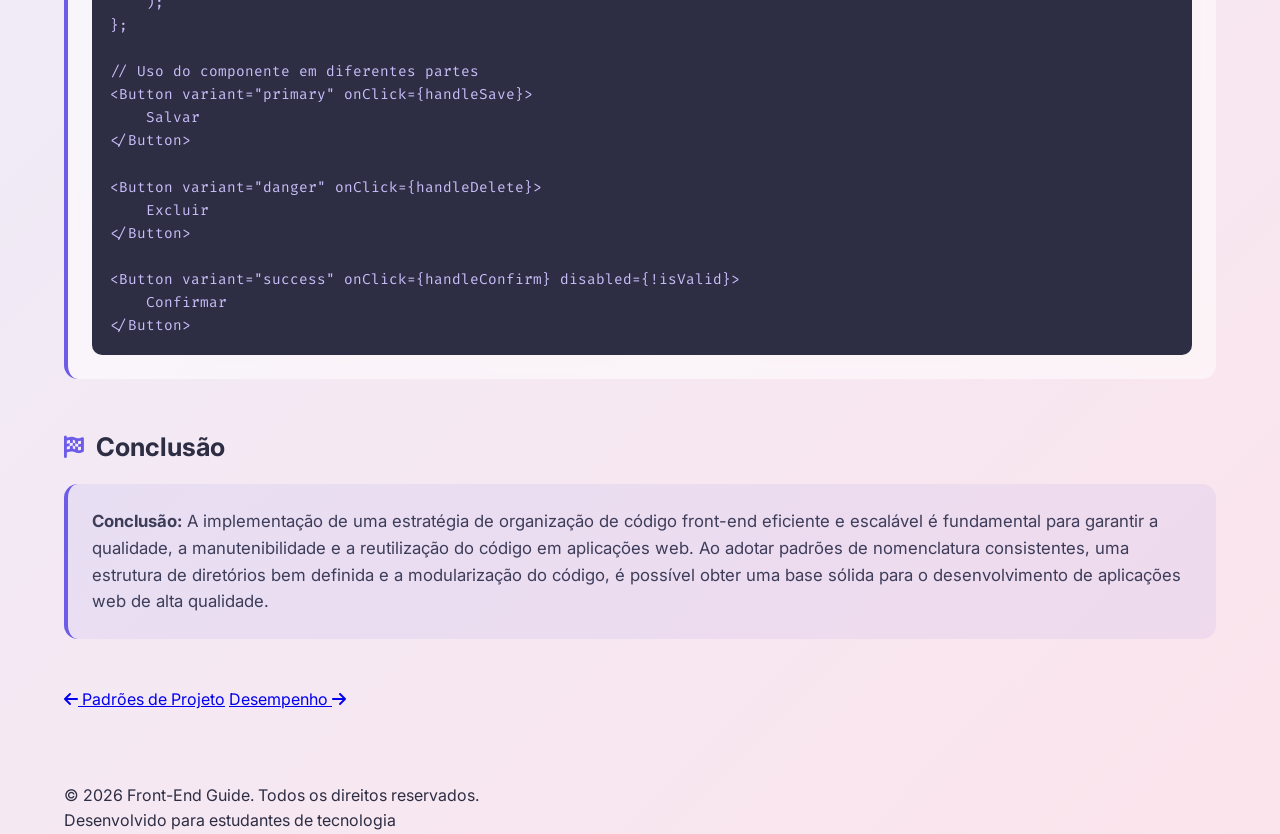
<file: aula1/organizacao.html>
<!DOCTYPE html>
<html lang="pt-BR">
<head>
    <meta charset="UTF-8">
    <meta name="viewport" content="width=device-width, initial-scale=1.0">
    <title>Organização de Código - Front-End Guide</title>
    <link rel="stylesheet" href="style.css">
    <link href="https://fonts.googleapis.com/css2?family=Fira+Code:wght@300;400;600;700&family=Inter:wght@300;400;500;600;700&display=swap" rel="stylesheet">
    <link rel="stylesheet" href="https://cdnjs.cloudflare.com/ajax/libs/font-awesome/6.4.0/css/all.min.css">
</head>
<body>

    <!-- ===== HEADER ===== -->
    <header>
        <div class="container header-content">
            <div class="logo">
                <h1>&lt;/&gt; Front-End</h1>
            </div>
            <nav class="main-nav">
                <a href="index.html"><i class="fas fa-home"></i> Início</a>
                <a href="estrutura-html.html"><i class="fas fa-code"></i> HTML</a>
                <a href="css-avancado.html"><i class="fab fa-css3-alt"></i> CSS</a>
                <a href="responsivo.html"><i class="fas fa-mobile-alt"></i> Responsivo</a>
                <a href="javascript.html"><i class="fab fa-js"></i> JavaScript</a>
                <a href="frameworks.html"><i class="fas fa-cubes"></i> Frameworks</a>
                <a href="arquitetura.html"><i class="fas fa-project-diagram"></i> Arquitetura</a>
                <a href="padroes-projeto.html"><i class="fas fa-puzzle-piece"></i> Padrões</a>
                <a href="organizacao.html" class="active"><i class="fas fa-folder-tree"></i> Organização</a>
                <a href="desempenho.html"><i class="fas fa-rocket"></i> Desempenho</a>
            </nav>
        </div>
    </header>

    <!-- ===== HERO ===== -->
    <section class="page-hero">
        <div class="container">
            <span class="badge">08</span>
            <h2>Estratégias de Organização de Código Front-end</h2>
            <p>
                A implementação de uma estratégia eficiente e escalável de organização de
                código front-end é fundamental para o desenvolvimento de aplicações web
                de qualidade.
            </p>
        </div>
    </section>

    <!-- ===== CONTEÚDO PRINCIPAL ===== -->
    <main class="page-content">
        <div class="container">

            <!-- INTRODUÇÃO -->
            <section class="content-section">
                <h3><i class="fas fa-info-circle"></i> Introdução</h3>
                <p>
                    Ao adotar padrões de nomenclatura consistentes, é possível melhorar a
                    legibilidade e a manutenibilidade do código, facilitando a colaboração
                    entre os membros da equipe de desenvolvimento e garantindo uma base
                    sólida para a evolução do projeto.
                </p>
            </section>

            <!-- PADRÕES DE NOMENCLATURA -->
            <section class="content-section">
                <h3><i class="fas fa-tag"></i> Padrões de Nomenclatura</h3>
                <p>
                    Um dos principais aspectos dessa estratégia é estabelecer uma convenção
                    de nomenclatura clara e padronizada para as classes, IDs, variáveis e
                    demais elementos do código. Isso permite que outros desenvolvedores
                    compreendam facilmente a estrutura e a finalidade de cada componente.
                </p>

                <h4><i class="fas fa-cube"></i> BEM - Block, Element, Modifier</h4>
                <p>
                    Um exemplo de nomenclatura com o padrão <strong>BEM</strong> seria:
                </p>
                <div class="example-box">
                    <h4>Exemplo de Nomenclatura BEM:</h4>
                    <pre><code>/* Block (Bloco) */
.button {
    display: inline-block;
    padding: 10px 20px;
    background: blue;
    color: white;
}

/* Element (Elemento) */
.button__text {
    font-weight: bold;
}

/* Modifier (Modificador) */
.button--disabled {
    opacity: 0.5;
    cursor: not-allowed;
}

.button--large {
    padding: 15px 30px;
    font-size: 1.2em;
}</code></pre>
                    <p>
                        <strong>Explicação:</strong> <code>.button</code> é o bloco principal,
                        <code>.button__text</code> é um elemento interno, e
                        <code>.button--disabled</code> e <code>.button--large</code> são
                        modificadores de estilo.
                    </p>
                </div>

                <div class="highlight-box">
                    <p>
                        <strong>Classes vs IDs:</strong> IDs são atributos utilizados para
                        identificar e estilizar elementos HTML de forma única. Classes são
                        usadas para agrupar elementos semânticos e aplicar estilos comuns a
                        eles. Ambos são importantes para a manipulação e estilização de
                        elementos na construção de interfaces web.
                    </p>
                </div>
            </section>

            <!-- ESTRUTURA DE DIRETÓRIOS -->
            <section class="content-section">
                <h3><i class="fas fa-folder-tree"></i> Estrutura de Diretórios</h3>
                <p>
                    É essencial estabelecer uma estrutura de diretórios bem organizada, que
                    facilite a localização e o agrupamento dos arquivos do projeto. Uma
                    estrutura bem definida permite separar de forma lógica os diferentes
                    tipos de arquivos, facilitando a navegação e a manutenção do código.
                </p>

                <div class="directory-tree">
                    <h4>Exemplo de Estrutura de Diretórios:</h4>
                    <div class="tree-content">
                        <pre><code>projeto-frontend/
├── css/
│   ├── main.css
│   ├── components.css
│   └── layout.css
├── js/
│   ├── main.js
│   ├── components/
│   │   ├── button.js
│   │   └── modal.js
│   └── utils/
│       ├── validators.js
│       └── helpers.js
├── img/
│   ├── icons/
│   └── backgrounds/
├── fonts/
├── components/
│   ├── button/
│   ├── card/
│   └── navbar/
├── pages/
│   ├── home.html
│   ├── about.html
│   └── contact.html
└── utils/
    ├── constants.js
    └── config.js</code></pre>
                    </div>
                    <ul>
                        <li><strong>css/</strong> - Arquivos CSS organizados por função</li>
                        <li><strong>js/</strong> - Arquivos JavaScript divididos em módulos</li>
                        <li><strong>img/</strong> - Imagens utilizadas no projeto</li>
                        <li><strong>fonts/</strong> - Fontes personalizadas</li>
                        <li><strong>components/</strong> - Componentes reutilizáveis</li>
                        <li><strong>pages/</strong> - Páginas do projeto</li>
                        <li><strong>utils/</strong> - Utilitários e funções auxiliares</li>
                    </ul>
                </div>

                <div class="highlight-box">
                    <p>
                        <strong>Convenção de nomenclatura:</strong> Utilizar nomes descritivos
                        e significativos para os arquivos, evitando caracteres especiais e
                        espaços em branco. Uma convenção comum é utilizar o padrão
                        <strong>kebab-case</strong>, no qual as palavras são separadas por hífens
                        (ex: <code>meu-arquivo.js</code>).
                    </p>
                </div>
            </section>

            <!-- MODULARIZAÇÃO -->
            <section class="content-section">
                <h3><i class="fas fa-th-large"></i> Modularização do Código</h3>
                <p>
                    A modularização do código consiste em dividir a funcionalidade em unidades
                    autônomas e coesas, conhecidas como <strong>módulos</strong>. Cada módulo
                    é responsável por uma parte específica do sistema e pode ser desenvolvido,
                    testado e mantido de forma independente.
                </p>

                <div class="example-box">
                    <h4>Exemplo de Modularização:</h4>
                    <pre><code>// modulo-validacao.js
export function validarEmail(email) {
    return email.includes('@') && email.includes('.');
}

export function validarSenha(senha) {
    return senha.length >= 6;
}

// modulo-usuario.js
import { validarEmail, validarSenha } from './modulo-validacao.js';

export function criarUsuario(nome, email, senha) {
    if (!validarEmail(email)) {
        throw new Error('Email inválido');
    }
    if (!validarSenha(senha)) {
        throw new Error('Senha muito curta');
    }
    return { nome, email, senha };
}

// main.js
import { criarUsuario } from './modulo-usuario.js';

try {
    const usuario = criarUsuario('João', 'joao@email.com', '123456');
    console.log('Usuário criado:', usuario);
} catch (error) {
    console.error('Erro:', error.message);
}</code></pre>
                </div>

                <div class="benefits-grid">
                    <article class="benefit-card">
                        <h4><i class="fas fa-recycle"></i> Reutilização</h4>
                        <p>Módulos podem ser reaproveitados em diferentes partes do sistema</p>
                    </article>
                    <article class="benefit-card">
                        <h4><i class="fas fa-wrench"></i> Manutenibilidade</h4>
                        <p>Alterações são restritas a um módulo específico</p>
                    </article>
                    <article class="benefit-card">
                        <h4><i class="fas fa-arrow-up"></i> Escalabilidade</h4>
                        <p>Facilita a adição de novas funcionalidades</p>
                    </article>
                    <article class="benefit-card">
                        <h4><i class="fas fa-eye"></i> Legibilidade</h4>
                        <p>Código mais compreensível com responsabilidades bem definidas</p>
                    </article>
                    <article class="benefit-card">
                        <h4><i class="fas fa-vial"></i> Testabilidade</h4>
                        <p>Módulos podem ser testados de forma isolada</p>
                    </article>
                </div>
            </section>

            <!-- COMPONENTES REUTILIZÁVEIS -->
            <section class="content-section">
                <h3><i class="fas fa-puzzle-piece"></i> Componentes Reutilizáveis</h3>
                <p>
                    Um exemplo prático de modularização do código é a utilização de
                    <strong>componentes reutilizáveis</strong>. Um componente é um módulo que
                    encapsula uma parte específica da interface de usuário e suas
                    funcionalidades associadas.
                </p>
                <div class="example-box">
                    <h4>Exemplo de Componente Reutilizável:</h4>
                    <pre><code>// Componente Button (React)
const Button = ({ children, variant, onClick, disabled }) => {
    const classes = `btn btn-${variant} ${disabled ? 'btn-disabled' : ''}`;

    return (
        &lt;button
            className={classes}
            onClick={onClick}
            disabled={disabled}
        &gt;
            {children}
        &lt;/button&gt;
    );
};

// Uso do componente em diferentes partes
&lt;Button variant="primary" onClick={handleSave}&gt;
    Salvar
&lt;/Button&gt;

&lt;Button variant="danger" onClick={handleDelete}&gt;
    Excluir
&lt;/Button&gt;

&lt;Button variant="success" onClick={handleConfirm} disabled={!isValid}&gt;
    Confirmar
&lt;/Button&gt;</code></pre>
                </div>
            </section>

            <!-- CONCLUSÃO -->
            <section class="content-section">
                <h3><i class="fas fa-flag-checkered"></i> Conclusão</h3>
                <div class="highlight-box final">
                    <p>
                        <strong>Conclusão:</strong> A implementação de uma estratégia de
                        organização de código front-end eficiente e escalável é fundamental
                        para garantir a qualidade, a manutenibilidade e a reutilização do
                        código em aplicações web. Ao adotar padrões de nomenclatura consistentes,
                        uma estrutura de diretórios bem definida e a modularização do código,
                        é possível obter uma base sólida para o desenvolvimento de aplicações
                        web de alta qualidade.
                    </p>
                </div>
            </section>

            <!-- NAVEGAÇÃO -->
            <div class="page-navigation">
                <a href="padroes-projeto.html" class="nav-btn prev"><i class="fas fa-arrow-left"></i> Padrões de Projeto</a>
                <a href="desempenho.html" class="nav-btn next">Desempenho <i class="fas fa-arrow-right"></i></a>
            </div>

        </div>
    </main>

    <!-- ===== FOOTER ===== -->
    <footer>
        <div class="container footer-content">
            <p>&copy; 2026 Front-End Guide. Todos os direitos reservados.</p>
            <p class="footer-tag">Desenvolvido para estudantes de tecnologia</p>
        </div>
    </footer>

</body>
</html>
</file>
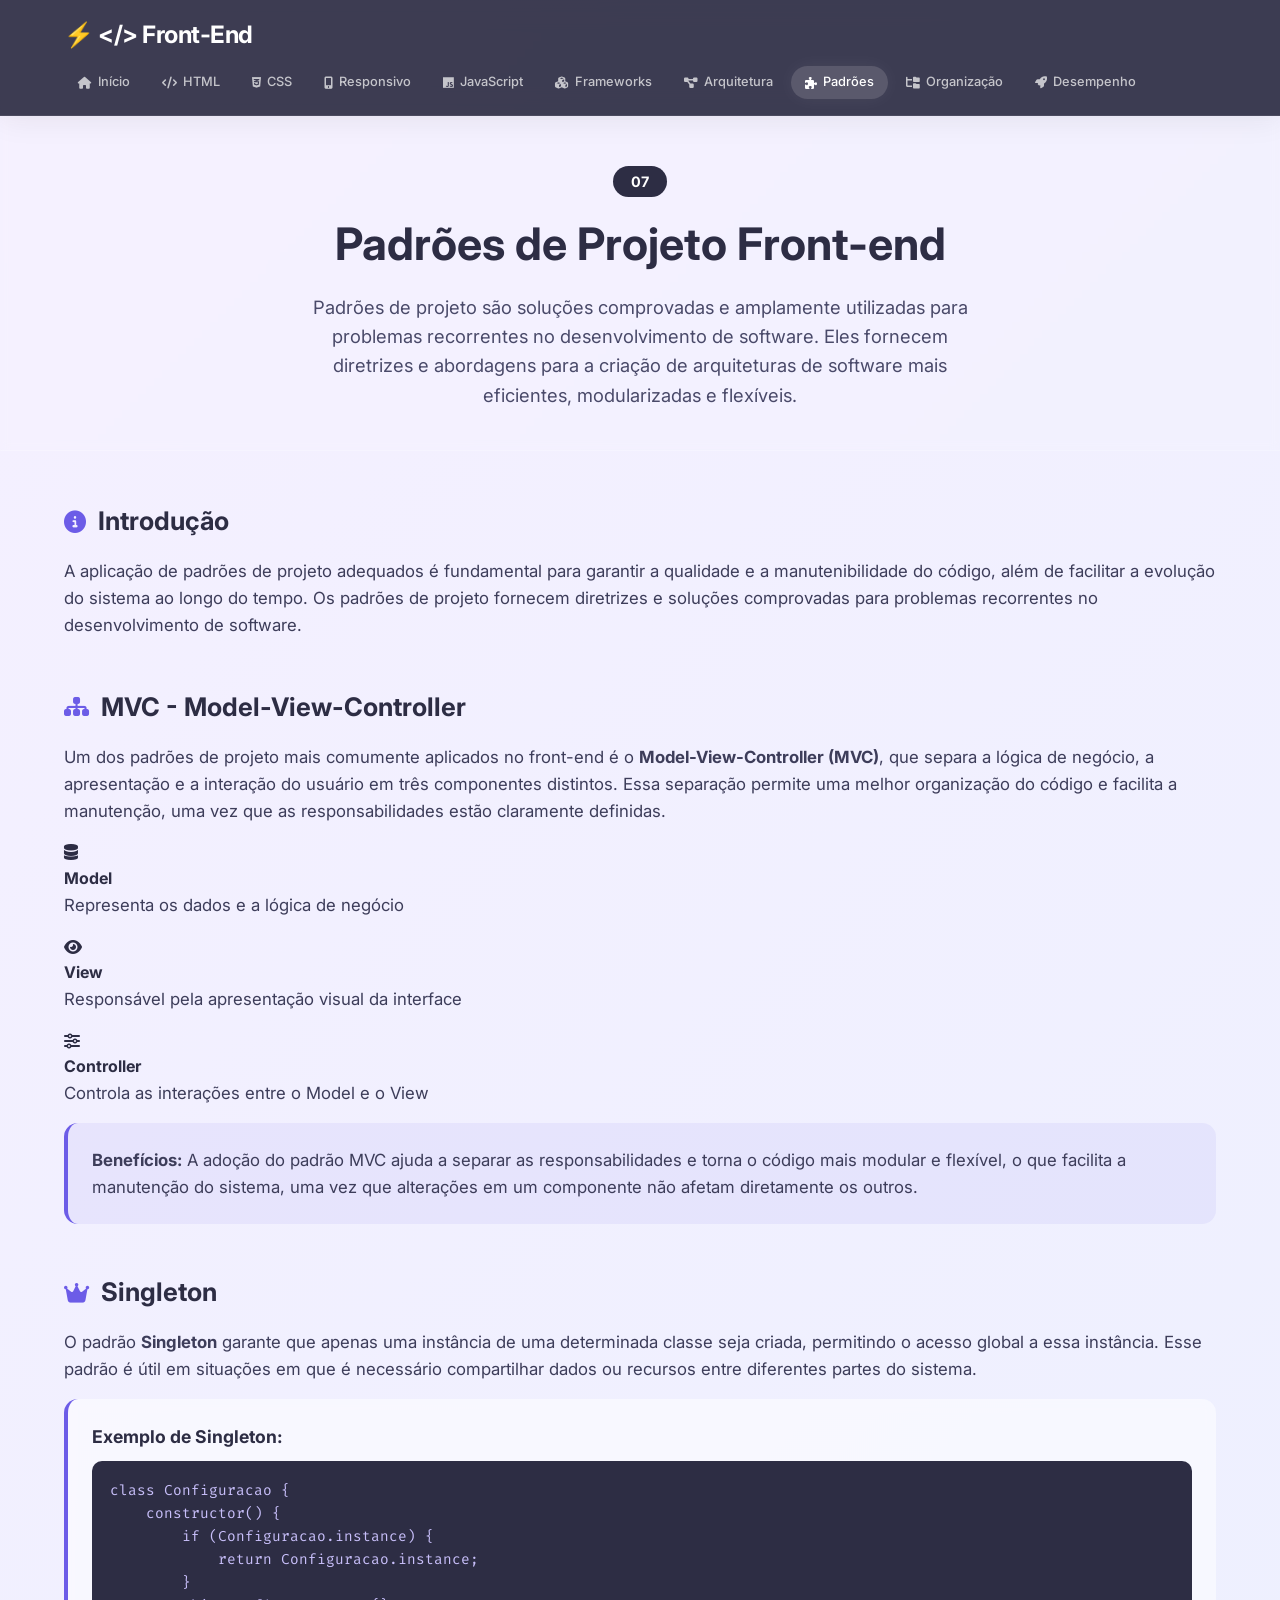
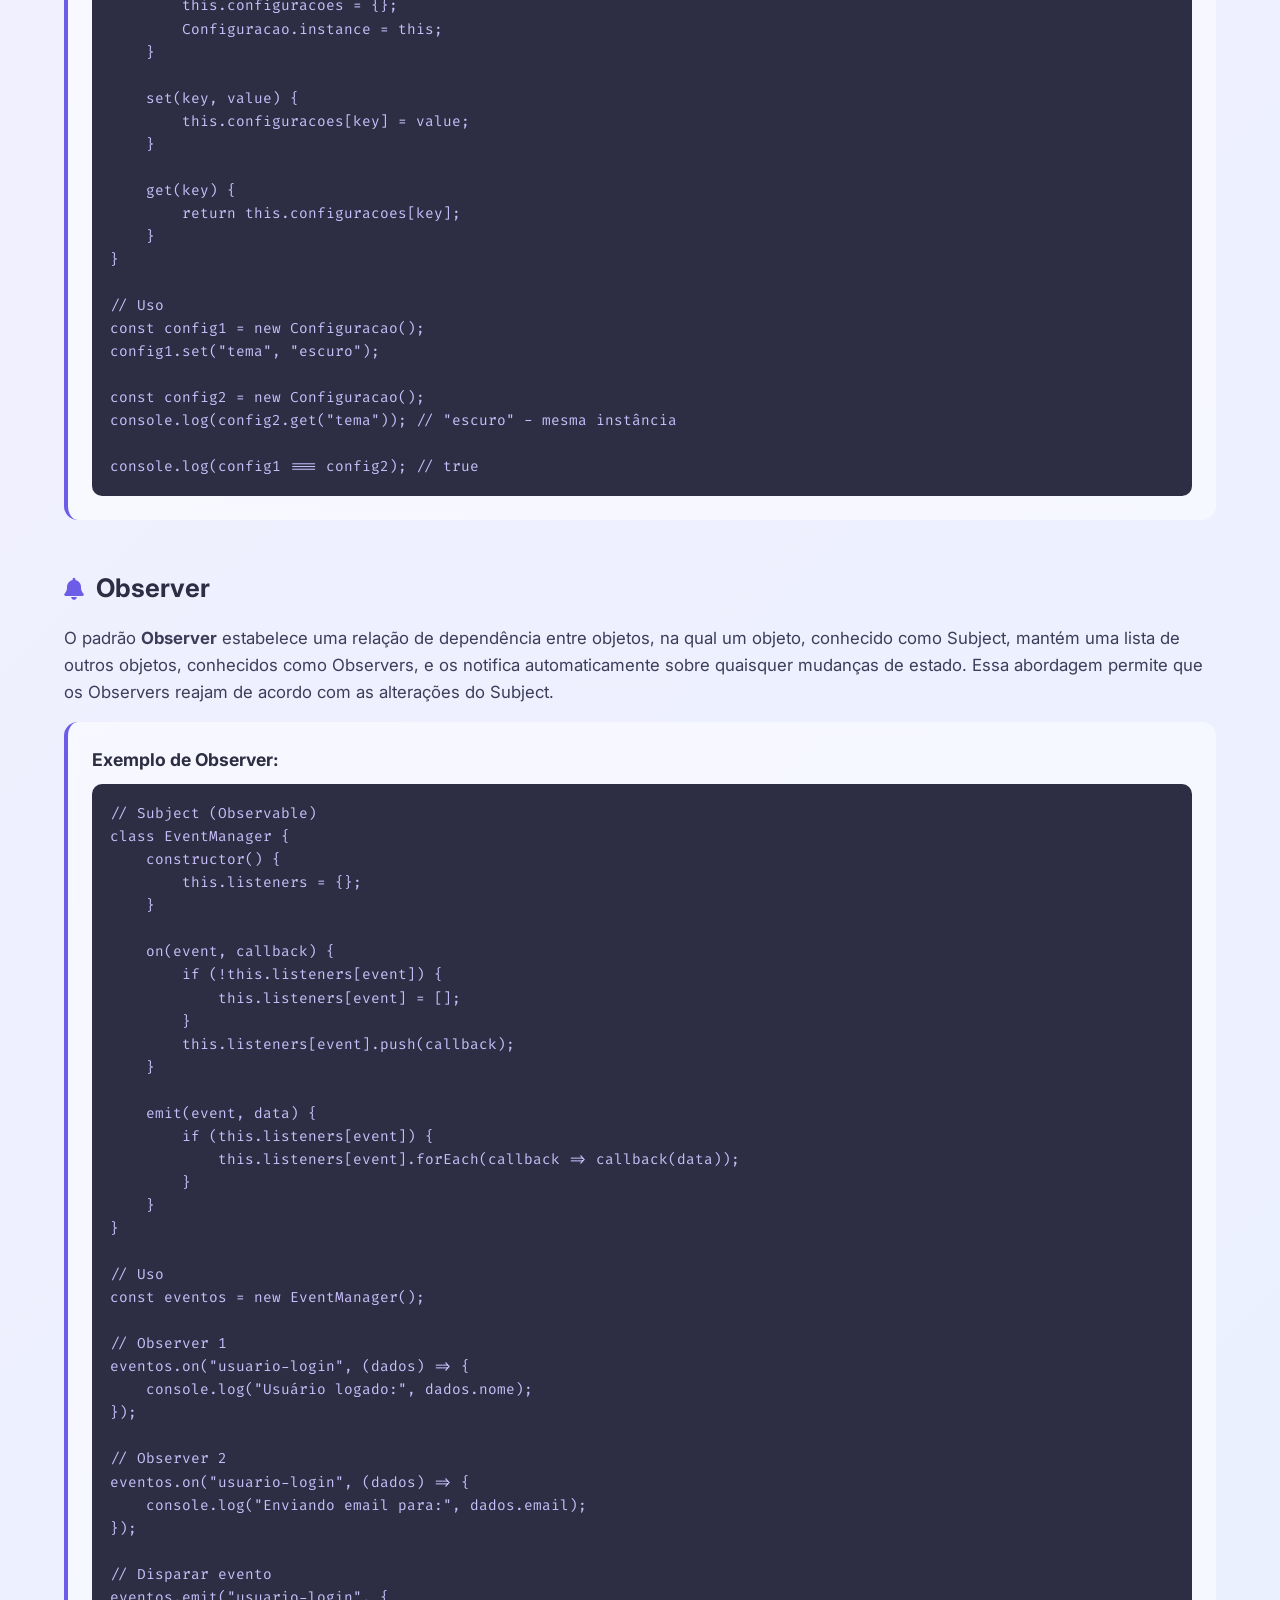
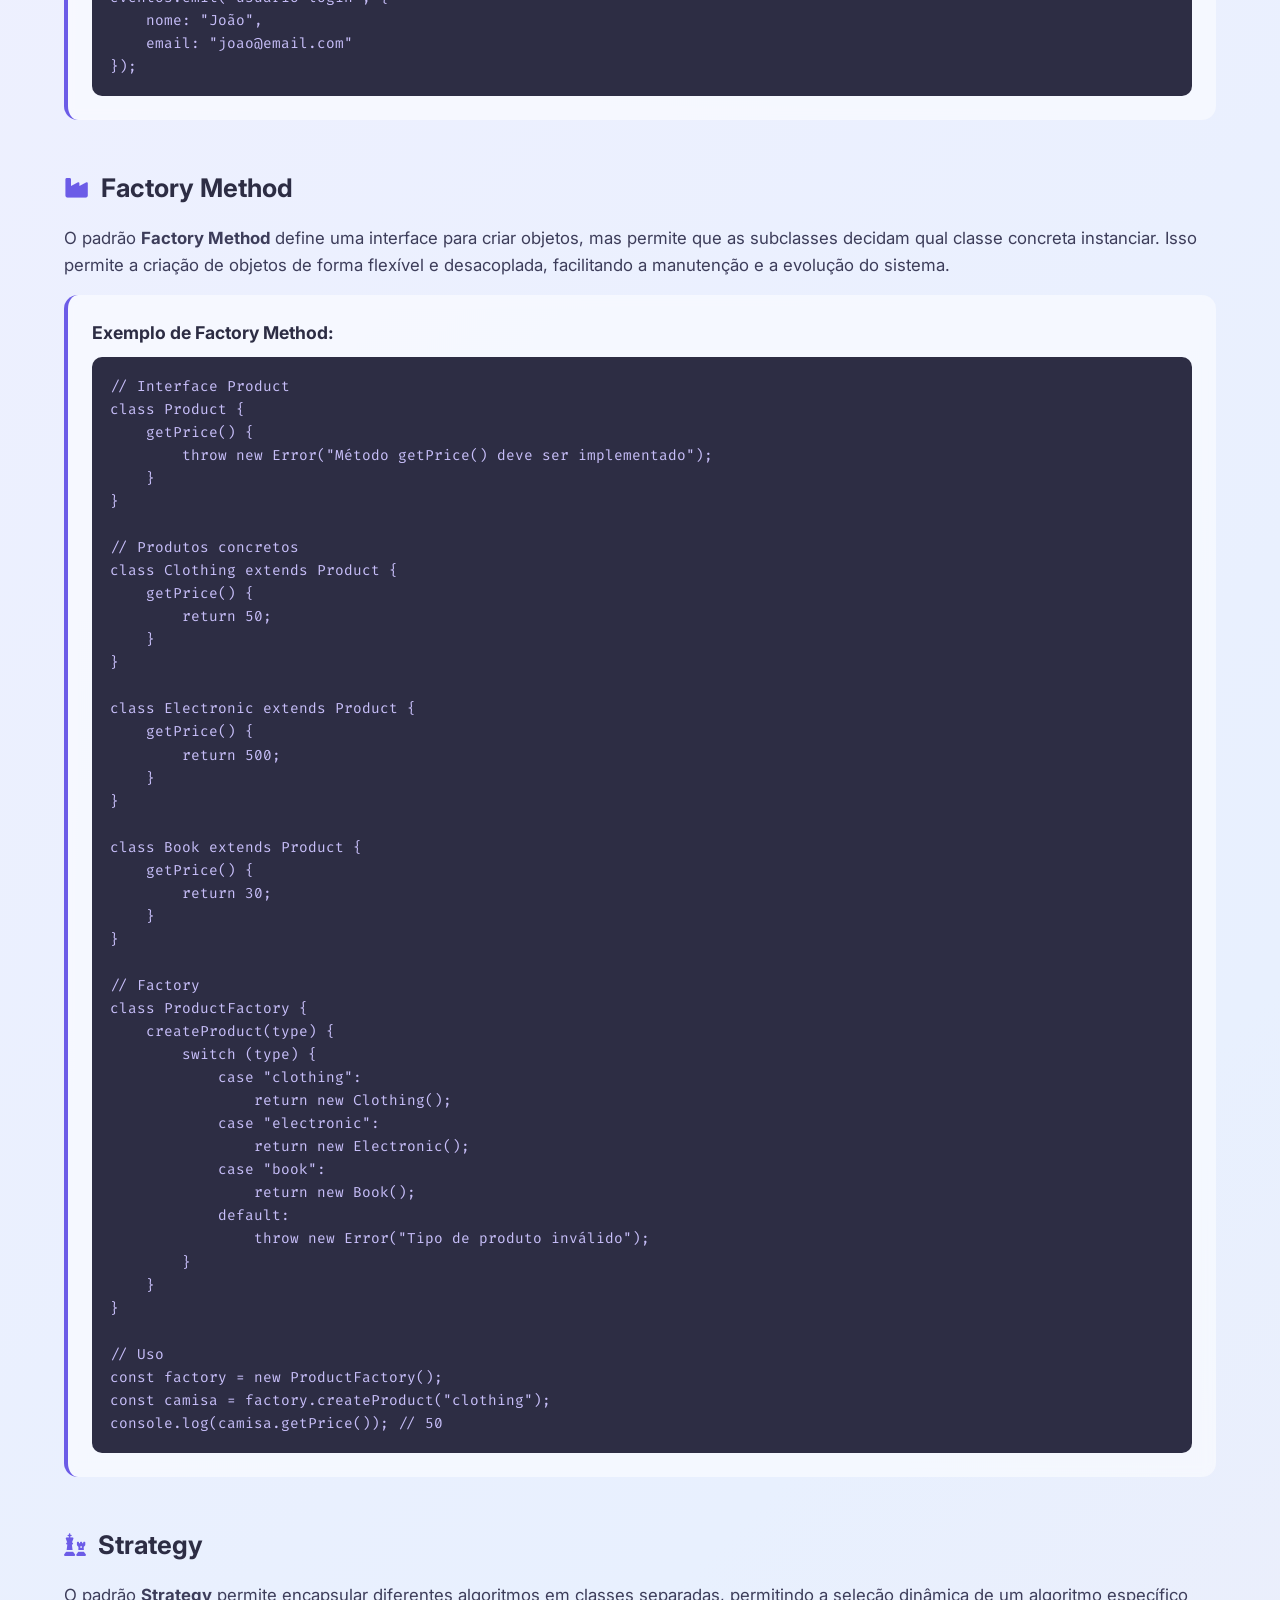
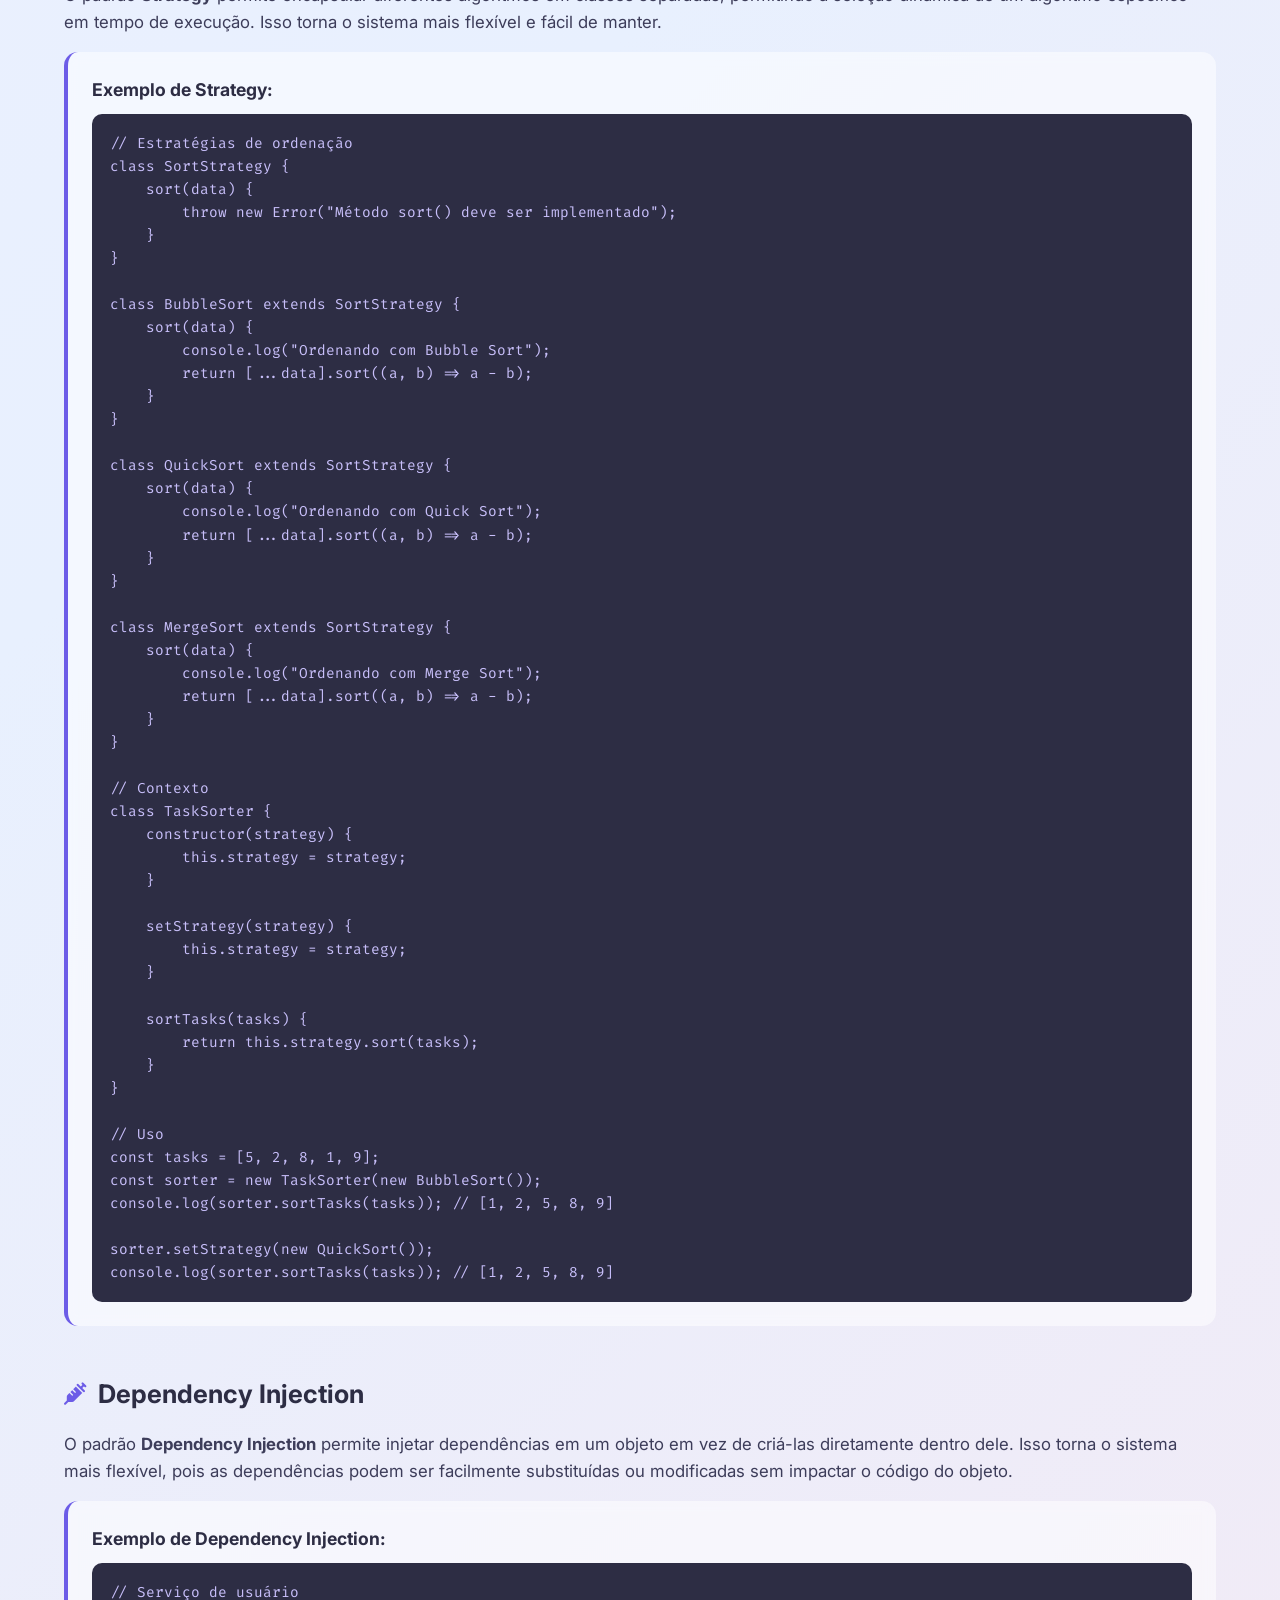
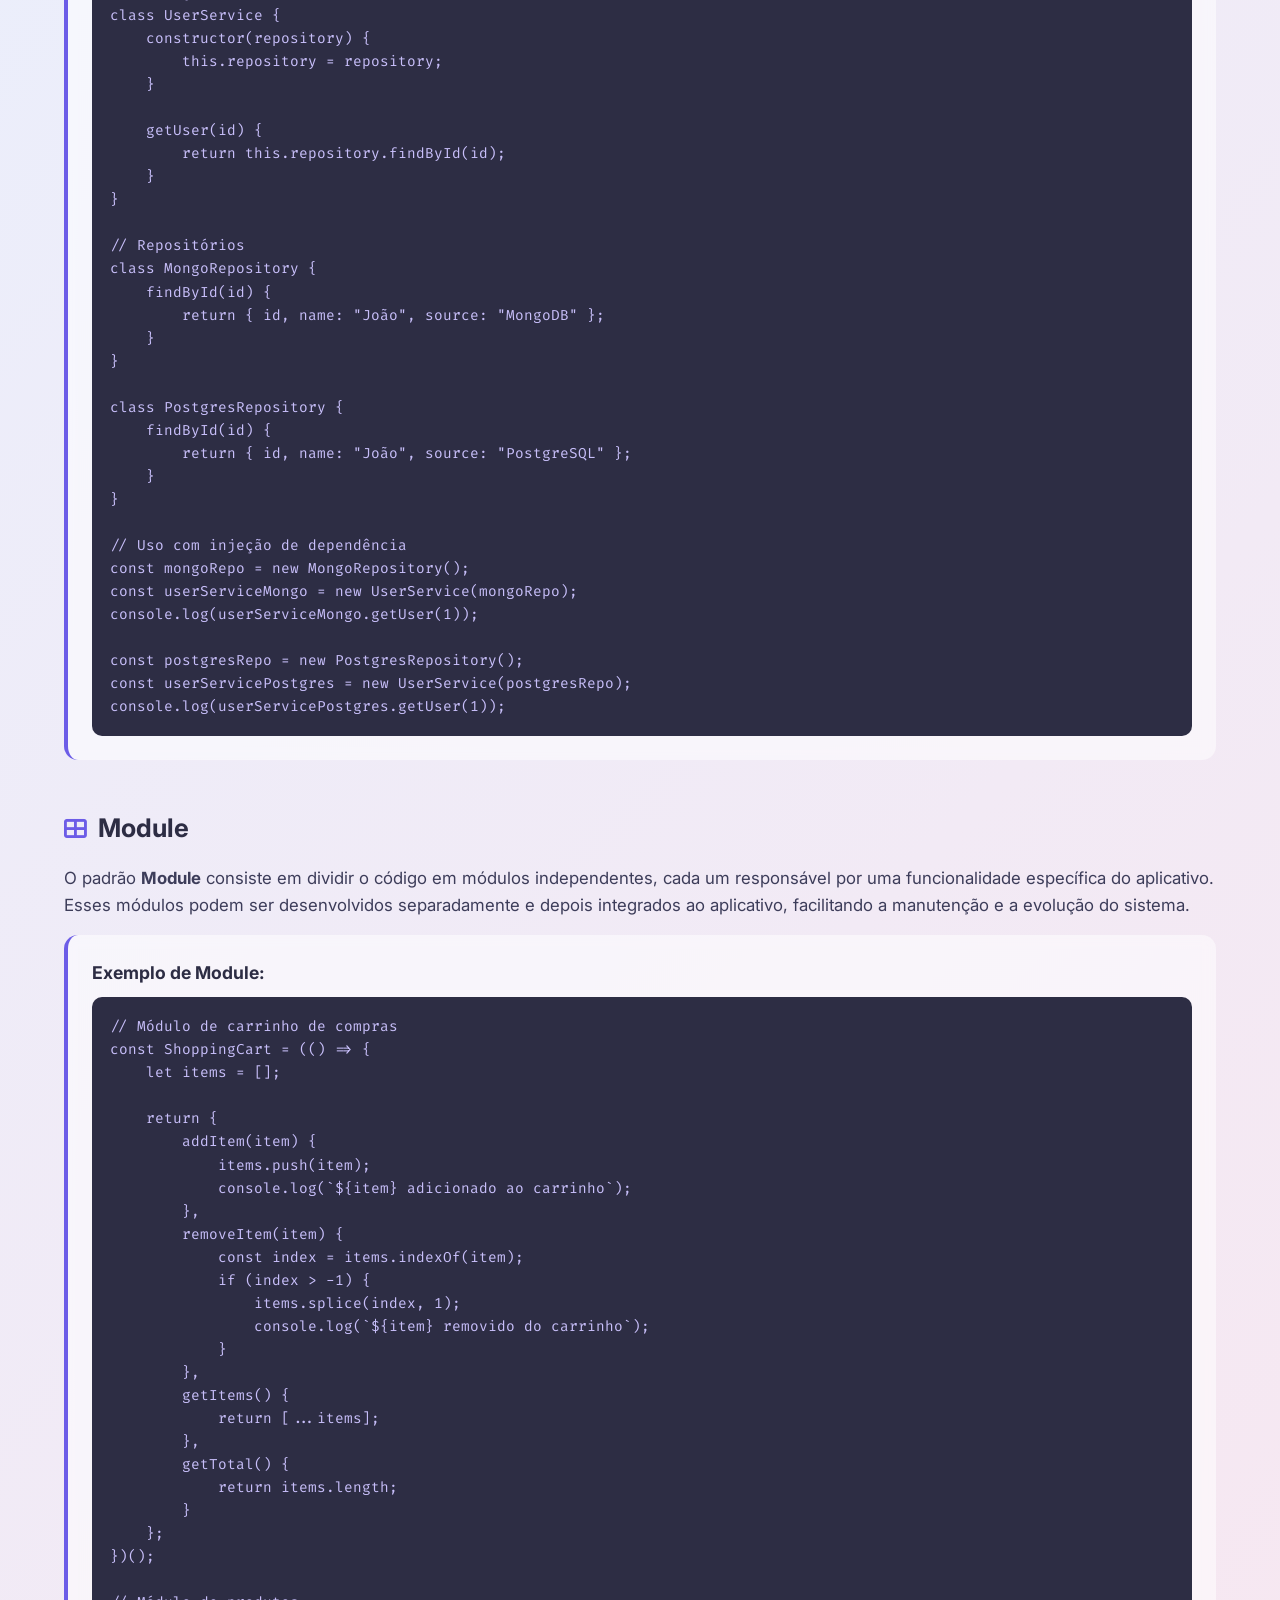
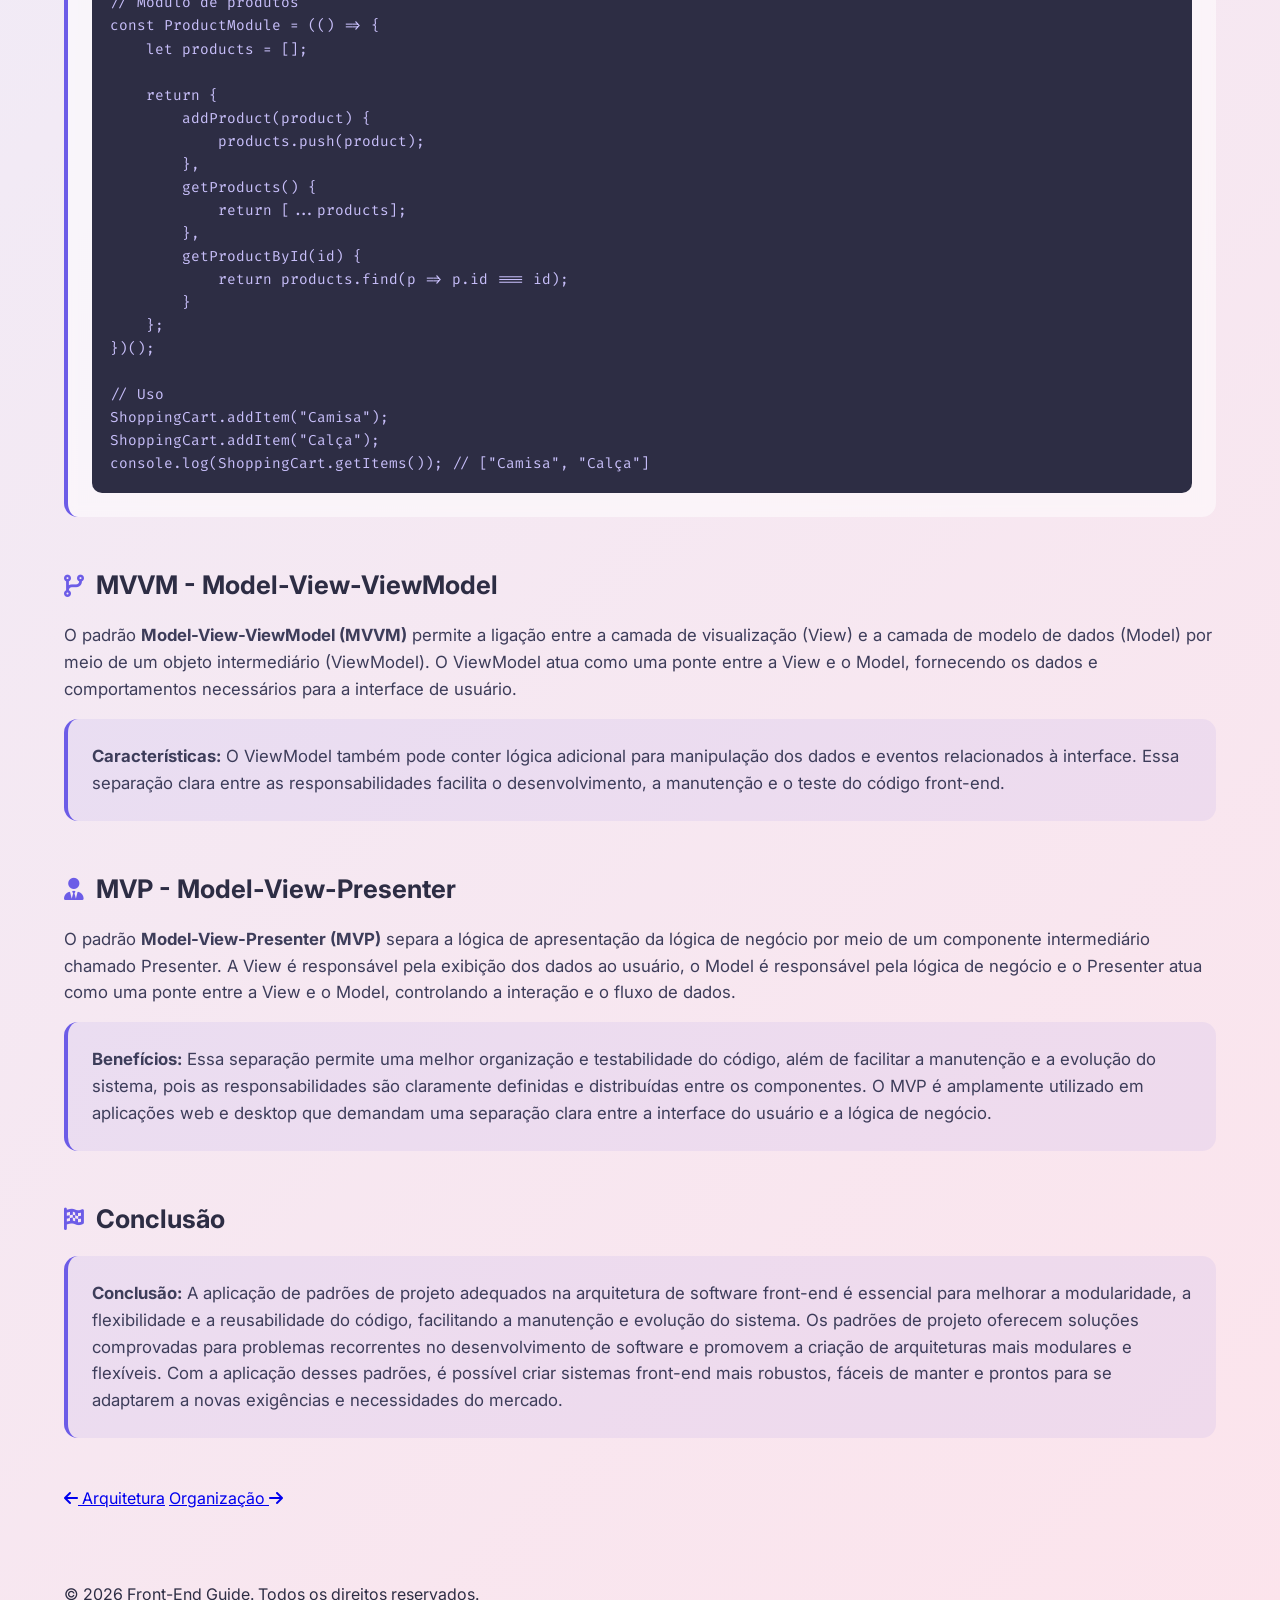
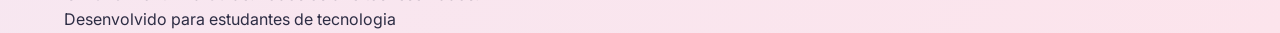
<file: aula1/padroes-projeto.html>
<!DOCTYPE html>
<html lang="pt-BR">
<head>
    <meta charset="UTF-8">
    <meta name="viewport" content="width=device-width, initial-scale=1.0">
    <title>Padrões de Projeto - Front-End Guide</title>
    <link rel="stylesheet" href="style.css">
    <link href="https://fonts.googleapis.com/css2?family=Fira+Code:wght@300;400;600;700&family=Inter:wght@300;400;500;600;700&display=swap" rel="stylesheet">
    <link rel="stylesheet" href="https://cdnjs.cloudflare.com/ajax/libs/font-awesome/6.4.0/css/all.min.css">
</head>
<body>

    <!-- ===== HEADER ===== -->
    <header>
        <div class="container header-content">
            <div class="logo">
                <h1>&lt;/&gt; Front-End</h1>
            </div>
            <nav class="main-nav">
                <a href="index.html"><i class="fas fa-home"></i> Início</a>
                <a href="estrutura-html.html"><i class="fas fa-code"></i> HTML</a>
                <a href="css-avancado.html"><i class="fab fa-css3-alt"></i> CSS</a>
                <a href="responsivo.html"><i class="fas fa-mobile-alt"></i> Responsivo</a>
                <a href="javascript.html"><i class="fab fa-js"></i> JavaScript</a>
                <a href="frameworks.html"><i class="fas fa-cubes"></i> Frameworks</a>
                <a href="arquitetura.html"><i class="fas fa-project-diagram"></i> Arquitetura</a>
                <a href="padroes-projeto.html" class="active"><i class="fas fa-puzzle-piece"></i> Padrões</a>
                <a href="organizacao.html"><i class="fas fa-folder-tree"></i> Organização</a>
                <a href="desempenho.html"><i class="fas fa-rocket"></i> Desempenho</a>
            </nav>
        </div>
    </header>

    <!-- ===== HERO ===== -->
    <section class="page-hero">
        <div class="container">
            <span class="badge">07</span>
            <h2>Padrões de Projeto Front-end</h2>
            <p>
                Padrões de projeto são soluções comprovadas e amplamente utilizadas para
                problemas recorrentes no desenvolvimento de software. Eles fornecem
                diretrizes e abordagens para a criação de arquiteturas de software mais
                eficientes, modularizadas e flexíveis.
            </p>
        </div>
    </section>

    <!-- ===== CONTEÚDO PRINCIPAL ===== -->
    <main class="page-content">
        <div class="container">

            <!-- INTRODUÇÃO -->
            <section class="content-section">
                <h3><i class="fas fa-info-circle"></i> Introdução</h3>
                <p>
                    A aplicação de padrões de projeto adequados é fundamental para garantir
                    a qualidade e a manutenibilidade do código, além de facilitar a evolução
                    do sistema ao longo do tempo. Os padrões de projeto fornecem diretrizes
                    e soluções comprovadas para problemas recorrentes no desenvolvimento de
                    software.
                </p>
            </section>

            <!-- MVC -->
            <section class="content-section">
                <h3><i class="fas fa-sitemap"></i> MVC - Model-View-Controller</h3>
                <p>
                    Um dos padrões de projeto mais comumente aplicados no front-end é o
                    <strong>Model-View-Controller (MVC)</strong>, que separa a lógica de
                    negócio, a apresentação e a interação do usuário em três componentes
                    distintos. Essa separação permite uma melhor organização do código e
                    facilita a manutenção, uma vez que as responsabilidades estão claramente
                    definidas.
                </p>
                <div class="pattern-card">
                    <div class="pattern-icon"><i class="fas fa-database"></i></div>
                    <div class="pattern-content">
                        <h4>Model</h4>
                        <p>Representa os dados e a lógica de negócio</p>
                    </div>
                </div>
                <div class="pattern-card">
                    <div class="pattern-icon"><i class="fas fa-eye"></i></div>
                    <div class="pattern-content">
                        <h4>View</h4>
                        <p>Responsável pela apresentação visual da interface</p>
                    </div>
                </div>
                <div class="pattern-card">
                    <div class="pattern-icon"><i class="fas fa-sliders-h"></i></div>
                    <div class="pattern-content">
                        <h4>Controller</h4>
                        <p>Controla as interações entre o Model e o View</p>
                    </div>
                </div>
                <div class="highlight-box">
                    <p>
                        <strong>Benefícios:</strong> A adoção do padrão MVC ajuda a separar as
                        responsabilidades e torna o código mais modular e flexível, o que
                        facilita a manutenção do sistema, uma vez que alterações em um
                        componente não afetam diretamente os outros.
                    </p>
                </div>
            </section>

            <!-- SINGLETON -->
            <section class="content-section">
                <h3><i class="fas fa-crown"></i> Singleton</h3>
                <p>
                    O padrão <strong>Singleton</strong> garante que apenas uma instância de
                    uma determinada classe seja criada, permitindo o acesso global a essa
                    instância. Esse padrão é útil em situações em que é necessário
                    compartilhar dados ou recursos entre diferentes partes do sistema.
                </p>
                <div class="example-box">
                    <h4>Exemplo de Singleton:</h4>
                    <pre><code>class Configuracao {
    constructor() {
        if (Configuracao.instance) {
            return Configuracao.instance;
        }
        this.configuracoes = {};
        Configuracao.instance = this;
    }

    set(key, value) {
        this.configuracoes[key] = value;
    }

    get(key) {
        return this.configuracoes[key];
    }
}

// Uso
const config1 = new Configuracao();
config1.set("tema", "escuro");

const config2 = new Configuracao();
console.log(config2.get("tema")); // "escuro" - mesma instância

console.log(config1 === config2); // true</code></pre>
                </div>
            </section>

            <!-- OBSERVER -->
            <section class="content-section">
                <h3><i class="fas fa-bell"></i> Observer</h3>
                <p>
                    O padrão <strong>Observer</strong> estabelece uma relação de dependência
                    entre objetos, na qual um objeto, conhecido como Subject, mantém uma
                    lista de outros objetos, conhecidos como Observers, e os notifica
                    automaticamente sobre quaisquer mudanças de estado. Essa abordagem
                    permite que os Observers reajam de acordo com as alterações do Subject.
                </p>
                <div class="example-box">
                    <h4>Exemplo de Observer:</h4>
                    <pre><code>// Subject (Observable)
class EventManager {
    constructor() {
        this.listeners = {};
    }

    on(event, callback) {
        if (!this.listeners[event]) {
            this.listeners[event] = [];
        }
        this.listeners[event].push(callback);
    }

    emit(event, data) {
        if (this.listeners[event]) {
            this.listeners[event].forEach(callback => callback(data));
        }
    }
}

// Uso
const eventos = new EventManager();

// Observer 1
eventos.on("usuario-login", (dados) => {
    console.log("Usuário logado:", dados.nome);
});

// Observer 2
eventos.on("usuario-login", (dados) => {
    console.log("Enviando email para:", dados.email);
});

// Disparar evento
eventos.emit("usuario-login", {
    nome: "João",
    email: "joao@email.com"
});</code></pre>
                </div>
            </section>

            <!-- FACTORY -->
            <section class="content-section">
                <h3><i class="fas fa-industry"></i> Factory Method</h3>
                <p>
                    O padrão <strong>Factory Method</strong> define uma interface para criar
                    objetos, mas permite que as subclasses decidam qual classe concreta
                    instanciar. Isso permite a criação de objetos de forma flexível e
                    desacoplada, facilitando a manutenção e a evolução do sistema.
                </p>
                <div class="example-box">
                    <h4>Exemplo de Factory Method:</h4>
                    <pre><code>// Interface Product
class Product {
    getPrice() {
        throw new Error("Método getPrice() deve ser implementado");
    }
}

// Produtos concretos
class Clothing extends Product {
    getPrice() {
        return 50;
    }
}

class Electronic extends Product {
    getPrice() {
        return 500;
    }
}

class Book extends Product {
    getPrice() {
        return 30;
    }
}

// Factory
class ProductFactory {
    createProduct(type) {
        switch (type) {
            case "clothing":
                return new Clothing();
            case "electronic":
                return new Electronic();
            case "book":
                return new Book();
            default:
                throw new Error("Tipo de produto inválido");
        }
    }
}

// Uso
const factory = new ProductFactory();
const camisa = factory.createProduct("clothing");
console.log(camisa.getPrice()); // 50</code></pre>
                </div>
            </section>

            <!-- STRATEGY -->
            <section class="content-section">
                <h3><i class="fas fa-chess"></i> Strategy</h3>
                <p>
                    O padrão <strong>Strategy</strong> permite encapsular diferentes
                    algoritmos em classes separadas, permitindo a seleção dinâmica de um
                    algoritmo específico em tempo de execução. Isso torna o sistema mais
                    flexível e fácil de manter.
                </p>
                <div class="example-box">
                    <h4>Exemplo de Strategy:</h4>
                    <pre><code>// Estratégias de ordenação
class SortStrategy {
    sort(data) {
        throw new Error("Método sort() deve ser implementado");
    }
}

class BubbleSort extends SortStrategy {
    sort(data) {
        console.log("Ordenando com Bubble Sort");
        return [...data].sort((a, b) => a - b);
    }
}

class QuickSort extends SortStrategy {
    sort(data) {
        console.log("Ordenando com Quick Sort");
        return [...data].sort((a, b) => a - b);
    }
}

class MergeSort extends SortStrategy {
    sort(data) {
        console.log("Ordenando com Merge Sort");
        return [...data].sort((a, b) => a - b);
    }
}

// Contexto
class TaskSorter {
    constructor(strategy) {
        this.strategy = strategy;
    }

    setStrategy(strategy) {
        this.strategy = strategy;
    }

    sortTasks(tasks) {
        return this.strategy.sort(tasks);
    }
}

// Uso
const tasks = [5, 2, 8, 1, 9];
const sorter = new TaskSorter(new BubbleSort());
console.log(sorter.sortTasks(tasks)); // [1, 2, 5, 8, 9]

sorter.setStrategy(new QuickSort());
console.log(sorter.sortTasks(tasks)); // [1, 2, 5, 8, 9]</code></pre>
                </div>
            </section>

            <!-- DEPENDENCY INJECTION -->
            <section class="content-section">
                <h3><i class="fas fa-syringe"></i> Dependency Injection</h3>
                <p>
                    O padrão <strong>Dependency Injection</strong> permite injetar
                    dependências em um objeto em vez de criá-las diretamente dentro dele.
                    Isso torna o sistema mais flexível, pois as dependências podem ser
                    facilmente substituídas ou modificadas sem impactar o código do objeto.
                </p>
                <div class="example-box">
                    <h4>Exemplo de Dependency Injection:</h4>
                    <pre><code>// Serviço de usuário
class UserService {
    constructor(repository) {
        this.repository = repository;
    }

    getUser(id) {
        return this.repository.findById(id);
    }
}

// Repositórios
class MongoRepository {
    findById(id) {
        return { id, name: "João", source: "MongoDB" };
    }
}

class PostgresRepository {
    findById(id) {
        return { id, name: "João", source: "PostgreSQL" };
    }
}

// Uso com injeção de dependência
const mongoRepo = new MongoRepository();
const userServiceMongo = new UserService(mongoRepo);
console.log(userServiceMongo.getUser(1));

const postgresRepo = new PostgresRepository();
const userServicePostgres = new UserService(postgresRepo);
console.log(userServicePostgres.getUser(1));</code></pre>
                </div>
            </section>

            <!-- MODULE -->
            <section class="content-section">
                <h3><i class="fas fa-th-large"></i> Module</h3>
                <p>
                    O padrão <strong>Module</strong> consiste em dividir o código em módulos
                    independentes, cada um responsável por uma funcionalidade específica do
                    aplicativo. Esses módulos podem ser desenvolvidos separadamente e depois
                    integrados ao aplicativo, facilitando a manutenção e a evolução do sistema.
                </p>
                <div class="example-box">
                    <h4>Exemplo de Module:</h4>
                    <pre><code>// Módulo de carrinho de compras
const ShoppingCart = (() => {
    let items = [];

    return {
        addItem(item) {
            items.push(item);
            console.log(`${item} adicionado ao carrinho`);
        },
        removeItem(item) {
            const index = items.indexOf(item);
            if (index > -1) {
                items.splice(index, 1);
                console.log(`${item} removido do carrinho`);
            }
        },
        getItems() {
            return [...items];
        },
        getTotal() {
            return items.length;
        }
    };
})();

// Módulo de produtos
const ProductModule = (() => {
    let products = [];

    return {
        addProduct(product) {
            products.push(product);
        },
        getProducts() {
            return [...products];
        },
        getProductById(id) {
            return products.find(p => p.id === id);
        }
    };
})();

// Uso
ShoppingCart.addItem("Camisa");
ShoppingCart.addItem("Calça");
console.log(ShoppingCart.getItems()); // ["Camisa", "Calça"]</code></pre>
                </div>
            </section>

            <!-- MVVM -->
            <section class="content-section">
                <h3><i class="fas fa-code-branch"></i> MVVM - Model-View-ViewModel</h3>
                <p>
                    O padrão <strong>Model-View-ViewModel (MVVM)</strong> permite a ligação
                    entre a camada de visualização (View) e a camada de modelo de dados
                    (Model) por meio de um objeto intermediário (ViewModel). O ViewModel atua
                    como uma ponte entre a View e o Model, fornecendo os dados e
                    comportamentos necessários para a interface de usuário.
                </p>
                <div class="highlight-box">
                    <p>
                        <strong>Características:</strong> O ViewModel também pode conter lógica
                        adicional para manipulação dos dados e eventos relacionados à interface.
                        Essa separação clara entre as responsabilidades facilita o
                        desenvolvimento, a manutenção e o teste do código front-end.
                    </p>
                </div>
            </section>

            <!-- MVP -->
            <section class="content-section">
                <h3><i class="fas fa-user-tie"></i> MVP - Model-View-Presenter</h3>
                <p>
                    O padrão <strong>Model-View-Presenter (MVP)</strong> separa a lógica de
                    apresentação da lógica de negócio por meio de um componente intermediário
                    chamado Presenter. A View é responsável pela exibição dos dados ao usuário,
                    o Model é responsável pela lógica de negócio e o Presenter atua como uma
                    ponte entre a View e o Model, controlando a interação e o fluxo de dados.
                </p>
                <div class="highlight-box">
                    <p>
                        <strong>Benefícios:</strong> Essa separação permite uma melhor
                        organização e testabilidade do código, além de facilitar a manutenção
                        e a evolução do sistema, pois as responsabilidades são claramente
                        definidas e distribuídas entre os componentes. O MVP é amplamente
                        utilizado em aplicações web e desktop que demandam uma separação clara
                        entre a interface do usuário e a lógica de negócio.
                    </p>
                </div>
            </section>

            <!-- CONCLUSÃO -->
            <section class="content-section">
                <h3><i class="fas fa-flag-checkered"></i> Conclusão</h3>
                <div class="highlight-box final">
                    <p>
                        <strong>Conclusão:</strong> A aplicação de padrões de projeto adequados
                        na arquitetura de software front-end é essencial para melhorar a
                        modularidade, a flexibilidade e a reusabilidade do código, facilitando
                        a manutenção e evolução do sistema. Os padrões de projeto oferecem
                        soluções comprovadas para problemas recorrentes no desenvolvimento de
                        software e promovem a criação de arquiteturas mais modulares e flexíveis.
                        Com a aplicação desses padrões, é possível criar sistemas front-end
                        mais robustos, fáceis de manter e prontos para se adaptarem a novas
                        exigências e necessidades do mercado.
                    </p>
                </div>
            </section>

            <!-- NAVEGAÇÃO -->
            <div class="page-navigation">
                <a href="arquitetura.html" class="nav-btn prev"><i class="fas fa-arrow-left"></i> Arquitetura</a>
                <a href="organizacao.html" class="nav-btn next">Organização <i class="fas fa-arrow-right"></i></a>
            </div>

        </div>
    </main>

    <!-- ===== FOOTER ===== -->
    <footer>
        <div class="container footer-content">
            <p>&copy; 2026 Front-End Guide. Todos os direitos reservados.</p>
            <p class="footer-tag">Desenvolvido para estudantes de tecnologia</p>
        </div>
    </footer>

</body>
</html>
</file>
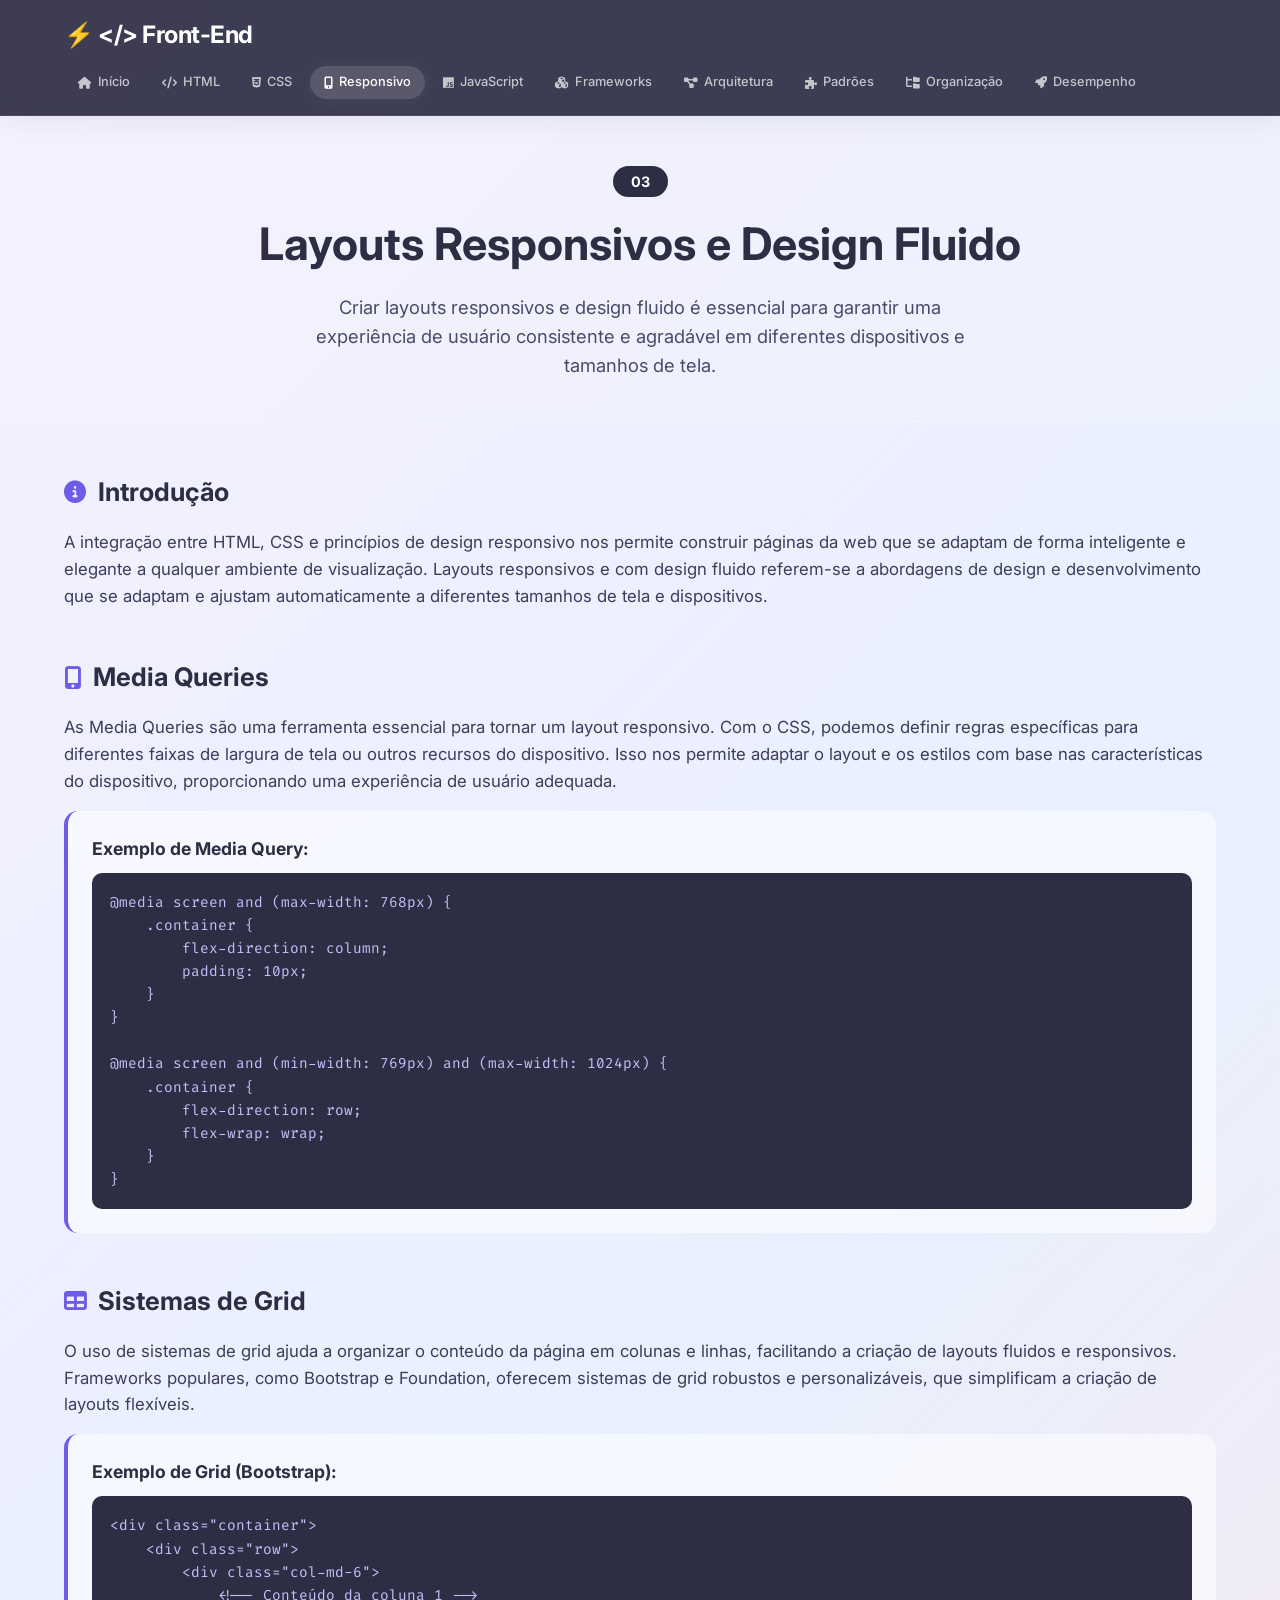
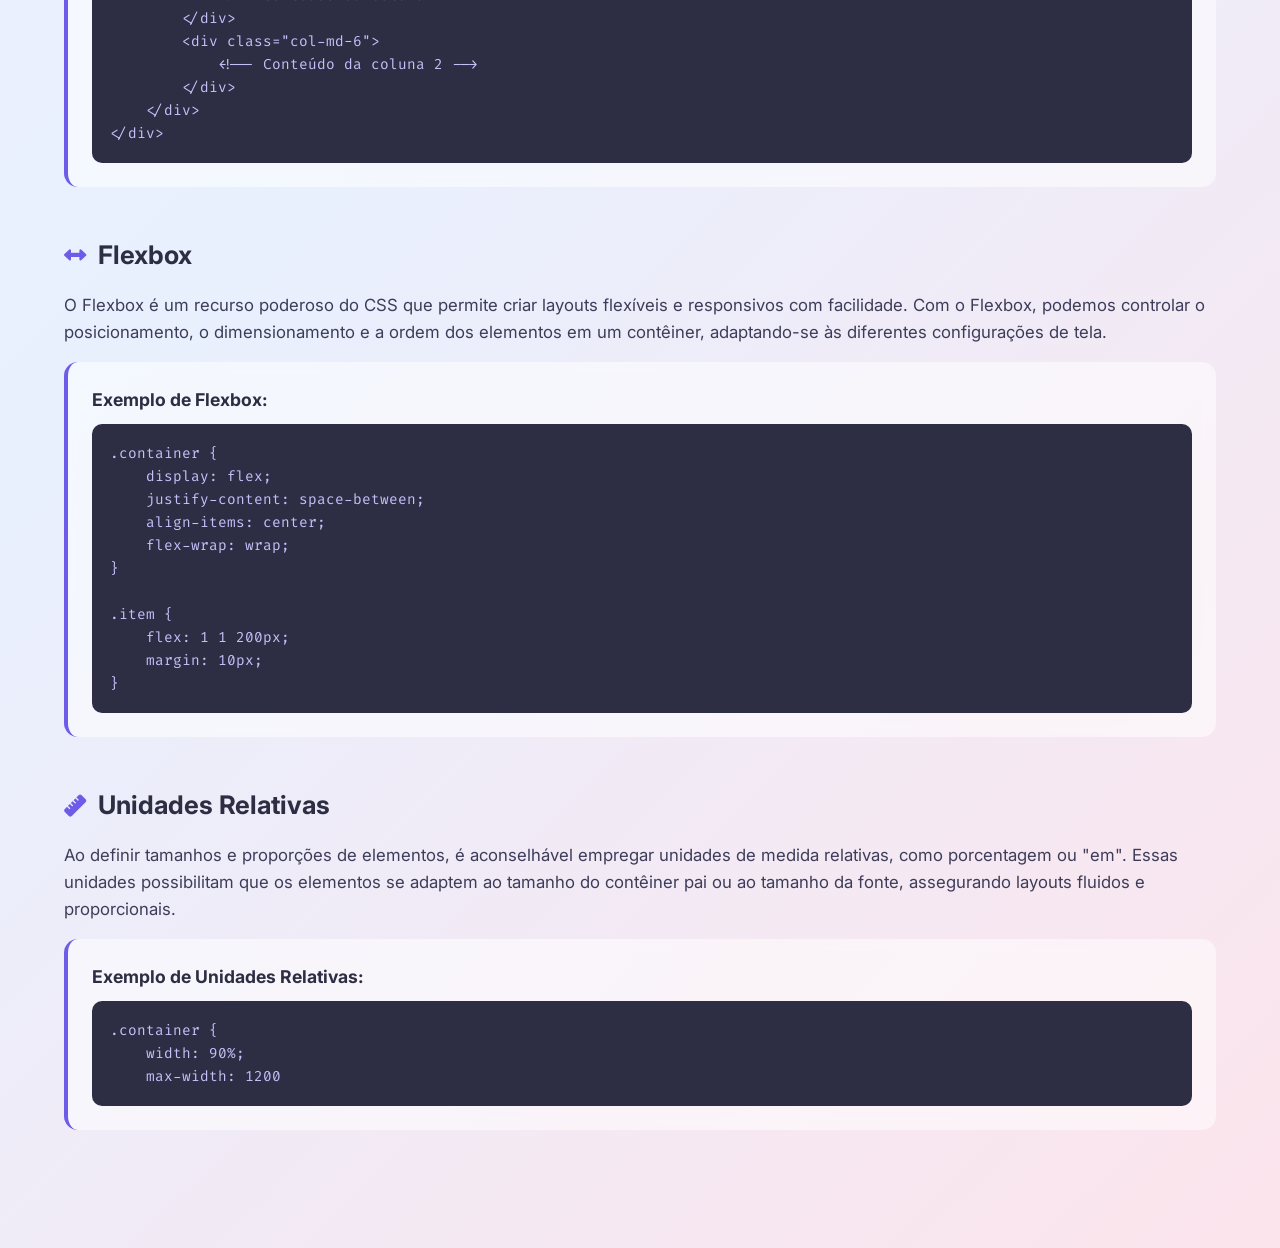
<file: aula1/responsivo.html>
<!DOCTYPE html>
<html lang="pt-BR">
<head>
    <meta charset="UTF-8">
    <meta name="viewport" content="width=device-width, initial-scale=1.0">
    <title>Layouts Responsivos - Front-End Guide</title>
    <link rel="stylesheet" href="style.css">
    <link href="https://fonts.googleapis.com/css2?family=Fira+Code:wght@300;400;600;700&family=Inter:wght@300;400;500;600;700&display=swap" rel="stylesheet">
    <link rel="stylesheet" href="https://cdnjs.cloudflare.com/ajax/libs/font-awesome/6.4.0/css/all.min.css">
</head>
<body>

    <!-- ===== HEADER ===== -->
    <header>
        <div class="container header-content">
            <div class="logo">
                <h1>&lt;/&gt; Front-End</h1>
            </div>
            <nav class="main-nav">
                <a href="index.html"><i class="fas fa-home"></i> Início</a>
                <a href="estrutura-html.html"><i class="fas fa-code"></i> HTML</a>
                <a href="css-avancado.html"><i class="fab fa-css3-alt"></i> CSS</a>
                <a href="responsivo.html" class="active"><i class="fas fa-mobile-alt"></i> Responsivo</a>
                <a href="javascript.html"><i class="fab fa-js"></i> JavaScript</a>
                <a href="frameworks.html"><i class="fas fa-cubes"></i> Frameworks</a>
                <a href="arquitetura.html"><i class="fas fa-project-diagram"></i> Arquitetura</a>
                <a href="padroes-projeto.html"><i class="fas fa-puzzle-piece"></i> Padrões</a>
                <a href="organizacao.html"><i class="fas fa-folder-tree"></i> Organização</a>
                <a href="desempenho.html"><i class="fas fa-rocket"></i> Desempenho</a>
            </nav>
        </div>
    </header>

    <!-- ===== HERO ===== -->
    <section class="page-hero">
        <div class="container">
            <span class="badge">03</span>
            <h2>Layouts Responsivos e Design Fluido</h2>
            <p>
                Criar layouts responsivos e design fluido é essencial para garantir uma
                experiência de usuário consistente e agradável em diferentes dispositivos
                e tamanhos de tela.
            </p>
        </div>
    </section>

    <!-- ===== CONTEÚDO PRINCIPAL ===== -->
    <main class="page-content">
        <div class="container">

            <!-- INTRODUÇÃO -->
            <section class="content-section">
                <h3><i class="fas fa-info-circle"></i> Introdução</h3>
                <p>
                    A integração entre HTML, CSS e princípios de design responsivo nos
                    permite construir páginas da web que se adaptam de forma inteligente
                    e elegante a qualquer ambiente de visualização. Layouts responsivos e
                    com design fluido referem-se a abordagens de design e desenvolvimento
                    que se adaptam e ajustam automaticamente a diferentes tamanhos de tela
                    e dispositivos.
                </p>
            </section>

            <!-- MEDIA QUERIES -->
            <section class="content-section">
                <h3><i class="fas fa-mobile-screen-button"></i> Media Queries</h3>
                <p>
                    As Media Queries são uma ferramenta essencial para tornar um layout
                    responsivo. Com o CSS, podemos definir regras específicas para diferentes
                    faixas de largura de tela ou outros recursos do dispositivo. Isso nos
                    permite adaptar o layout e os estilos com base nas características do
                    dispositivo, proporcionando uma experiência de usuário adequada.
                </p>
                <div class="example-box">
                    <h4>Exemplo de Media Query:</h4>
                    <pre><code>@media screen and (max-width: 768px) {
    .container {
        flex-direction: column;
        padding: 10px;
    }
}

@media screen and (min-width: 769px) and (max-width: 1024px) {
    .container {
        flex-direction: row;
        flex-wrap: wrap;
    }
}</code></pre>
                </div>
            </section>

            <!-- SISTEMAS DE GRID -->
            <section class="content-section">
                <h3><i class="fas fa-table"></i> Sistemas de Grid</h3>
                <p>
                    O uso de sistemas de grid ajuda a organizar o conteúdo da página em
                    colunas e linhas, facilitando a criação de layouts fluidos e responsivos.
                    Frameworks populares, como Bootstrap e Foundation, oferecem sistemas de
                    grid robustos e personalizáveis, que simplificam a criação de layouts
                    flexíveis.
                </p>
                <div class="example-box">
                    <h4>Exemplo de Grid (Bootstrap):</h4>
                    <pre><code>&lt;div class="container"&gt;
    &lt;div class="row"&gt;
        &lt;div class="col-md-6"&gt;
            &lt;!-- Conteúdo da coluna 1 --&gt;
        &lt;/div&gt;
        &lt;div class="col-md-6"&gt;
            &lt;!-- Conteúdo da coluna 2 --&gt;
        &lt;/div&gt;
    &lt;/div&gt;
&lt;/div&gt;</code></pre>
                </div>
            </section>

            <!-- FLEXBOX -->
            <section class="content-section">
                <h3><i class="fas fa-arrows-alt-h"></i> Flexbox</h3>
                <p>
                    O Flexbox é um recurso poderoso do CSS que permite criar layouts
                    flexíveis e responsivos com facilidade. Com o Flexbox, podemos controlar
                    o posicionamento, o dimensionamento e a ordem dos elementos em um
                    contêiner, adaptando-se às diferentes configurações de tela.
                </p>
                <div class="example-box">
                    <h4>Exemplo de Flexbox:</h4>
                    <pre><code>.container {
    display: flex;
    justify-content: space-between;
    align-items: center;
    flex-wrap: wrap;
}

.item {
    flex: 1 1 200px;
    margin: 10px;
}</code></pre>
                </div>
            </section>

            <!-- UNIDADES RELATIVAS -->
            <section class="content-section">
                <h3><i class="fas fa-ruler"></i> Unidades Relativas</h3>
                <p>
                    Ao definir tamanhos e proporções de elementos, é aconselhável empregar
                    unidades de medida relativas, como porcentagem ou "em". Essas unidades
                    possibilitam que os elementos se adaptem ao tamanho do contêiner pai ou
                    ao tamanho da fonte, assegurando layouts fluidos e proporcionais.
                </p>
                <div class="example-box">
                    <h4>Exemplo de Unidades Relativas:</h4>
                    <pre><code>.container {
    width: 90%;
    max-width: 1200
</file>
<file: aula1/style.css>
/* ===== RESET E BASE ===== */
* {
    margin: 0;
    padding: 0;
    box-sizing: border-box;
}

html {
    scroll-behavior: smooth;
}

body {
    font-family: 'Inter', 'Segoe UI', sans-serif;
    background: linear-gradient(135deg, #f5f0ff, #e8f0fe, #fce4ec);
    color: #2d2d44;
    line-height: 1.6;
    min-height: 100vh;
}

.container {
    max-width: 1200px;
    margin: 0 auto;
    padding: 0 24px;
}

/* ===== FONTS ===== */
code, pre, .code-block {
    font-family: 'Fira Code', 'Courier New', monospace;
}

/* ===== HEADER ===== */
header {
    background: rgba(45, 45, 68, 0.92);
    backdrop-filter: blur(12px);
    padding: 16px 0;
    position: sticky;
    top: 0;
    z-index: 1000;
    box-shadow: 0 2px 30px rgba(0, 0, 0, 0.08);
    border-bottom: 1px solid rgba(255, 255, 255, 0.08);
}

.header-content {
    display: flex;
    justify-content: space-between;
    align-items: center;
    flex-wrap: wrap;
    gap: 12px;
}

.logo h1 {
    color: #fff;
    font-size: 1.5rem;
    font-weight: 700;
    letter-spacing: -0.5px;
}

.logo h1::before {
    content: "⚡ ";
}

.main-nav {
    display: flex;
    gap: 4px;
    flex-wrap: wrap;
}

.main-nav a {
    color: rgba(255, 255, 255, 0.7);
    text-decoration: none;
    font-weight: 500;
    font-size: 0.8rem;
    padding: 6px 14px;
    border-radius: 20px;
    transition: all 0.3s ease;
    display: flex;
    align-items: center;
    gap: 6px;
}

.main-nav a i {
    font-size: 0.75rem;
}

.main-nav a:hover {
    background: rgba(255, 255, 255, 0.12);
    color: #fff;
    transform: translateY(-1px);
}

.main-nav a.active {
    background: rgba(255, 255, 255, 0.15);
    color: #fff;
    box-shadow: 0 0 20px rgba(255, 255, 255, 0.05);
}

/* ===== RESPONSIVIDADE DO HEADER ===== */
@media (max-width: 1024px) {
    .main-nav a {
        font-size: 0.7rem;
        padding: 5px 10px;
    }
}

@media (max-width: 768px) {
    .header-content {
        flex-direction: column;
        align-items: stretch;
        gap: 10px;
    }

    .logo h1 {
        text-align: center;
        font-size: 1.3rem;
    }

    .main-nav {
        justify-content: center;
        gap: 4px;
    }

    .main-nav a {
        font-size: 0.65rem;
        padding: 4px 8px;
    }

    .main-nav a i {
        display: none;
    }
}

/* ===== HERO (Index) ===== */
.hero {
    padding: 60px 0 80px;
    text-align: center;
    background: rgba(255, 255, 255, 0.15);
    backdrop-filter: blur(4px);
    border-bottom: 1px solid rgba(255, 255, 255, 0.2);
}

.hero-content {
    display: grid;
    grid-template-columns: 1fr 1fr;
    gap: 50px;
    align-items: center;
    text-align: left;
}

.hero-text .hero-badge {
    display: inline-block;
    background: rgba(45, 45, 68, 0.1);
    padding: 4px 16px;
    border-radius: 20px;
    font-size: 0.8rem;
    font-weight: 600;
    color: #4a4a6a;
    margin-bottom: 16px;
    letter-spacing: 0.5px;
}

.hero-text h2 {
    font-size: 3.2rem;
    font-weight: 700;
    color: #2d2d44;
    line-height: 1.1;
    margin-bottom: 20px;
}

.hero-text .highlight-text {
    background: linear-gradient(135deg, #6c5ce7, #a29bfe);
    -webkit-background-clip: text;
    -webkit-text-fill-color: transparent;
    background-clip: text;
}

.hero-text p {
    font-size: 1.15rem;
    color: #4a4a6a;
    max-width: 520px;
    margin-bottom: 30px;
}

.hero-buttons {
    display: flex;
    gap: 16px;
    flex-wrap: wrap;
}

.hero-image .code-block {
    background: rgba(45, 45, 68, 0.9);
    border-radius: 16px;
    padding: 24px;
    box-shadow: 0 20px 60px rgba(0, 0, 0, 0.1);
    border: 1px solid rgba(255, 255, 255, 0.1);
}

.code-block pre {
    color: #a29bfe;
    font-size: 0.85rem;
    line-height: 1.8;
    overflow-x: auto;
}

.code-block pre code {
    background: transparent;
    color: inherit;
    padding: 0;
}

/* ===== BOTÕES ===== */
.btn {
    display: inline-flex;
    align-items: center;
    gap: 10px;
    padding: 14px 32px;
    font-weight: 600;
    text-decoration: none;
    border-radius: 50px;
    transition: all 0.3s ease;
    font-size: 1rem;
    border: 2px solid transparent;
    cursor: pointer;
}

.btn-primary {
    background: #2d2d44;
    color: #fff;
    border-color: #2d2d44;
}

.btn-primary:hover {
    background: #4a4a6a;
    border-color: #4a4a6a;
    transform: translateY(-2px);
    box-shadow: 0 8px 30px rgba(45, 45, 68, 0.2);
}

.btn-secondary {
    background: transparent;
    color: #2d2d44;
    border-color: #2d2d44;
}

.btn-secondary:hover {
    background: #2d2d44;
    color: #fff;
    transform: translateY(-2px);
}

/* ===== PAGE HERO ===== */
.page-hero {
    padding: 50px 0 40px;
    text-align: center;
    background: rgba(255, 255, 255, 0.12);
    backdrop-filter: blur(4px);
    border-bottom: 1px solid rgba(255, 255, 255, 0.15);
}

.page-hero .badge {
    display: inline-block;
    background: #2d2d44;
    color: #fff;
    padding: 4px 18px;
    border-radius: 20px;
    font-weight: 700;
    font-size: 0.9rem;
    margin-bottom: 12px;
}

.page-hero h2 {
    font-size: 2.8rem;
    font-weight: 700;
    color: #2d2d44;
    margin-bottom: 12px;
}

.page-hero p {
    font-size: 1.15rem;
    color: #4a4a6a;
    max-width: 700px;
    margin: 0 auto;
}

/* ===== PAGE CONTENT ===== */
.page-content {
    padding: 50px 0 70px;
}

.content-section {
    margin-bottom: 48px;
}

.content-section h3 {
    font-size: 1.6rem;
    color: #2d2d44;
    margin-bottom: 16px;
    display: flex;
    align-items: center;
    gap: 12px;
}

.content-section h3 i {
    color: #6c5ce7;
    font-size: 1.4rem;
}

.content-section p {
    font-size: 1.05rem;
    color: #3d3d5a;
    margin-bottom: 16px;
}

/* ===== BADGE ===== */
.badge {
    display: inline-block;
    background: #2d2d44;
    color: #fff;
    padding: 4px 16px;
    border-radius: 20px;
    font-weight: 600;
    font-size: 0.85rem;
}

/* ===== FEATURES GRID (Index) ===== */
.features-grid {
    display: grid;
    grid-template-columns: repeat(3, 1fr);
    gap: 24px;
    margin-top: 30px;
}

.feature-card {
    background: rgba(255, 255, 255, 0.4);
    backdrop-filter: blur(8px);
    border-radius: 16px;
    padding: 28px;
    text-align: center;
    border: 1px solid rgba(255, 255, 255, 0.3);
    transition: all 0.3s ease;
}

.feature-card:hover {
    transform: translateY(-4px);
    box-shadow: 0 12px 40px rgba(0, 0, 0, 0.06);
}

.feature-icon {
    font-size: 2.4rem;
    color: #6c5ce7;
    margin-bottom: 12px;
}

.feature-card h3 {
    font-size: 1.2rem;
    color: #2d2d44;
    margin-bottom: 8px;
}

.feature-card p {
    font-size: 0.95rem;
    color: #4a4a6a;
}

/* ===== TECH STACK ===== */
.tech-stack {
    padding: 40px 0 50px;
    background: rgba(255, 255, 255, 0.08);
}

.tech-icons {
    display: flex;
    flex-wrap: wrap;
    gap: 16px;
    justify-content: center;
    margin-top: 16px;
}

.tech-icons span {
    background: rgba(255, 255, 255, 0.4);
    backdrop-filter: blur(4px);
    padding: 8px 20px;
    border-radius: 30px;
    font-weight: 500;
    font-size: 0.95rem;
    color: #2d2d44;
    display: flex;
    align-items: center;
    gap: 8px;
    border: 1px solid rgba(255, 255, 255, 0.2);
    transition: all 0.3s ease;
}

.tech-icons span:hover {
    background: rgba(255, 255, 255, 0.6);
    transform: translateY(-2px);
}

.tech-icons span i {
    color: #6c5ce7;
    font-size: 1.1rem;
}

/* ===== EXAMPLE BOX ===== */
.example-box {
    background: rgba(255, 255, 255, 0.5);
    backdrop-filter: blur(6px);
    border-radius: 14px;
    padding: 24px;
    margin: 16px 0;
    border-left: 4px solid #6c5ce7;
}

.example-box h4 {
    font-size: 1.1rem;
    color: #2d2d44;
    margin-bottom: 10px;
}

.example-box code {
    background: #2d2d44;
    color: #c8bffa;
    padding: 2px 10px;
    border-radius: 4px;
    font-size: 0.9rem;
}

.example-box pre {
    background: #2d2d44;
    color: #c8bffa;
    padding: 18px;
    border-radius: 10px;
    overflow-x: auto;
    margin-top: 10px;
    font-size: 0.9rem;
}

.example-box pre code {
    background: transparent;
    color: inherit;
    padding: 0;
}

/* ===== HIGHLIGHT BOX ===== */
.highlight-box {
    background: rgba(108, 92, 231, 0.08);
    border-radius: 14px;
    padding: 24px;
    margin: 16px 0;
    border-left: 4px solid #6c5ce7;
}

.highlight-box p {
    margin-bottom: 0;
}

/* ===== TAGS GRID ===== */
.tags-grid {
    display: grid;
    grid-template-columns: repeat(auto-fit, minmax(160px, 1fr));
    gap: 16px;
    margin-top: 16 
}
</file>
